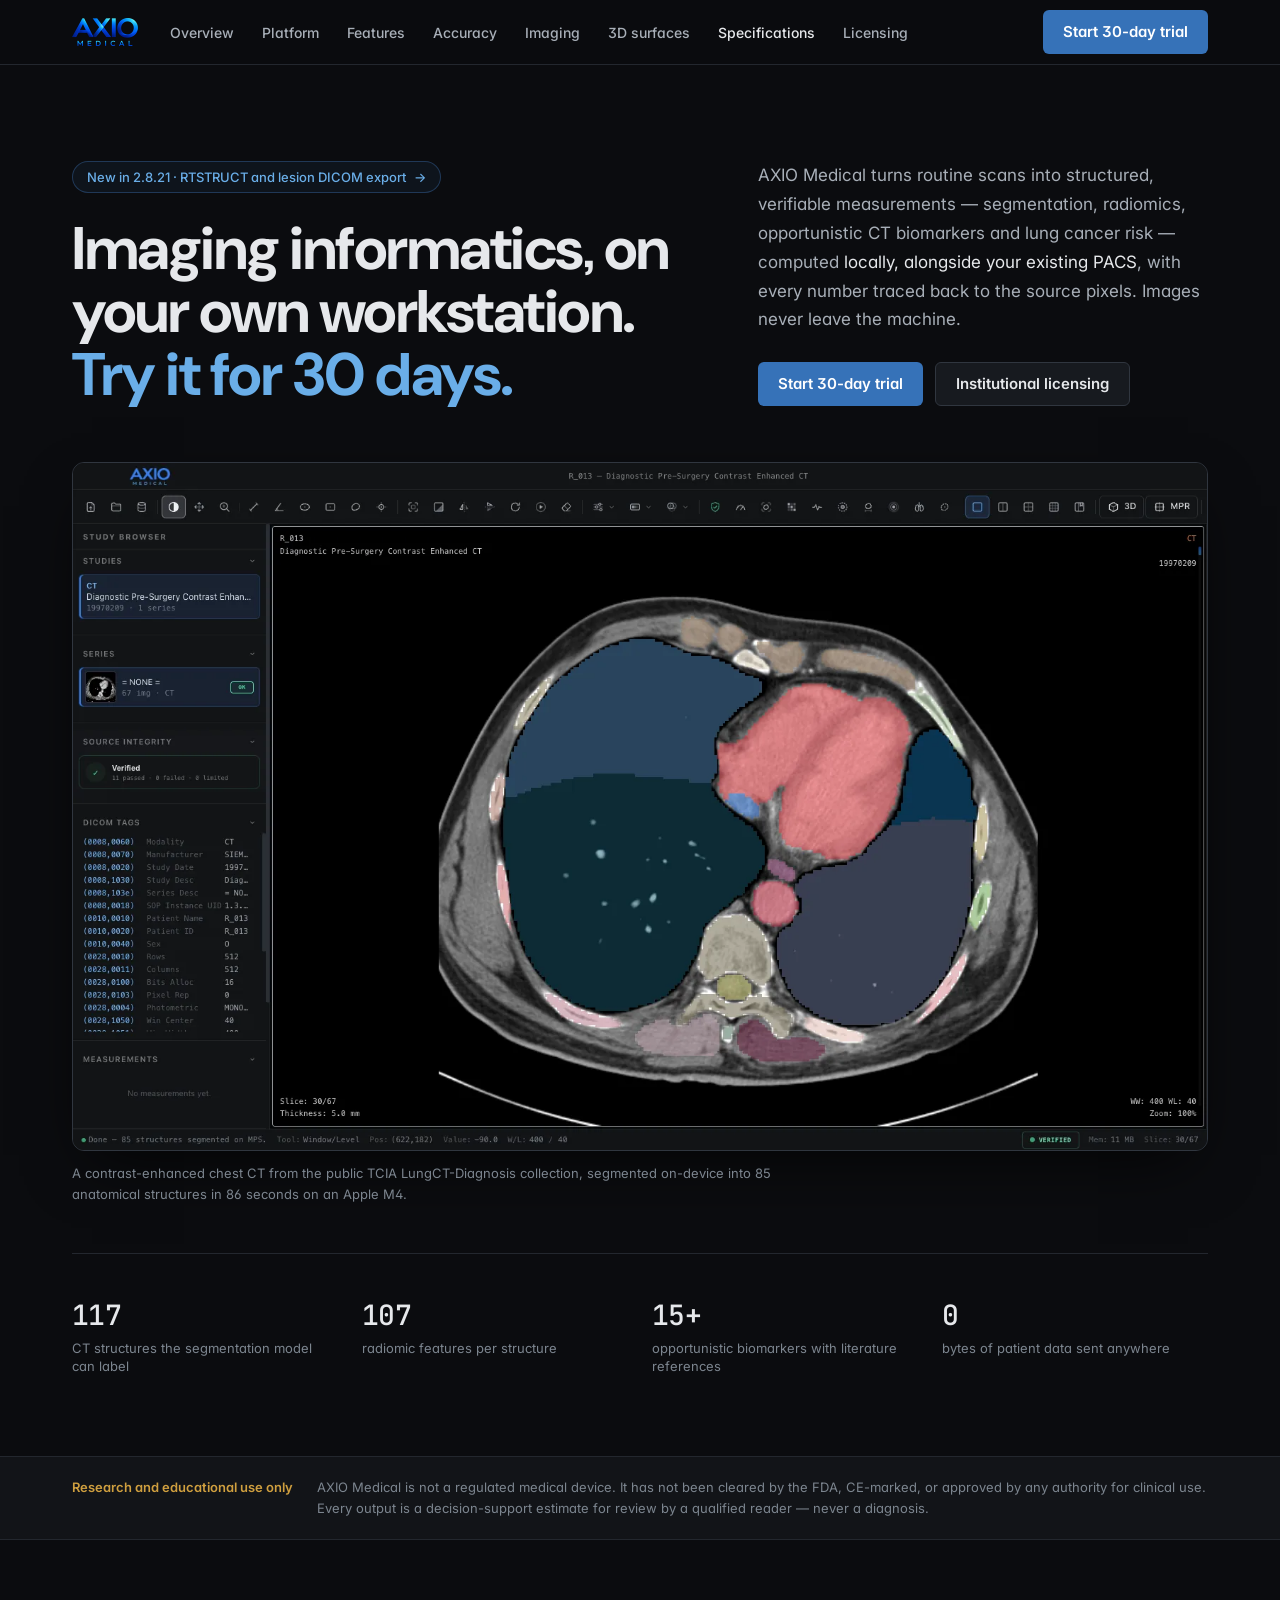
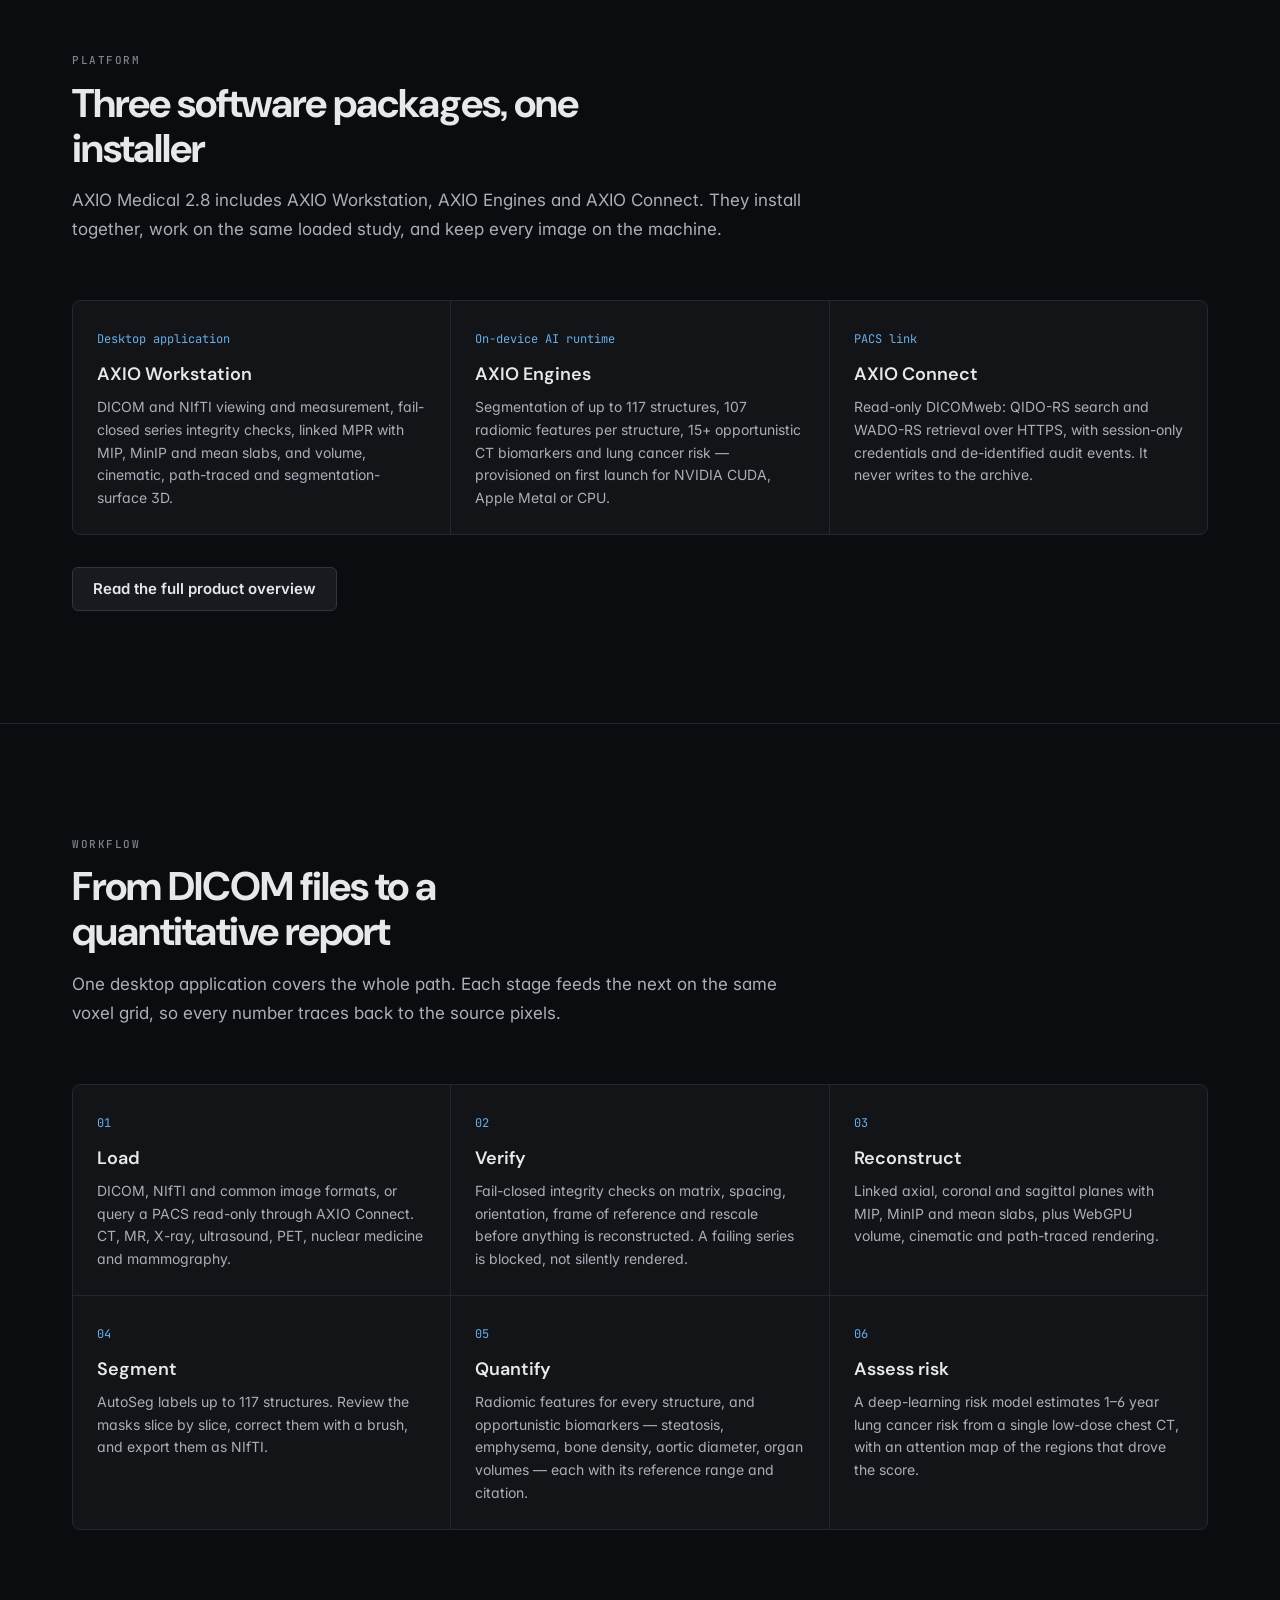
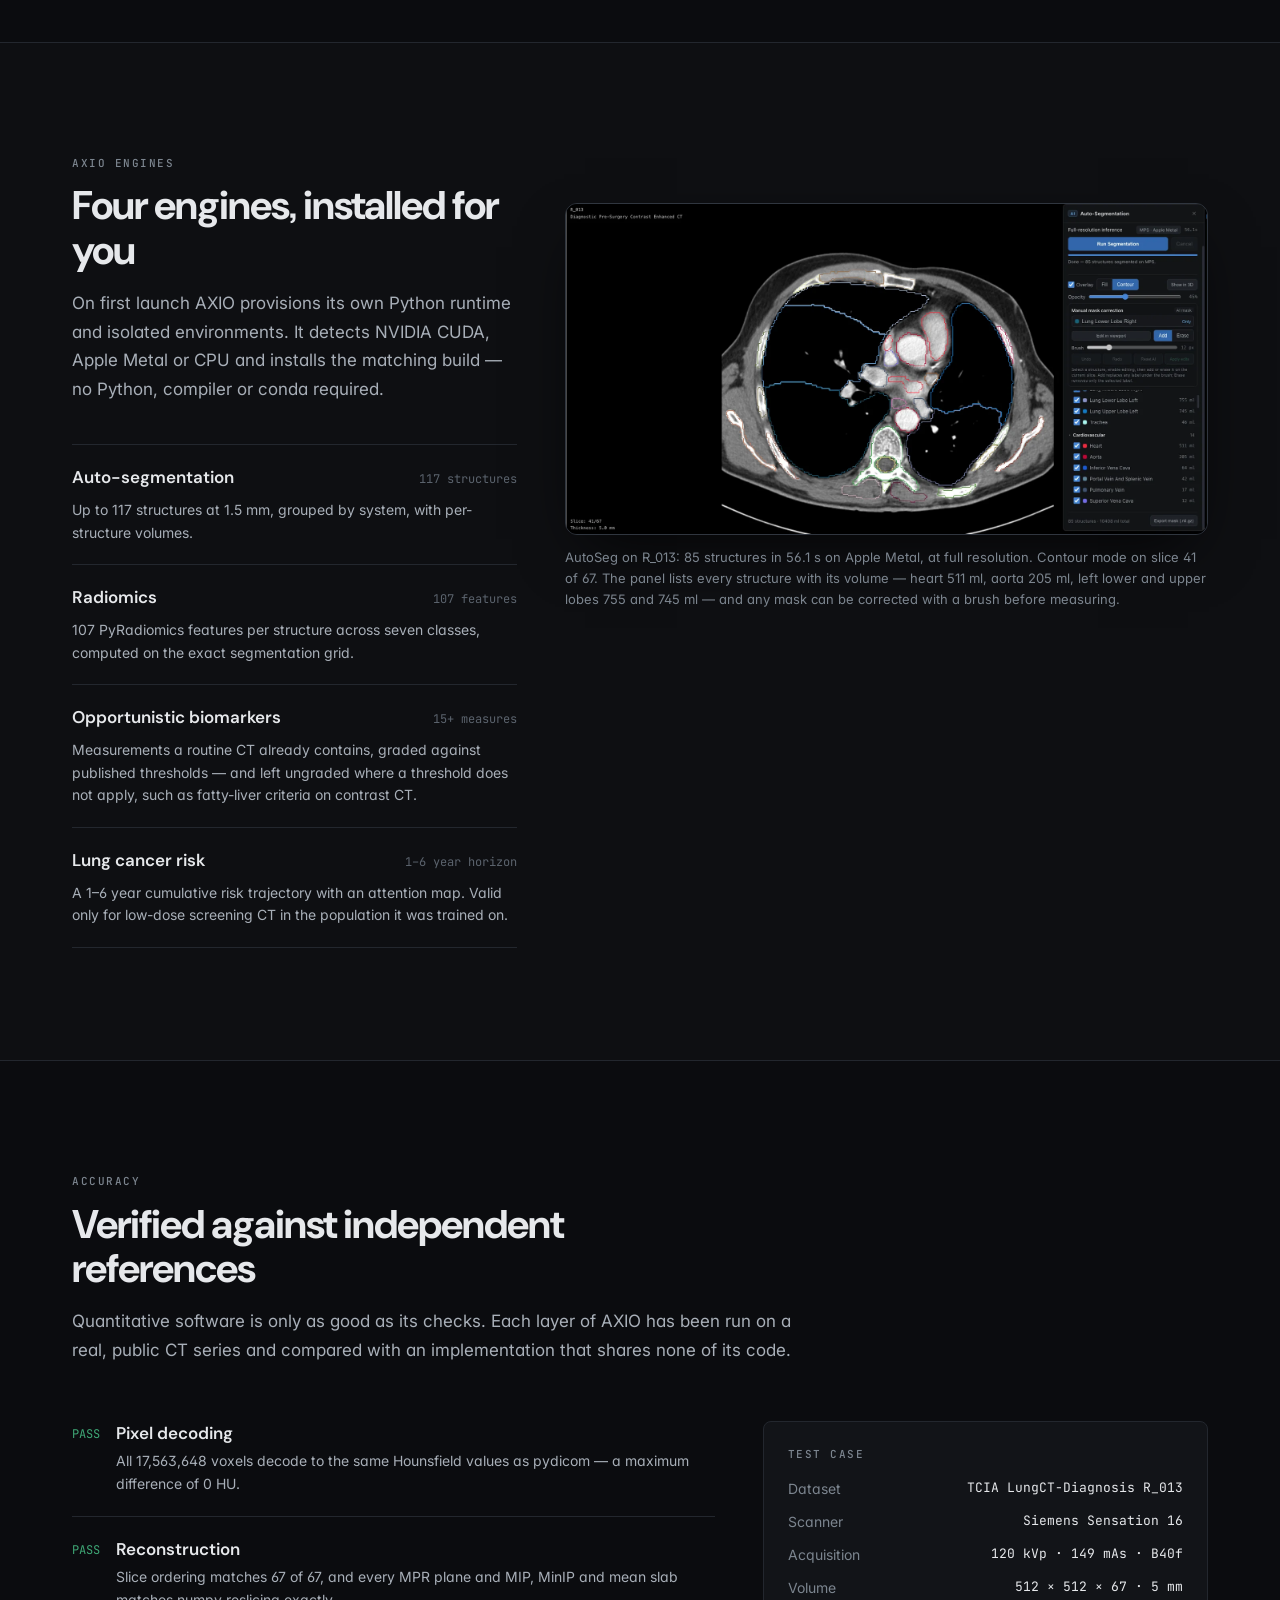
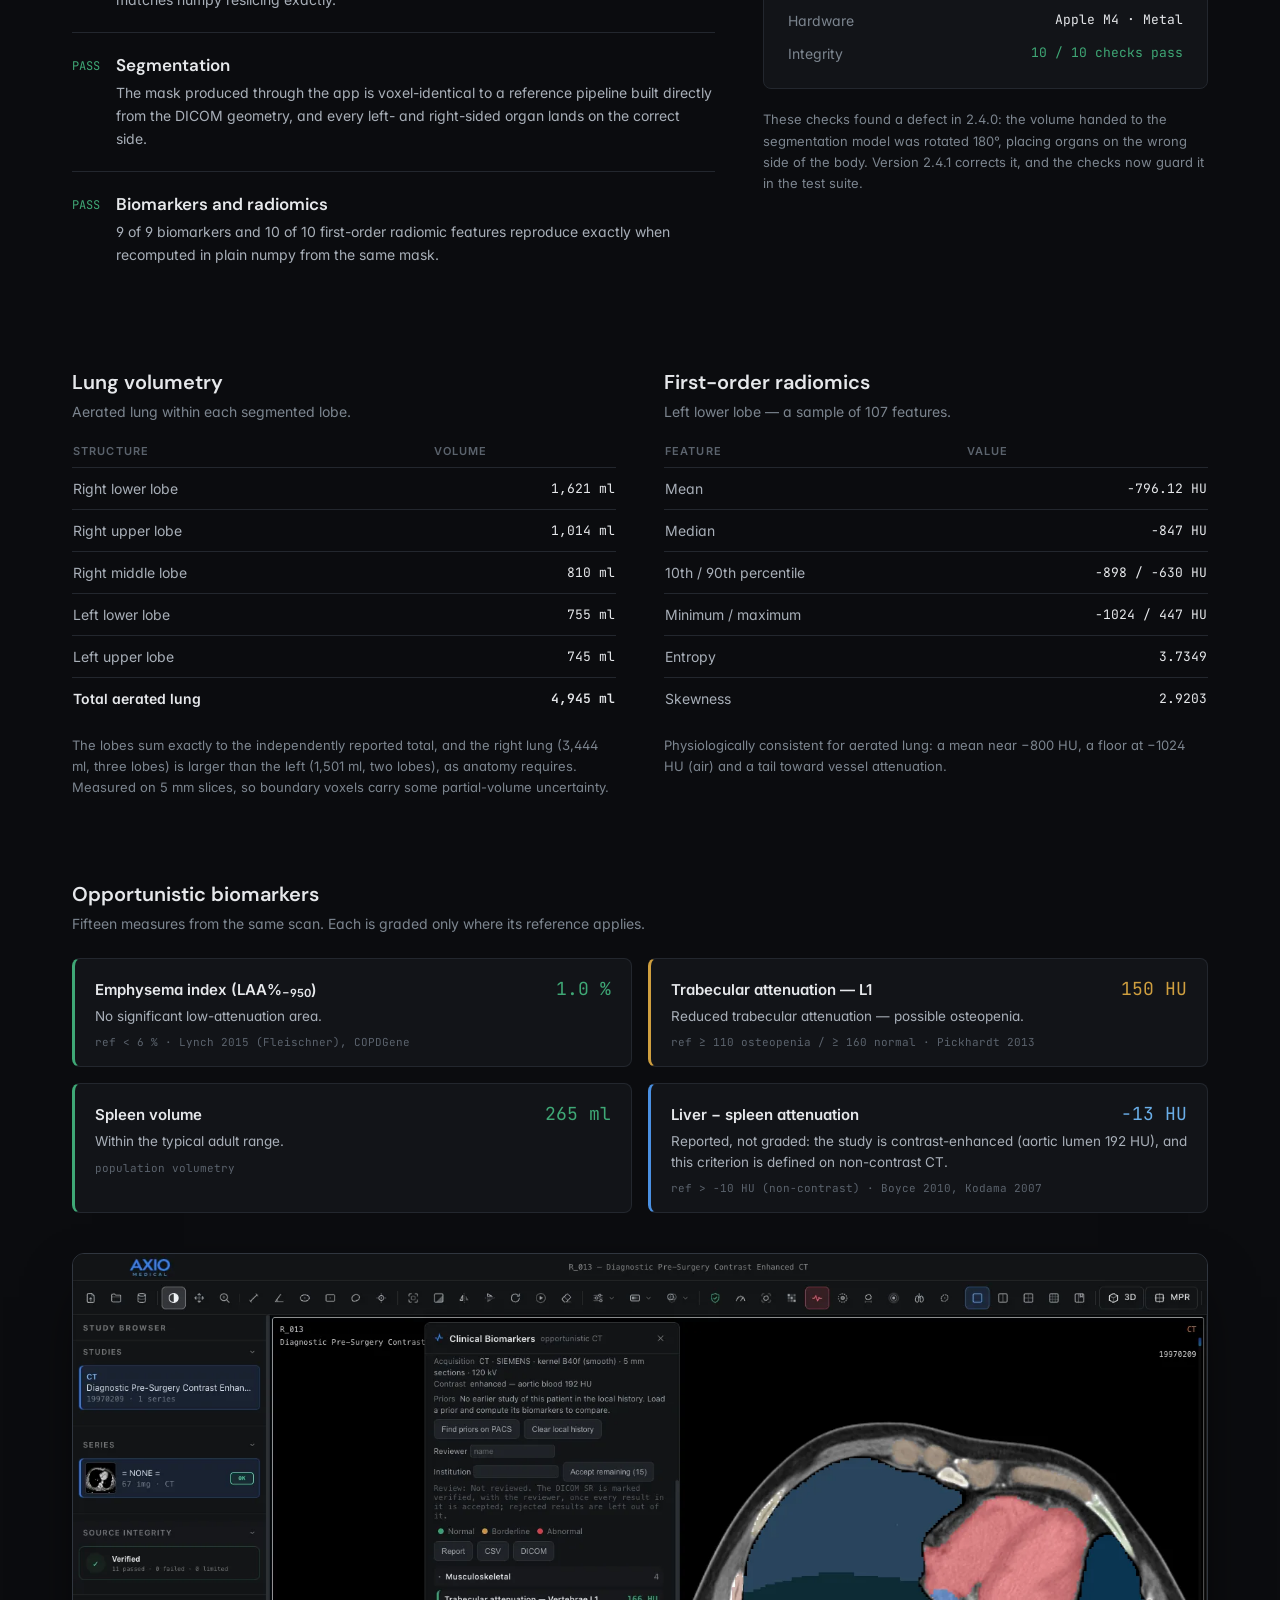
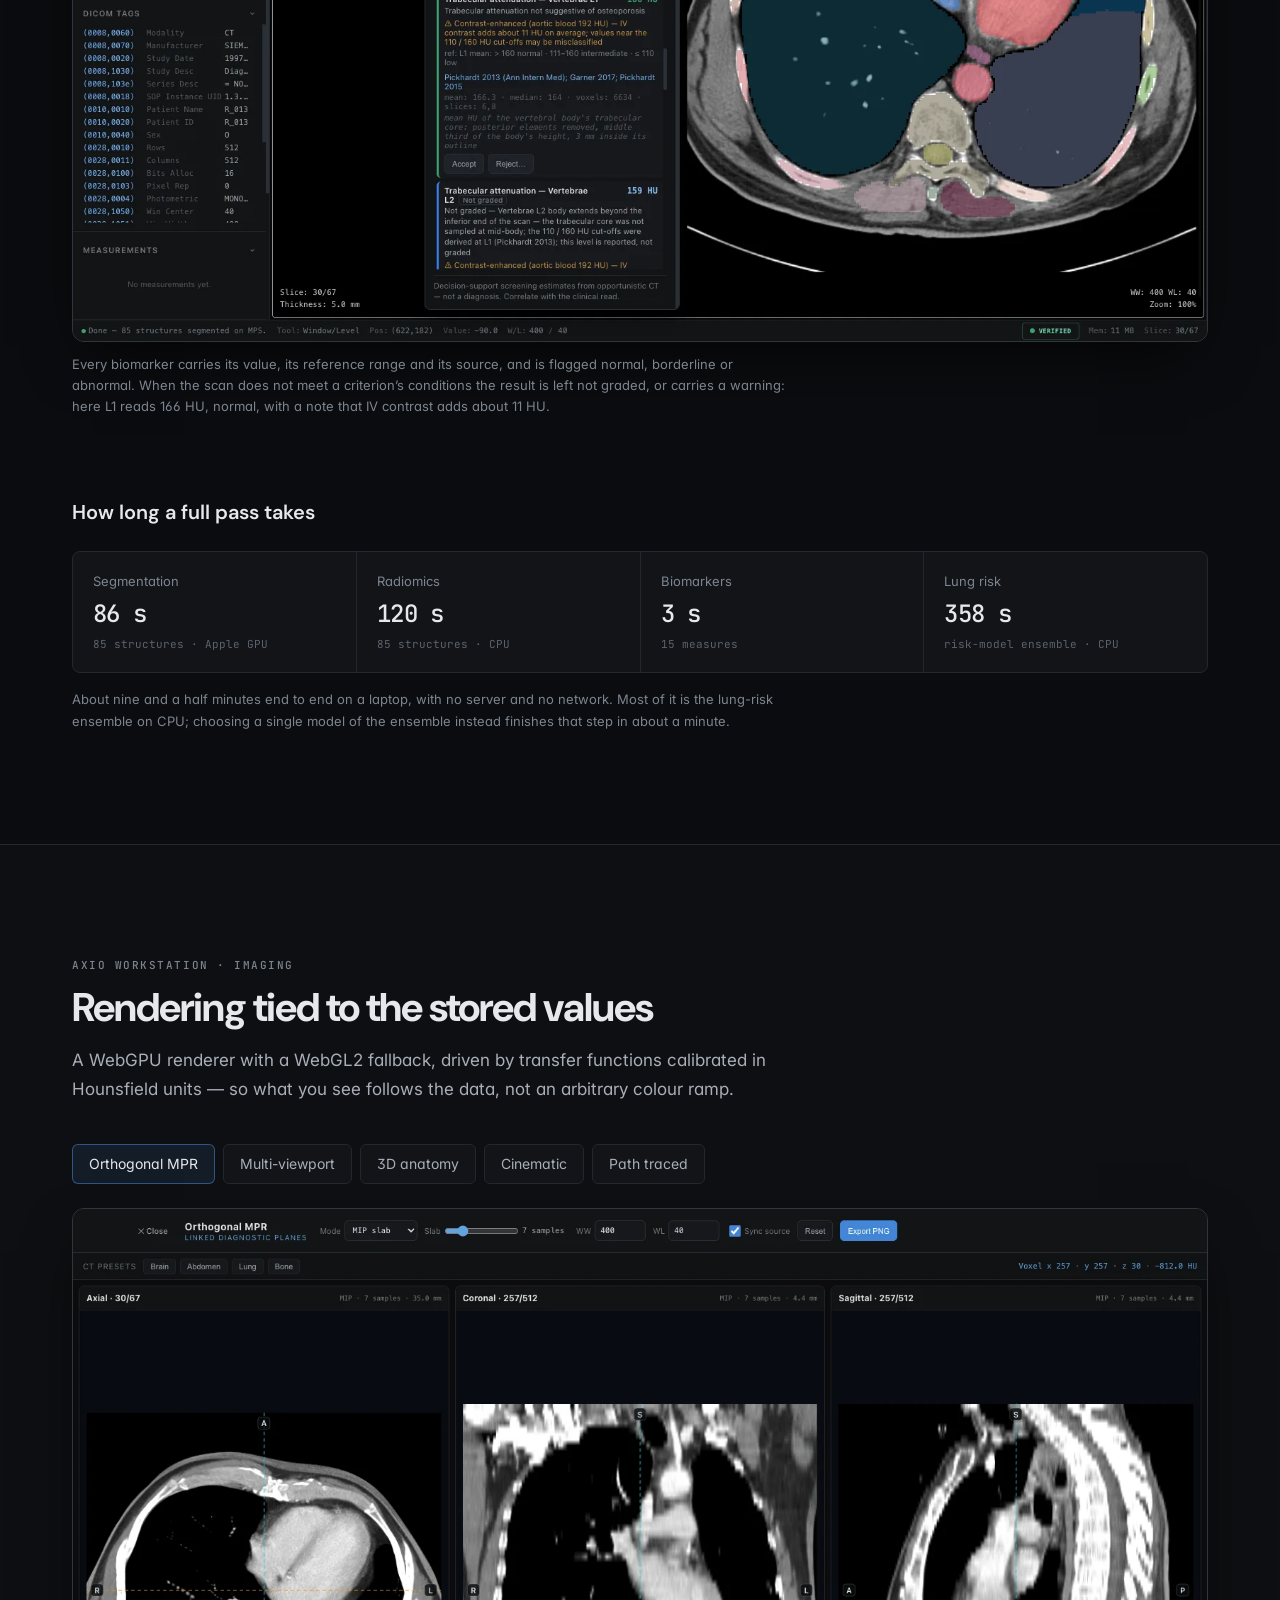
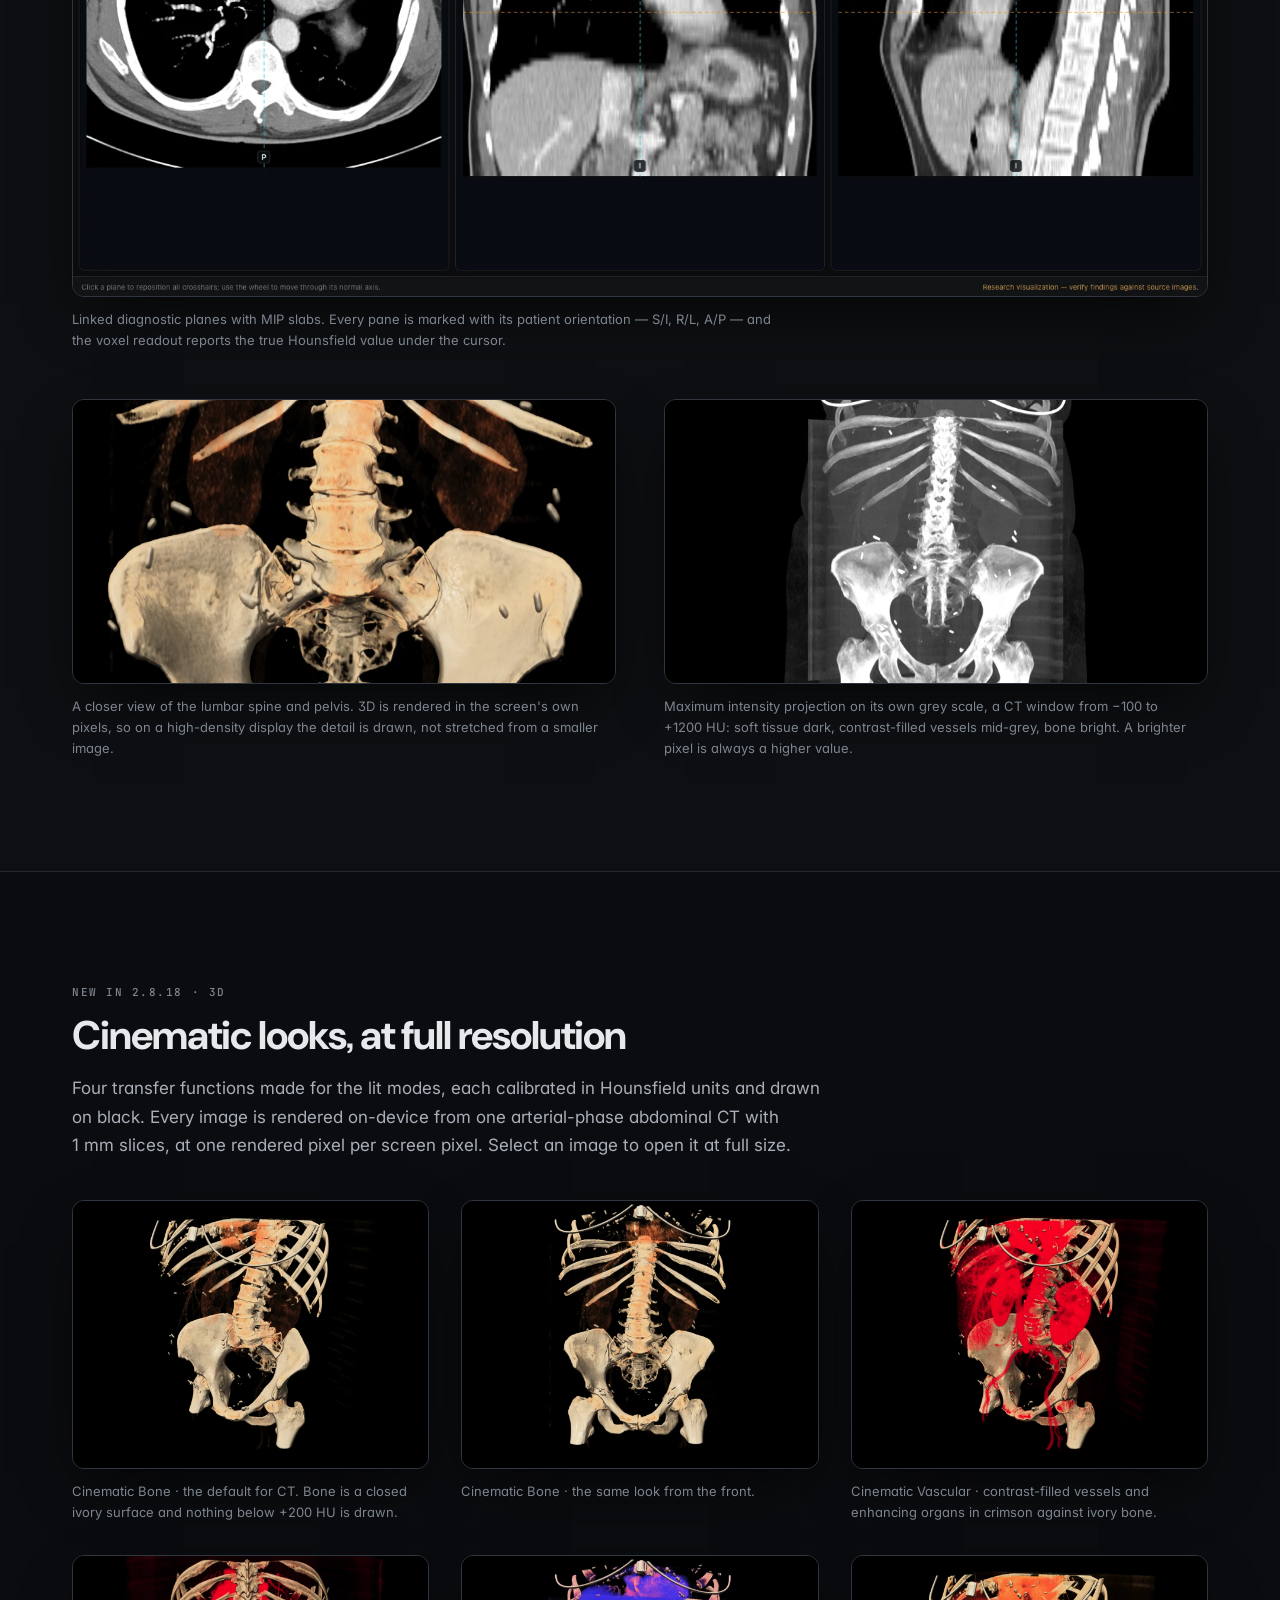
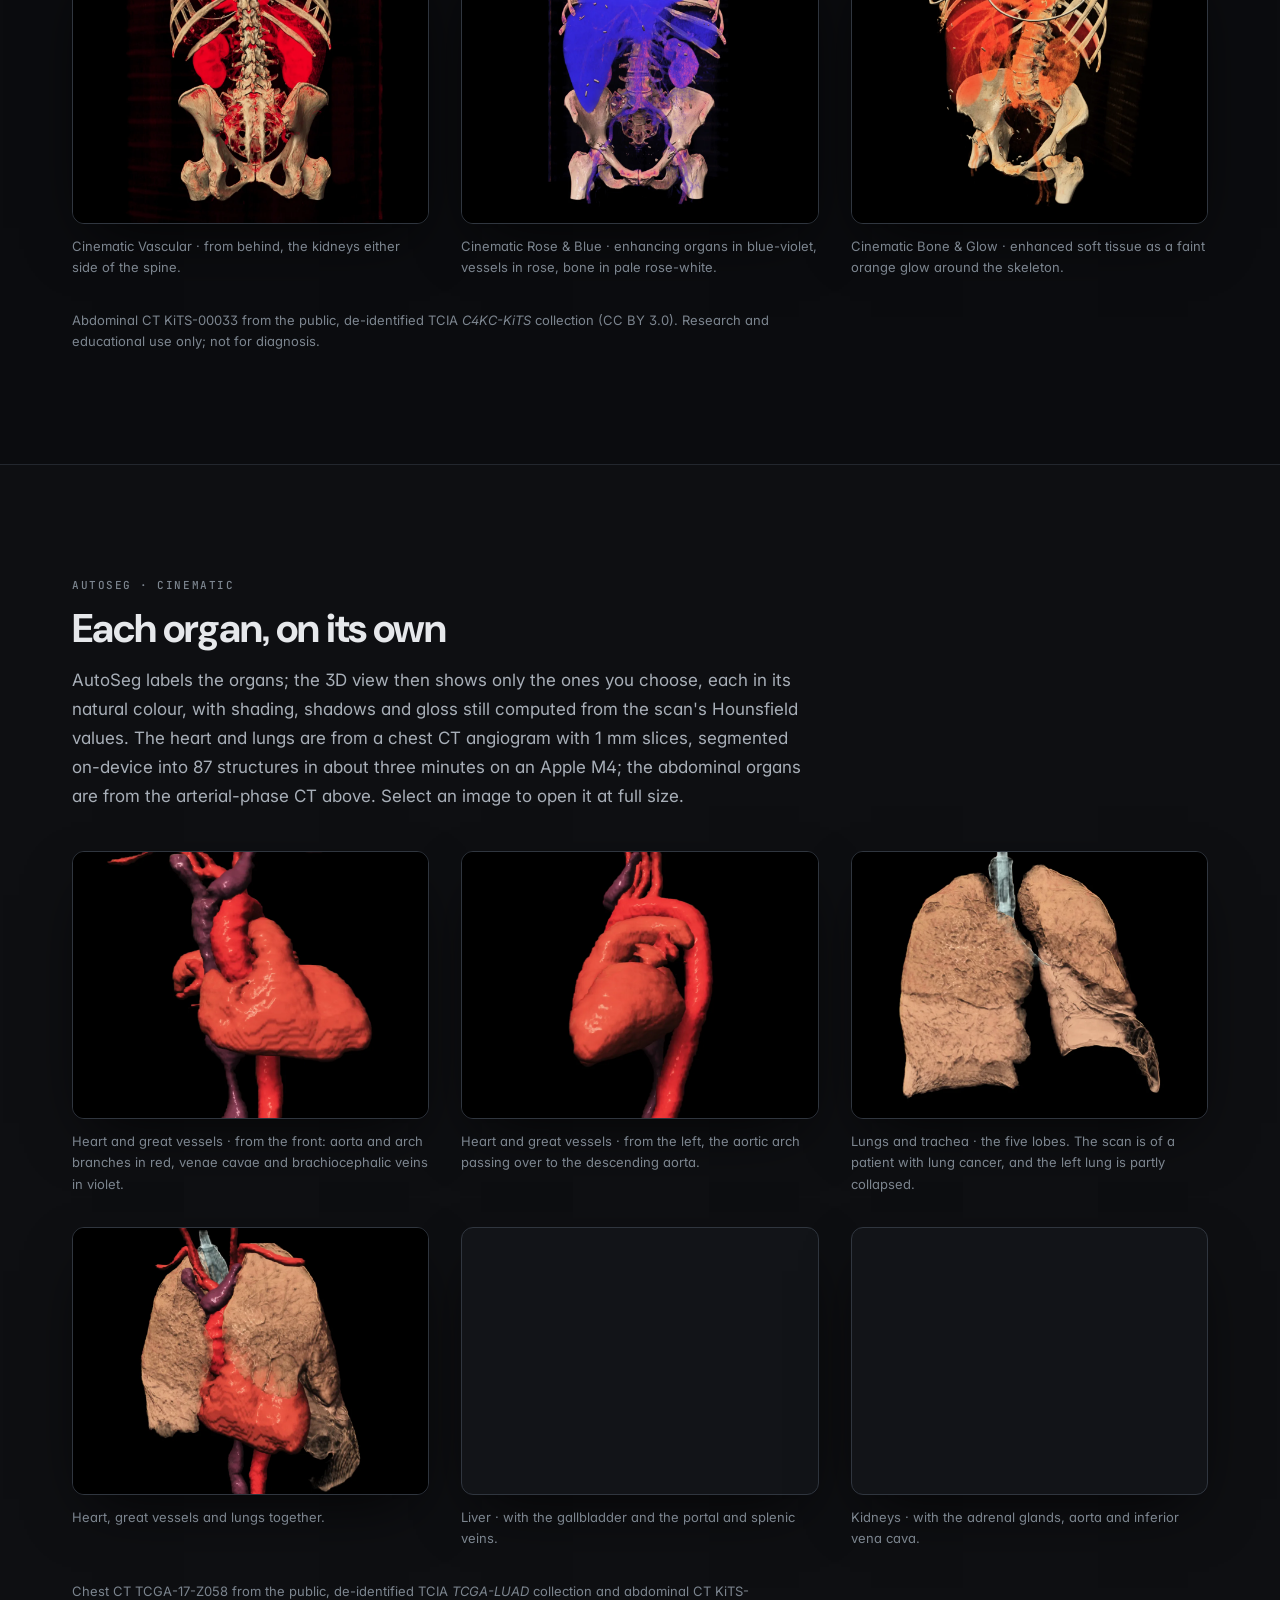
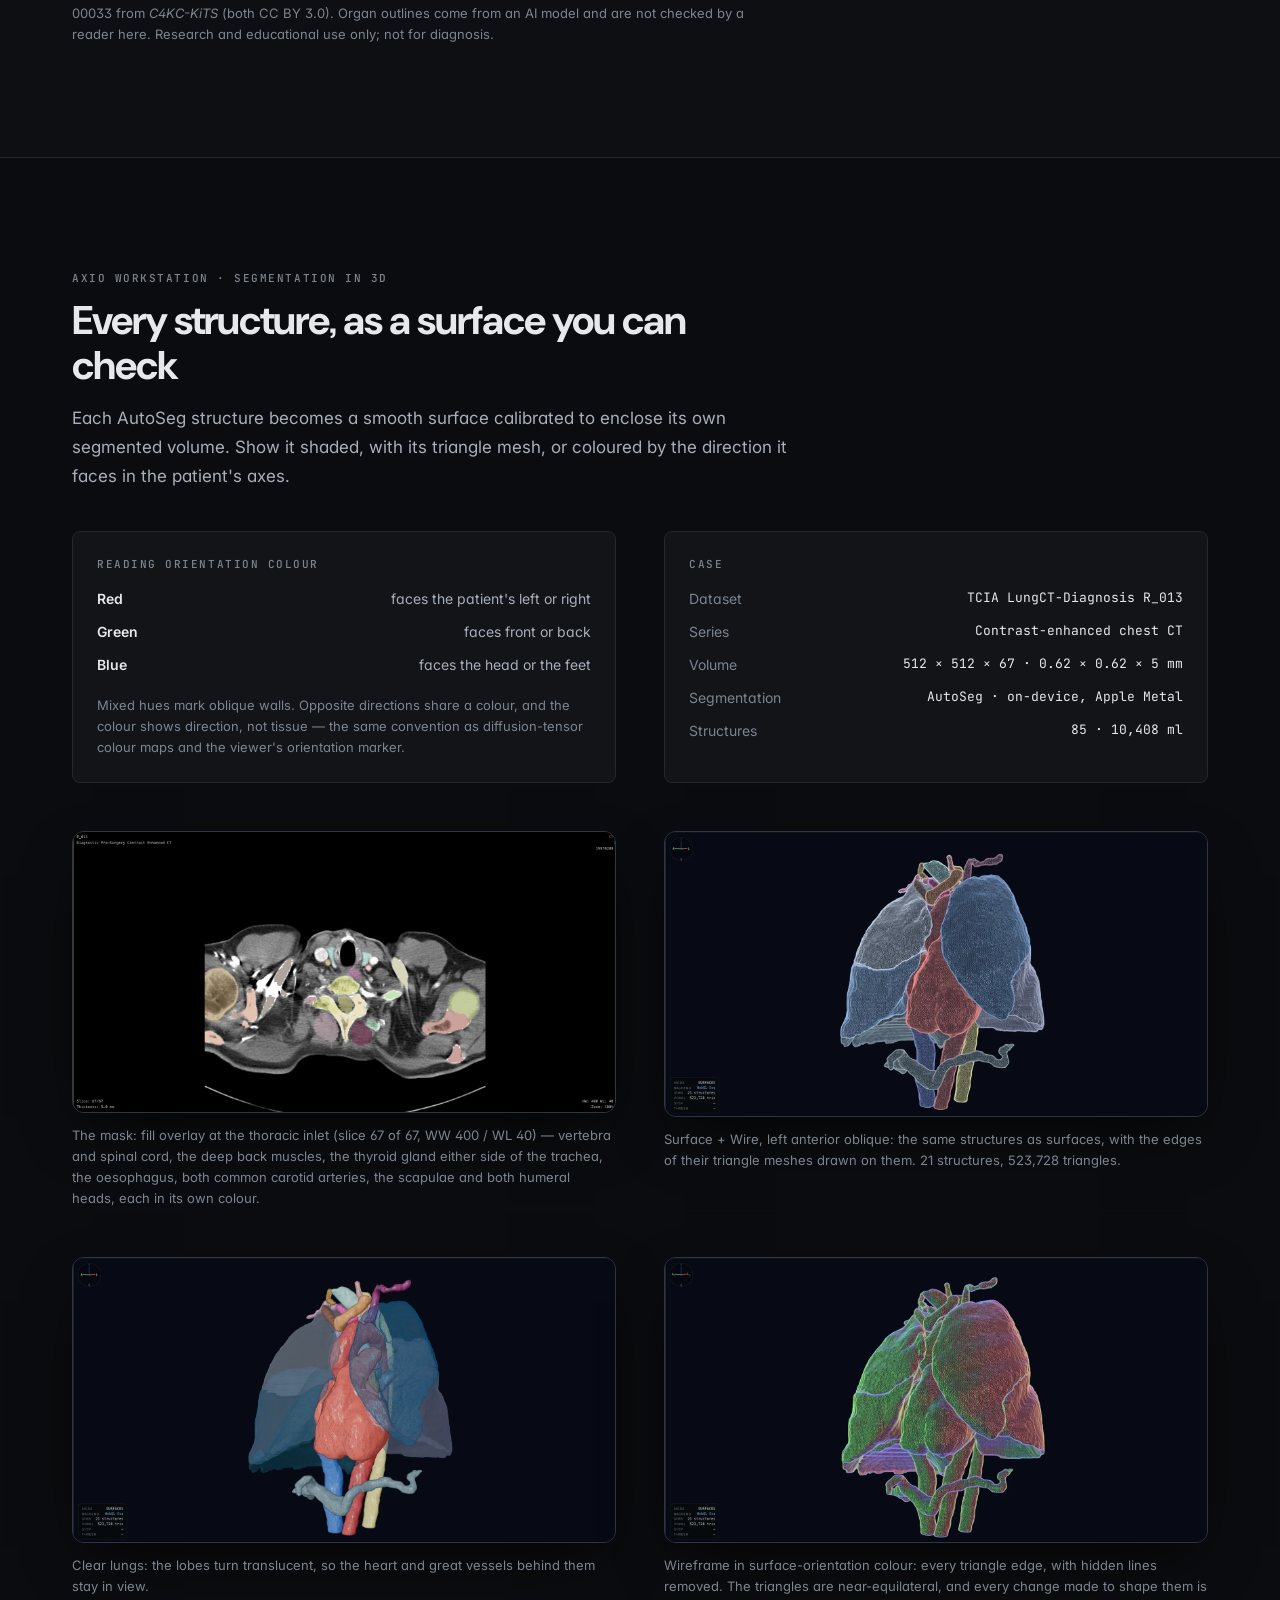
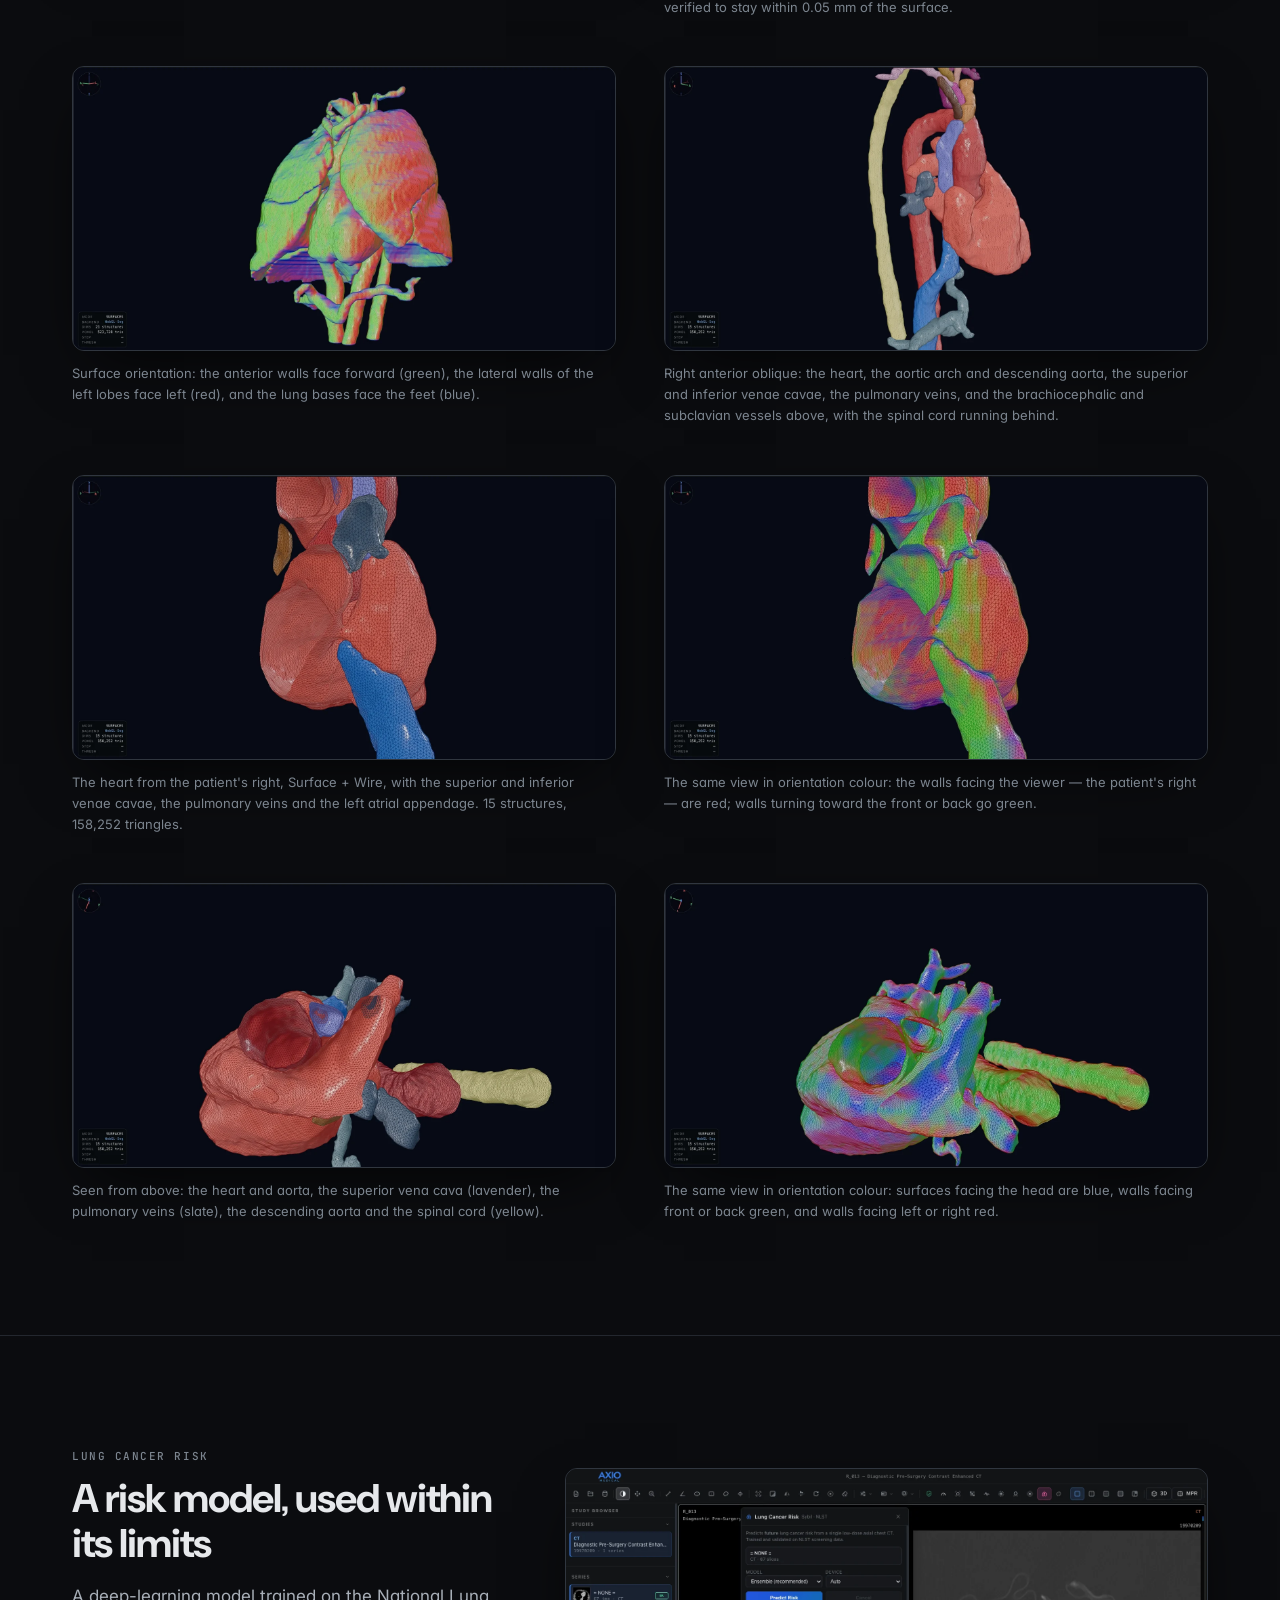
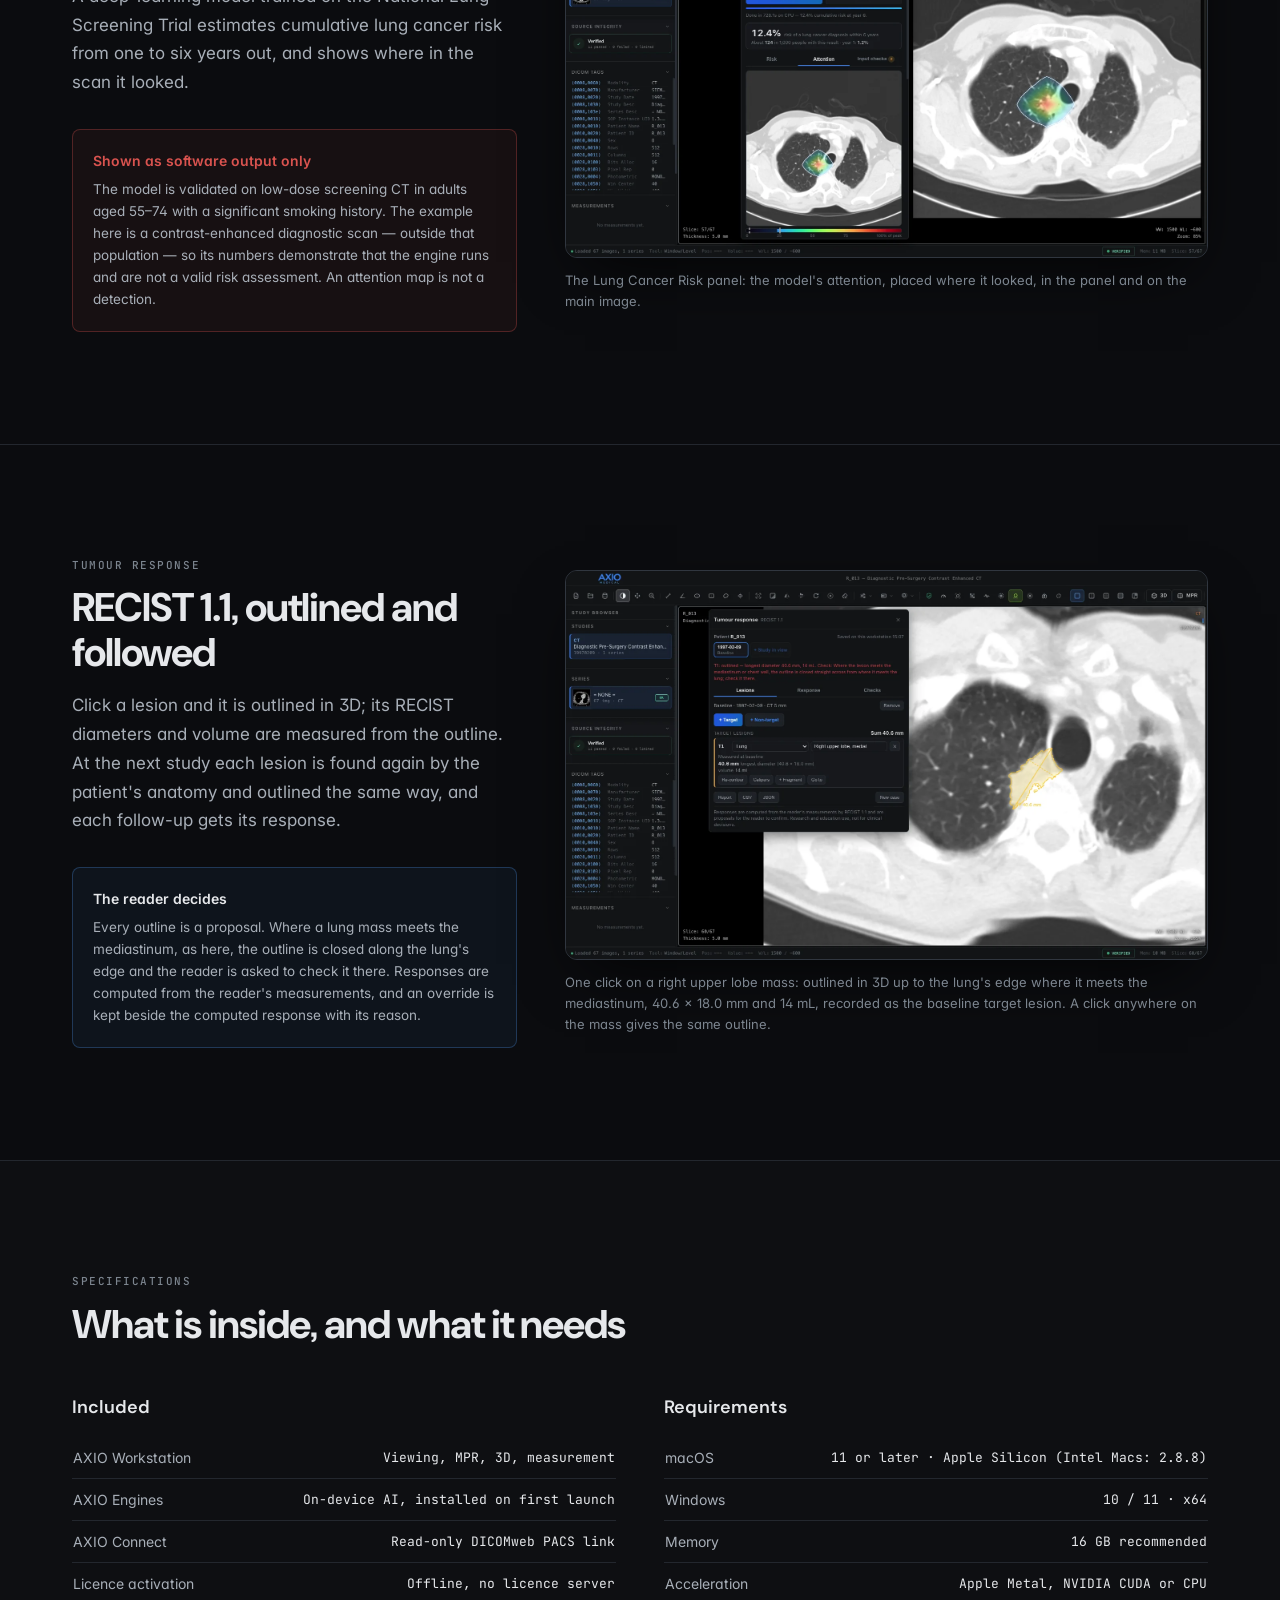
<file: index.html>
<!DOCTYPE html>
<html lang="en">
<head>
<meta charset="UTF-8">
<meta name="viewport" content="width=device-width, initial-scale=1">
<title>AXIO Medical — imaging informatics workstation</title>
<meta name="description" content="AXIO Medical is an imaging informatics workstation for research institutions: on-device segmentation of 117 structures, radiomics, opportunistic CT biomarkers and lung cancer risk, with a read-only link to your PACS. 30-day trial; institutional licensing. Runs offline on macOS and Windows.">
<meta name="theme-color" content="#0b0c0f">
<meta property="og:type" content="website">
<meta property="og:title" content="AXIO Medical — imaging informatics workstation">
<meta property="og:description" content="Routine scans turned into structured, verifiable measurements — segmentation, radiomics, opportunistic biomarkers and lung cancer risk — computed on your own workstation.">
<meta property="og:image" content="https://godsonj64.github.io/axiomedical3-releases/img/og.png">
<meta name="twitter:card" content="summary_large_image">
<link rel="icon" type="image/png" href="img/favicon.png">
<link rel="apple-touch-icon" href="img/apple-touch-icon.png">
<link rel="preconnect" href="https://fonts.googleapis.com">
<link rel="preconnect" href="https://fonts.gstatic.com" crossorigin>
<link rel="stylesheet" href="https://fonts.googleapis.com/css2?family=DM+Sans:opsz,wght@9..40,500;9..40,600;9..40,700&family=Inter:wght@400;500;600&family=JetBrains+Mono:wght@400;500&display=swap">
<link rel="stylesheet" href="assets/site.css">
</head>
<body>

<a href="#main" class="sr-only focus:not-sr-only focus:fixed focus:left-4 focus:top-4 focus:z-[100] focus:rounded-md focus:bg-accent-strong focus:px-4 focus:py-2 focus:text-white">Skip to content</a>

<!-- ───────────────────────── header ───────────────────────── -->
<header class="sticky top-0 z-50 border-b border-line bg-ground/85 backdrop-blur-md">
  <div class="wrap flex h-16 items-center gap-8">
    <a href="#top" class="shrink-0" aria-label="AXIO Medical home"><img src="img/logo.png" alt="AXIO Medical" class="h-7 w-auto" width="66" height="28"></a>
    <nav id="navLinks" aria-label="Primary"
         class="absolute left-0 right-0 top-16 hidden flex-col border-b border-line bg-panel px-6 py-2
                lg:static lg:flex lg:flex-row lg:items-center lg:gap-7 lg:border-0 lg:bg-transparent lg:p-0">
      <a class="nav-link" href="overview.html">Overview</a>
      <a class="nav-link" href="#platform">Platform</a>
      <a class="nav-link" href="#features">Features</a>
      <a class="nav-link" href="#accuracy">Accuracy</a>
      <a class="nav-link" href="#imaging">Imaging</a>
      <a class="nav-link" href="#surfaces">3D surfaces</a>
      <a class="nav-link" href="#specs">Specifications</a>
      <a class="nav-link" href="#licensing">Licensing</a>
    </nav>
    <div class="ml-auto flex items-center gap-3">
      <a href="#download" class="btn-primary hidden sm:inline-flex">Start 30-day trial</a>
      <button id="navToggle" type="button" aria-expanded="false" aria-controls="navLinks" aria-label="Open menu"
              class="inline-flex h-11 w-11 items-center justify-center rounded-md text-ink-2 hover:bg-panel-2 lg:hidden">
        <svg width="20" height="20" viewBox="0 0 20 20" fill="none" stroke="currentColor" stroke-width="1.6" aria-hidden="true"><path d="M3 6h14M3 10h14M3 14h14"/></svg>
      </button>
    </div>
  </div>
</header>

<main id="main">

<!-- ───────────────────────── hero ───────────────────────── -->
<section id="top" class="border-b border-line">
  <div class="wrap pb-16 pt-16 md:pb-20 md:pt-24">
    <div class="grid gap-10 lg:grid-cols-12 lg:items-end">
      <div class="lg:col-span-7">
        <a href="#download" class="mb-6 inline-flex min-h-[32px] items-center gap-2 rounded-full border border-accent/30 bg-accent/[0.06] px-3.5 text-[13px] font-medium text-accent-tint transition-colors hover:border-accent/60">New in 2.8.21 · RTSTRUCT and lesion DICOM export <span aria-hidden="true">→</span></a>
        <h1 class="font-display text-[clamp(2.25rem,5.2vw,3.75rem)] font-bold leading-[1.05] tracking-tightest">
          Imaging informatics, on your own workstation.
          <span class="text-accent-tint">Try it for 30 days.</span>
        </h1>
      </div>
      <div class="lg:col-span-5">
        <p class="text-[17px] leading-[1.7] text-ink-2">
          AXIO Medical turns routine scans into structured, verifiable measurements — segmentation,
          radiomics, opportunistic CT biomarkers and lung cancer risk — computed
          <span class="text-ink-1">locally, alongside your existing PACS</span>, with every number traced
          back to the source pixels. Images never leave the machine.
        </p>
        <div class="mt-7 flex flex-wrap gap-3">
          <a href="#download" class="btn-primary">Start 30-day trial</a>
          <a href="#licensing" class="btn-secondary">Institutional licensing</a>
        </div>
      </div>
    </div>

    <figure class="mt-14">
      <div class="figure-frame">
        <img src="img/hero.webp" width="1600" height="969" fetchpriority="high"
             alt="AXIO Medical showing an axial chest CT with AI segmentation overlaid: lung lobes, heart, aorta, vertebra and ribs each in their own colour.">
      </div>
      <figcaption class="caption">A contrast-enhanced chest CT from the public TCIA LungCT-Diagnosis collection, segmented on-device into 85 anatomical structures in 86 seconds on an Apple M4.</figcaption>
    </figure>

    <dl class="mt-12 grid grid-cols-2 gap-x-6 gap-y-8 border-t border-line pt-10 md:grid-cols-4">
      <div><dt class="sr-only">Structures</dt><dd class="stat-num">117</dd><dd class="stat-label">CT structures the segmentation model can label</dd></div>
      <div><dt class="sr-only">Features</dt><dd class="stat-num">107</dd><dd class="stat-label">radiomic features per structure</dd></div>
      <div><dt class="sr-only">Biomarkers</dt><dd class="stat-num">15+</dd><dd class="stat-label">opportunistic biomarkers with literature references</dd></div>
      <div><dt class="sr-only">Offline</dt><dd class="stat-num">0</dd><dd class="stat-label">bytes of patient data sent anywhere</dd></div>
    </dl>
  </div>
</section>

<!-- ───────────────────────── safety ───────────────────────── -->
<aside class="border-b border-line bg-panel" aria-label="Intended use">
  <div class="wrap flex flex-col gap-2 py-5 md:flex-row md:items-baseline md:gap-6">
    <p class="shrink-0 text-[13px] font-semibold text-warn">Research and educational use only</p>
    <p class="text-[13px] leading-relaxed text-ink-3">AXIO Medical is not a regulated medical device. It has not been cleared by the FDA, CE-marked, or approved by any authority for clinical use. Every output is a decision-support estimate for review by a qualified reader — never a diagnosis.</p>
  </div>
</aside>

<!-- ───────────────────────── platform ───────────────────────── -->
<section id="platform" class="border-b border-line">
  <div class="wrap py-20 md:py-28">
    <p class="eyebrow">Platform</p>
    <h2 class="h-section mt-3 max-w-[22ch]">Three software packages, one installer</h2>
    <p class="lede mt-4">AXIO Medical 2.8 includes AXIO Workstation, AXIO Engines and AXIO Connect. They install together, work on the same loaded study, and keep every image on the machine.</p>

    <ol class="mt-14 grid gap-px overflow-hidden rounded-lg border border-line bg-line sm:grid-cols-2 lg:grid-cols-3">
      <li class="bg-panel p-6">
        <span class="font-mono text-[12px] text-accent-tint">Desktop application</span>
        <h3 class="mt-3 font-display text-[18px] font-semibold">AXIO Workstation</h3>
        <p class="mt-2 text-[14px] leading-relaxed text-ink-2">DICOM and NIfTI viewing and measurement, fail-closed series integrity checks, linked MPR with MIP, MinIP and mean slabs, and volume, cinematic, path-traced and segmentation-surface 3D.</p>
      </li>
      <li class="bg-panel p-6">
        <span class="font-mono text-[12px] text-accent-tint">On-device AI runtime</span>
        <h3 class="mt-3 font-display text-[18px] font-semibold">AXIO Engines</h3>
        <p class="mt-2 text-[14px] leading-relaxed text-ink-2">Segmentation of up to 117 structures, 107 radiomic features per structure, 15+ opportunistic CT biomarkers and lung cancer risk — provisioned on first launch for NVIDIA CUDA, Apple Metal or CPU.</p>
      </li>
      <li class="bg-panel p-6">
        <span class="font-mono text-[12px] text-accent-tint">PACS link</span>
        <h3 class="mt-3 font-display text-[18px] font-semibold">AXIO Connect</h3>
        <p class="mt-2 text-[14px] leading-relaxed text-ink-2">Read-only DICOMweb: QIDO-RS search and WADO-RS retrieval over HTTPS, with session-only credentials and de-identified audit events. It never writes to the archive.</p>
      </li>
    </ol>
    <p class="mt-8"><a href="overview.html" class="btn-secondary">Read the full product overview</a></p>
  </div>
</section>

<!-- ───────────────────────── workflow ───────────────────────── -->
<section id="features" class="border-b border-line">
  <div class="wrap py-20 md:py-28">
    <p class="eyebrow">Workflow</p>
    <h2 class="h-section mt-3 max-w-[20ch]">From DICOM files to a quantitative report</h2>
    <p class="lede mt-4">One desktop application covers the whole path. Each stage feeds the next on the same voxel grid, so every number traces back to the source pixels.</p>

    <ol class="mt-14 grid gap-px overflow-hidden rounded-lg border border-line bg-line sm:grid-cols-2 lg:grid-cols-3">
      <li class="bg-panel p-6">
        <span class="font-mono text-[12px] text-accent-tint">01</span>
        <h3 class="mt-3 font-display text-[18px] font-semibold">Load</h3>
        <p class="mt-2 text-[14px] leading-relaxed text-ink-2">DICOM, NIfTI and common image formats, or query a PACS read-only through AXIO Connect. CT, MR, X-ray, ultrasound, PET, nuclear medicine and mammography.</p>
      </li>
      <li class="bg-panel p-6">
        <span class="font-mono text-[12px] text-accent-tint">02</span>
        <h3 class="mt-3 font-display text-[18px] font-semibold">Verify</h3>
        <p class="mt-2 text-[14px] leading-relaxed text-ink-2">Fail-closed integrity checks on matrix, spacing, orientation, frame of reference and rescale before anything is reconstructed. A failing series is blocked, not silently rendered.</p>
      </li>
      <li class="bg-panel p-6">
        <span class="font-mono text-[12px] text-accent-tint">03</span>
        <h3 class="mt-3 font-display text-[18px] font-semibold">Reconstruct</h3>
        <p class="mt-2 text-[14px] leading-relaxed text-ink-2">Linked axial, coronal and sagittal planes with MIP, MinIP and mean slabs, plus WebGPU volume, cinematic and path-traced rendering.</p>
      </li>
      <li class="bg-panel p-6">
        <span class="font-mono text-[12px] text-accent-tint">04</span>
        <h3 class="mt-3 font-display text-[18px] font-semibold">Segment</h3>
        <p class="mt-2 text-[14px] leading-relaxed text-ink-2">AutoSeg labels up to 117 structures. Review the masks slice by slice, correct them with a brush, and export them as NIfTI.</p>
      </li>
      <li class="bg-panel p-6">
        <span class="font-mono text-[12px] text-accent-tint">05</span>
        <h3 class="mt-3 font-display text-[18px] font-semibold">Quantify</h3>
        <p class="mt-2 text-[14px] leading-relaxed text-ink-2">Radiomic features for every structure, and opportunistic biomarkers — steatosis, emphysema, bone density, aortic diameter, organ volumes — each with its reference range and citation.</p>
      </li>
      <li class="bg-panel p-6">
        <span class="font-mono text-[12px] text-accent-tint">06</span>
        <h3 class="mt-3 font-display text-[18px] font-semibold">Assess risk</h3>
        <p class="mt-2 text-[14px] leading-relaxed text-ink-2">A deep-learning risk model estimates 1–6 year lung cancer risk from a single low-dose chest CT, with an attention map of the regions that drove the score.</p>
      </li>
    </ol>
  </div>
</section>

<!-- ───────────────────────── AI engines ───────────────────────── -->
<section class="border-b border-line bg-panel/40">
  <div class="wrap py-20 md:py-28">
    <div class="grid gap-12 lg:grid-cols-12">
      <div class="lg:col-span-5">
        <p class="eyebrow">AXIO Engines</p>
        <h2 class="h-section mt-3">Four engines, installed for you</h2>
        <p class="lede mt-4">On first launch AXIO provisions its own Python runtime and isolated environments. It detects NVIDIA CUDA, Apple Metal or CPU and installs the matching build — no Python, compiler or conda required.</p>

        <dl class="mt-10 divide-y divide-line border-y border-line">
          <div class="py-5">
            <dt class="flex flex-wrap items-baseline justify-between gap-x-4 gap-y-1"><span class="font-display text-[17px] font-semibold">Auto-segmentation</span><span class="font-mono text-[12px] text-ink-4">117 structures</span></dt>
            <dd class="mt-2 text-[14px] leading-relaxed text-ink-2">Up to 117 structures at 1.5 mm, grouped by system, with per-structure volumes.</dd>
          </div>
          <div class="py-5">
            <dt class="flex flex-wrap items-baseline justify-between gap-x-4 gap-y-1"><span class="font-display text-[17px] font-semibold">Radiomics</span><span class="font-mono text-[12px] text-ink-4">107 features</span></dt>
            <dd class="mt-2 text-[14px] leading-relaxed text-ink-2">107 PyRadiomics features per structure across seven classes, computed on the exact segmentation grid.</dd>
          </div>
          <div class="py-5">
            <dt class="flex flex-wrap items-baseline justify-between gap-x-4 gap-y-1"><span class="font-display text-[17px] font-semibold">Opportunistic biomarkers</span><span class="font-mono text-[12px] text-ink-4">15+ measures</span></dt>
            <dd class="mt-2 text-[14px] leading-relaxed text-ink-2">Measurements a routine CT already contains, graded against published thresholds — and left ungraded where a threshold does not apply, such as fatty-liver criteria on contrast CT.</dd>
          </div>
          <div class="py-5">
            <dt class="flex flex-wrap items-baseline justify-between gap-x-4 gap-y-1"><span class="font-display text-[17px] font-semibold">Lung cancer risk</span><span class="font-mono text-[12px] text-ink-4">1–6 year horizon</span></dt>
            <dd class="mt-2 text-[14px] leading-relaxed text-ink-2">A 1–6 year cumulative risk trajectory with an attention map. Valid only for low-dose screening CT in the population it was trained on.</dd>
          </div>
        </dl>
      </div>

      <figure class="lg:col-span-7 lg:pt-12">
        <div class="figure-frame">
          <img src="img/seg-contours.webp" width="1600" height="825" loading="lazy"
               alt="Axial chest CT at slice 41 of 67 with AI contours around the lung lobes, heart, aorta, vertebra and ribs, beside the Auto-Segmentation panel listing structure volumes.">
        </div>
        <figcaption class="caption">AutoSeg on R_013: 85 structures in 56.1 s on Apple Metal, at full resolution. Contour mode on slice 41 of 67. The panel lists every structure with its volume — heart 511 ml, aorta 205 ml, left lower and upper lobes 755 and 745 ml — and any mask can be corrected with a brush before measuring.</figcaption>
      </figure>
    </div>
  </div>
</section>

<!-- ───────────────────────── accuracy ───────────────────────── -->
<section id="accuracy" class="border-b border-line">
  <div class="wrap py-20 md:py-28">
    <p class="eyebrow">Accuracy</p>
    <h2 class="h-section mt-3 max-w-[22ch]">Verified against independent references</h2>
    <p class="lede mt-4">Quantitative software is only as good as its checks. Each layer of AXIO has been run on a real, public CT series and compared with an implementation that shares none of its code.</p>

    <div class="mt-14 grid gap-12 lg:grid-cols-12">
      <ol class="lg:col-span-7">
        <li class="check">
          <span class="mt-1 font-mono text-[12px] text-ok">PASS</span>
          <div><h3 class="font-display text-[17px] font-semibold">Pixel decoding</h3>
          <p class="mt-1 text-[14px] leading-relaxed text-ink-2">All 17,563,648 voxels decode to the same Hounsfield values as pydicom — a maximum difference of 0 HU.</p></div>
        </li>
        <li class="check">
          <span class="mt-1 font-mono text-[12px] text-ok">PASS</span>
          <div><h3 class="font-display text-[17px] font-semibold">Reconstruction</h3>
          <p class="mt-1 text-[14px] leading-relaxed text-ink-2">Slice ordering matches 67 of 67, and every MPR plane and MIP, MinIP and mean slab matches numpy reslicing exactly.</p></div>
        </li>
        <li class="check">
          <span class="mt-1 font-mono text-[12px] text-ok">PASS</span>
          <div><h3 class="font-display text-[17px] font-semibold">Segmentation</h3>
          <p class="mt-1 text-[14px] leading-relaxed text-ink-2">The mask produced through the app is voxel-identical to a reference pipeline built directly from the DICOM geometry, and every left- and right-sided organ lands on the correct side.</p></div>
        </li>
        <li class="check">
          <span class="mt-1 font-mono text-[12px] text-ok">PASS</span>
          <div><h3 class="font-display text-[17px] font-semibold">Biomarkers and radiomics</h3>
          <p class="mt-1 text-[14px] leading-relaxed text-ink-2">9 of 9 biomarkers and 10 of 10 first-order radiomic features reproduce exactly when recomputed in plain numpy from the same mask.</p></div>
        </li>
      </ol>

      <div class="lg:col-span-5">
        <div class="card">
          <p class="eyebrow">Test case</p>
          <dl class="mt-4 space-y-3 text-[14px]">
            <div class="flex justify-between gap-4"><dt class="text-ink-3">Dataset</dt><dd class="text-right font-mono text-[13px]">TCIA LungCT-Diagnosis R_013</dd></div>
            <div class="flex justify-between gap-4"><dt class="text-ink-3">Scanner</dt><dd class="text-right font-mono text-[13px]">Siemens Sensation 16</dd></div>
            <div class="flex justify-between gap-4"><dt class="text-ink-3">Acquisition</dt><dd class="text-right font-mono text-[13px]">120 kVp · 149 mAs · B40f</dd></div>
            <div class="flex justify-between gap-4"><dt class="text-ink-3">Volume</dt><dd class="text-right font-mono text-[13px]">512 × 512 × 67 · 5 mm</dd></div>
            <div class="flex justify-between gap-4"><dt class="text-ink-3">Hardware</dt><dd class="text-right font-mono text-[13px]">Apple M4 · Metal</dd></div>
            <div class="flex justify-between gap-4"><dt class="text-ink-3">Integrity</dt><dd class="text-right font-mono text-[13px] text-ok">10 / 10 checks pass</dd></div>
          </dl>
        </div>
        <p class="fine mt-5">These checks found a defect in 2.4.0: the volume handed to the segmentation model was rotated 180°, placing organs on the wrong side of the body. Version 2.4.1 corrects it, and the checks now guard it in the test suite.</p>
      </div>
    </div>

    <div class="mt-20 grid gap-12 lg:grid-cols-2">
      <div>
        <h3 class="font-display text-[20px] font-semibold">Lung volumetry</h3>
        <p class="mt-1 text-[14px] text-ink-3">Aerated lung within each segmented lobe.</p>
        <table class="tbl mt-5">
          <thead><tr><th scope="col">Structure</th><th scope="col" class="text-right">Volume</th></tr></thead>
          <tbody>
            <tr><td>Right lower lobe</td><td>1,621 ml</td></tr>
            <tr><td>Right upper lobe</td><td>1,014 ml</td></tr>
            <tr><td>Right middle lobe</td><td>810 ml</td></tr>
            <tr><td>Left lower lobe</td><td>755 ml</td></tr>
            <tr><td>Left upper lobe</td><td>745 ml</td></tr>
            <tr class="total"><td>Total aerated lung</td><td>4,945 ml</td></tr>
          </tbody>
        </table>
        <p class="fine mt-4">The lobes sum exactly to the independently reported total, and the right lung (3,444 ml, three lobes) is larger than the left (1,501 ml, two lobes), as anatomy requires. Measured on 5 mm slices, so boundary voxels carry some partial-volume uncertainty.</p>
      </div>
      <div>
        <h3 class="font-display text-[20px] font-semibold">First-order radiomics</h3>
        <p class="mt-1 text-[14px] text-ink-3">Left lower lobe — a sample of 107 features.</p>
        <table class="tbl mt-5">
          <thead><tr><th scope="col">Feature</th><th scope="col" class="text-right">Value</th></tr></thead>
          <tbody>
            <tr><td>Mean</td><td>−796.12 HU</td></tr>
            <tr><td>Median</td><td>−847 HU</td></tr>
            <tr><td>10th / 90th percentile</td><td>−898 / −630 HU</td></tr>
            <tr><td>Minimum / maximum</td><td>−1024 / 447 HU</td></tr>
            <tr><td>Entropy</td><td>3.7349</td></tr>
            <tr><td>Skewness</td><td>2.9203</td></tr>
          </tbody>
        </table>
        <p class="fine mt-4">Physiologically consistent for aerated lung: a mean near −800 HU, a floor at −1024 HU (air) and a tail toward vessel attenuation.</p>
      </div>
    </div>

    <div class="mt-20">
      <h3 class="font-display text-[20px] font-semibold">Opportunistic biomarkers</h3>
      <p class="mt-1 text-[14px] text-ink-3">Fifteen measures from the same scan. Each is graded only where its reference applies.</p>
      <div class="mt-6 grid gap-4 md:grid-cols-2">
        <div class="metric border-l-ok">
          <div class="flex items-baseline justify-between gap-4"><h4 class="text-[15px] font-semibold">Emphysema index (LAA%<sub>−950</sub>)</h4><span class="font-mono text-[18px] text-ok">1.0 %</span></div>
          <p class="mt-1 text-[13.5px] text-ink-2">No significant low-attenuation area.</p>
          <p class="mt-2 font-mono text-[11px] text-ink-4">ref &lt; 6 % · Lynch 2015 (Fleischner), COPDGene</p>
        </div>
        <div class="metric border-l-warn">
          <div class="flex items-baseline justify-between gap-4"><h4 class="text-[15px] font-semibold">Trabecular attenuation — L1</h4><span class="font-mono text-[18px] text-warn">150 HU</span></div>
          <p class="mt-1 text-[13.5px] text-ink-2">Reduced trabecular attenuation — possible osteopenia.</p>
          <p class="mt-2 font-mono text-[11px] text-ink-4">ref ≥ 110 osteopenia / ≥ 160 normal · Pickhardt 2013</p>
        </div>
        <div class="metric border-l-ok">
          <div class="flex items-baseline justify-between gap-4"><h4 class="text-[15px] font-semibold">Spleen volume</h4><span class="font-mono text-[18px] text-ok">265 ml</span></div>
          <p class="mt-1 text-[13.5px] text-ink-2">Within the typical adult range.</p>
          <p class="mt-2 font-mono text-[11px] text-ink-4">population volumetry</p>
        </div>
        <div class="metric border-l-accent">
          <div class="flex items-baseline justify-between gap-4"><h4 class="text-[15px] font-semibold">Liver − spleen attenuation</h4><span class="font-mono text-[18px] text-accent-tint">−13 HU</span></div>
          <p class="mt-1 text-[13.5px] text-ink-2">Reported, not graded: the study is contrast-enhanced (aortic lumen 192 HU), and this criterion is defined on non-contrast CT.</p>
          <p class="mt-2 font-mono text-[11px] text-ink-4">ref &gt; −10 HU (non-contrast) · Boyce 2010, Kodama 2007</p>
        </div>
      </div>

      <figure class="mt-10">
        <div class="figure-frame">
          <img src="img/biomarkers.webp" width="1600" height="969" loading="lazy"
               alt="The Clinical Biomarkers panel: the acquisition and contrast checks, the review controls, and L1 trabecular attenuation of 166 HU flagged normal, with its reference range, its sources and a contrast warning.">
        </div>
        <figcaption class="caption">Every biomarker carries its value, its reference range and its source, and is flagged normal, borderline or abnormal. When the scan does not meet a criterion’s conditions the result is left not graded, or carries a warning: here L1 reads 166 HU, normal, with a note that IV contrast adds about 11 HU.</figcaption>
      </figure>
    </div>

    <div class="mt-20">
      <h3 class="font-display text-[20px] font-semibold">How long a full pass takes</h3>
      <dl class="mt-6 grid gap-px overflow-hidden rounded-lg border border-line bg-line sm:grid-cols-2 lg:grid-cols-4">
        <div class="bg-panel p-5"><dt class="text-[13px] text-ink-3">Segmentation</dt><dd class="stat-num mt-1 text-[24px]">86 s</dd><dd class="mt-1 font-mono text-[11px] text-ink-4">85 structures · Apple GPU</dd></div>
        <div class="bg-panel p-5"><dt class="text-[13px] text-ink-3">Radiomics</dt><dd class="stat-num mt-1 text-[24px]">120 s</dd><dd class="mt-1 font-mono text-[11px] text-ink-4">85 structures · CPU</dd></div>
        <div class="bg-panel p-5"><dt class="text-[13px] text-ink-3">Biomarkers</dt><dd class="stat-num mt-1 text-[24px]">3 s</dd><dd class="mt-1 font-mono text-[11px] text-ink-4">15 measures</dd></div>
        <div class="bg-panel p-5"><dt class="text-[13px] text-ink-3">Lung risk</dt><dd class="stat-num mt-1 text-[24px]">358 s</dd><dd class="mt-1 font-mono text-[11px] text-ink-4">risk-model ensemble · CPU</dd></div>
      </dl>
      <p class="fine mt-4">About nine and a half minutes end to end on a laptop, with no server and no network. Most of it is the lung-risk ensemble on CPU; choosing a single model of the ensemble instead finishes that step in about a minute.</p>
    </div>
  </div>
</section>

<!-- ───────────────────────── imaging ───────────────────────── -->
<section id="imaging" class="border-b border-line bg-panel/40">
  <div class="wrap py-20 md:py-28">
    <p class="eyebrow">AXIO Workstation · Imaging</p>
    <h2 class="h-section mt-3 max-w-[22ch]">Rendering tied to the stored values</h2>
    <p class="lede mt-4">A WebGPU renderer with a WebGL2 fallback, driven by transfer functions calibrated in Hounsfield units — so what you see follows the data, not an arbitrary colour ramp.</p>

    <div class="mt-10 flex flex-wrap gap-2" role="tablist" aria-label="Rendering modes">
      <button type="button" role="tab" id="t-mpr"   aria-controls="p-mpr"   aria-selected="true"  class="tab">Orthogonal MPR</button>
      <button type="button" role="tab" id="t-views" aria-controls="p-views" aria-selected="false" class="tab" tabindex="-1">Multi-viewport</button>
      <button type="button" role="tab" id="t-seg3d" aria-controls="p-seg3d" aria-selected="false" class="tab" tabindex="-1">3D anatomy</button>
      <button type="button" role="tab" id="t-cine"  aria-controls="p-cine"  aria-selected="false" class="tab" tabindex="-1">Cinematic</button>
      <button type="button" role="tab" id="t-pt"    aria-controls="p-pt"    aria-selected="false" class="tab" tabindex="-1">Path traced</button>
    </div>

    <div class="mt-6">
      <figure role="tabpanel" id="p-mpr" aria-labelledby="t-mpr">
        <div class="figure-frame"><img src="img/mpr.webp" width="1600" height="969" loading="lazy" alt="Linked axial, coronal and sagittal views of the chest CT with MIP slabs, each pane marked with patient orientation letters."></div>
        <figcaption class="caption">Linked diagnostic planes with MIP slabs. Every pane is marked with its patient orientation — S/I, R/L, A/P — and the voxel readout reports the true Hounsfield value under the cursor.</figcaption>
      </figure>
      <figure role="tabpanel" id="p-views" aria-labelledby="t-views" hidden>
        <div class="figure-frame"><img src="img/viewports.webp" width="1600" height="823" loading="lazy" alt="Four viewports of the same chest CT: AI contours on a soft-tissue window, a colour map of the shoulder girdle, a lung window, and the upper abdomen."></div>
        <figcaption class="caption">Four viewports on one series: AI contours on a soft-tissue window (slice 41, WW 400 / WL 40), a colour map of the shoulder girdle (slice 61), the lung window (slice 31, WW 1786 / WL −228) and the upper abdomen with liver, kidneys and stomach (slice 1, WW 400 / WL 40).</figcaption>
      </figure>
      <figure role="tabpanel" id="p-seg3d" aria-labelledby="t-seg3d" hidden>
        <div class="figure-frame"><img src="img/surf-lao-labels.webp" width="1600" height="836" loading="lazy" alt="Surfaces of the five lung lobes, trachea, heart, great vessels, portal and splenic vein and spinal cord, seen from the left anterior oblique."></div>
        <figcaption class="caption">21 AutoSeg structures as surfaces, left anterior oblique, in the colours of the 2D overlay: five lung lobes, the trachea, the heart and great vessels, the portal and splenic vein, and the spinal cord. Each surface is calibrated to enclose its structure's voxel volume.</figcaption>
      </figure>
      <figure role="tabpanel" id="p-cine" aria-labelledby="t-cine" hidden>
        <div class="figure-frame"><img src="img/cinematic.webp" srcset="img/cinematic.webp 1600w, img/cinematic-2x.webp 3200w" sizes="(min-width: 1264px) 1200px, 95vw" data-full="img/cinematic-2x.webp" width="1600" height="969" loading="lazy" decoding="async" alt="AXIO Medical in Cinematic mode: the lower ribs, lumbar spine, pelvis and hips of an abdominal CT as solid ivory surfaces on black, with the transfer-function editor beside the view."></div>
        <figcaption class="caption">Cinematic rendering on WebGPU with the Cinematic Bone look, the default for CT in 2.8.18: bone as solid ivory surfaces, strongly enhanced tissue as a thin orange, soft tissue clear. Shadows, ambient occlusion and gloss follow the Hounsfield values, and the view is rendered at one pixel per screen pixel. Abdominal CT, 423 slices of 1&nbsp;mm.</figcaption>
      </figure>
      <figure role="tabpanel" id="p-pt" aria-labelledby="t-pt" hidden>
        <div class="figure-frame"><img src="img/pathtraced.webp" srcset="img/pathtraced.webp 1600w, img/pathtraced-2x.webp 3200w" sizes="(min-width: 1264px) 1200px, 95vw" data-full="img/pathtraced-2x.webp" width="1600" height="969" loading="lazy" decoding="async" alt="AXIO Medical in Path Traced mode: the same abdominal CT, the skeleton as closed ivory surfaces with soft shadows on black."></div>
        <figcaption class="caption">Unbiased volumetric path tracing of the same series with the same look, refined to 256 samples. Bone is a closed surface, lit by a studio environment, and the finished image is the accumulation itself: nothing in it is denoised.</figcaption>
      </figure>
    </div>

    <div class="mt-12 grid gap-12 lg:grid-cols-2">
        <figure>
          <div class="figure-frame"><img src="img/detail.webp" data-full="img/detail-2x.webp" width="1600" height="836" loading="lazy" decoding="async" alt="Close view of the lumbar spine, sacrum and iliac wings in Cinematic mode, with fine surface detail on the vertebrae."></div>
          <figcaption class="caption">A closer view of the lumbar spine and pelvis. 3D is rendered in the screen's own pixels, so on a high-density display the detail is drawn, not stretched from a smaller image.</figcaption>
        </figure>
        <figure>
          <div class="figure-frame"><img src="img/mip.webp" data-full="img/mip-2x.webp" width="1600" height="836" loading="lazy" decoding="async" alt="Maximum intensity projection of the abdominal CT from the front in grey scale: spine, ribs and pelvis bright, soft tissue dark."></div>
          <figcaption class="caption">Maximum intensity projection on its own grey scale, a CT window from −100 to +1200&nbsp;HU: soft tissue dark, contrast-filled vessels mid-grey, bone bright. A brighter pixel is always a higher value.</figcaption>
        </figure>
    </div>
  </div>
</section>

<!-- ───────────────────────── 2.8.18 gallery ───────────────────────── -->
<section id="gallery" class="border-b border-line">
  <div class="wrap py-20 md:py-28">
    <p class="eyebrow">New in 2.8.18 · 3D</p>
    <h2 class="h-section mt-3">Cinematic looks, at full resolution</h2>
    <p class="lede mt-4">Four transfer functions made for the lit modes, each calibrated in Hounsfield units and drawn on black. Every image is rendered on-device from one arterial-phase abdominal CT with 1&nbsp;mm slices, at one rendered pixel per screen pixel. Select an image to open it at full size.</p>
    <div class="mt-10 grid gap-8 sm:grid-cols-2 lg:grid-cols-3">
      <figure>
        <div class="figure-frame"><img src="img/cine-bone.webp" data-full="img/cine-bone-2x.webp" width="1200" height="900" loading="lazy" decoding="async" alt="Cinematic rendering of the lower ribs, lumbar spine, pelvis and hips as ivory surfaces, seen obliquely from the front."></div>
        <figcaption class="caption">Cinematic Bone · the default for CT. Bone is a closed ivory surface and nothing below +200&nbsp;HU is drawn.</figcaption>
      </figure>
      <figure>
        <div class="figure-frame"><img src="img/cine-skeleton.webp" data-full="img/cine-skeleton-2x.webp" width="1200" height="900" loading="lazy" decoding="async" alt="Cinematic rendering of the lower ribs, lumbar spine and pelvis from the front, in ivory on black."></div>
        <figcaption class="caption">Cinematic Bone · the same look from the front.</figcaption>
      </figure>
      <figure>
        <div class="figure-frame"><img src="img/cine-vascular.webp" data-full="img/cine-vascular-2x.webp" width="1200" height="900" loading="lazy" decoding="async" alt="Cinematic rendering with the liver, kidneys, aorta and iliac arteries in crimson against ivory bone."></div>
        <figcaption class="caption">Cinematic Vascular · contrast-filled vessels and enhancing organs in crimson against ivory bone.</figcaption>
      </figure>
      <figure>
        <div class="figure-frame"><img src="img/cine-vascular-back.webp" data-full="img/cine-vascular-back-2x.webp" width="1200" height="900" loading="lazy" decoding="async" alt="Cinematic rendering from behind: the kidneys in crimson either side of the ivory spine, under the lower ribs."></div>
        <figcaption class="caption">Cinematic Vascular · from behind, the kidneys either side of the spine.</figcaption>
      </figure>
      <figure>
        <div class="figure-frame"><img src="img/cine-rose.webp" data-full="img/cine-rose-2x.webp" width="1200" height="900" loading="lazy" decoding="async" alt="Cinematic rendering with the liver and kidneys in blue-violet, vessels in rose and bone in pale rose-white."></div>
        <figcaption class="caption">Cinematic Rose &amp; Blue · enhancing organs in blue-violet, vessels in rose, bone in pale rose-white.</figcaption>
      </figure>
      <figure>
        <div class="figure-frame"><img src="img/cine-glow.webp" data-full="img/cine-glow-2x.webp" width="1200" height="900" loading="lazy" decoding="async" alt="Cinematic rendering of the skeleton in ivory with the abdominal organs as a translucent orange glow."></div>
        <figcaption class="caption">Cinematic Bone &amp; Glow · enhanced soft tissue as a faint orange glow around the skeleton.</figcaption>
      </figure>
    </div>
    <p class="fine mt-8">Abdominal CT KiTS-00033 from the public, de-identified TCIA <em>C4KC-KiTS</em> collection (CC BY 3.0). Research and educational use only; not for diagnosis.</p>
  </div>
</section>

<!-- ───────────────────────── organs ───────────────────────── -->
<section id="organs" class="border-b border-line bg-panel/40">
  <div class="wrap py-20 md:py-28">
    <p class="eyebrow">AutoSeg · Cinematic</p>
    <h2 class="h-section mt-3">Each organ, on its own</h2>
    <p class="lede mt-4">AutoSeg labels the organs; the 3D view then shows only the ones you choose, each in its natural colour, with shading, shadows and gloss still computed from the scan's Hounsfield values. The heart and lungs are from a chest CT angiogram with 1&nbsp;mm slices, segmented on-device into 87 structures in about three minutes on an Apple M4; the abdominal organs are from the arterial-phase CT above. Select an image to open it at full size.</p>
    <div class="mt-10 grid gap-8 sm:grid-cols-2 lg:grid-cols-3">
      <figure>
        <div class="figure-frame"><img src="img/organ-heart.webp" data-full="img/organ-heart-2x.webp" width="1200" height="900" loading="lazy" decoding="async" alt="Cinematic rendering of the heart with the aorta, its arch branches and the venae cavae, isolated from a chest CT, with a glossy tissue surface."></div>
        <figcaption class="caption">Heart and great vessels · from the front: aorta and arch branches in red, venae cavae and brachiocephalic veins in violet.</figcaption>
      </figure>
      <figure>
        <div class="figure-frame"><img src="img/organ-heart-left.webp" data-full="img/organ-heart-left-2x.webp" width="1200" height="900" loading="lazy" decoding="async" alt="Cinematic rendering of the heart from the left with the aortic arch and descending aorta behind it."></div>
        <figcaption class="caption">Heart and great vessels · from the left, the aortic arch passing over to the descending aorta.</figcaption>
      </figure>
      <figure>
        <div class="figure-frame"><img src="img/organ-lungs.webp" data-full="img/organ-lungs-2x.webp" width="1200" height="900" loading="lazy" decoding="async" alt="Cinematic rendering of the five lung lobes and the trachea, isolated; the left lung is partly collapsed."></div>
        <figcaption class="caption">Lungs and trachea · the five lobes. The scan is of a patient with lung cancer, and the left lung is partly collapsed.</figcaption>
      </figure>
      <figure>
        <div class="figure-frame"><img src="img/organ-heart-lungs.webp" data-full="img/organ-heart-lungs-2x.webp" width="1200" height="900" loading="lazy" decoding="async" alt="Cinematic rendering of the heart and great vessels between the two lungs, seen obliquely."></div>
        <figcaption class="caption">Heart, great vessels and lungs together.</figcaption>
      </figure>
      <figure>
        <div class="figure-frame"><img src="img/organ-liver.webp" data-full="img/organ-liver-2x.webp" width="1200" height="900" loading="lazy" decoding="async" alt="Cinematic rendering of the liver with the gallbladder and portal vein, isolated from an abdominal CT."></div>
        <figcaption class="caption">Liver · with the gallbladder and the portal and splenic veins.</figcaption>
      </figure>
      <figure>
        <div class="figure-frame"><img src="img/organ-kidneys.webp" data-full="img/organ-kidneys-2x.webp" width="1200" height="900" loading="lazy" decoding="async" alt="Cinematic rendering of both kidneys with the aorta and inferior vena cava between them."></div>
        <figcaption class="caption">Kidneys · with the adrenal glands, aorta and inferior vena cava.</figcaption>
      </figure>
    </div>
    <p class="fine mt-8">Chest CT TCGA-17-Z058 from the public, de-identified TCIA <em>TCGA-LUAD</em> collection and abdominal CT KiTS-00033 from <em>C4KC-KiTS</em> (both CC BY 3.0). Organ outlines come from an AI model and are not checked by a reader here. Research and educational use only; not for diagnosis.</p>
  </div>
</section>

<!-- ───────────────────────── segmentation in 3D ───────────────────────── -->
<section id="surfaces" class="border-b border-line">
  <div class="wrap py-20 md:py-28">
    <p class="eyebrow">AXIO Workstation · Segmentation in 3D</p>
    <h2 class="h-section mt-3 max-w-[22ch]">Every structure, as a surface you can check</h2>
    <p class="lede mt-4">Each AutoSeg structure becomes a smooth surface calibrated to enclose its own segmented volume. Show it shaded, with its triangle mesh, or coloured by the direction it faces in the patient's axes.</p>

    <div class="mt-10 grid gap-12 lg:grid-cols-2">
      <div class="card">
        <p class="eyebrow">Reading orientation colour</p>
        <dl class="mt-4 space-y-3 text-[14px]">
          <div class="flex justify-between gap-4"><dt class="font-semibold text-ink-1">Red</dt><dd class="text-right text-ink-2">faces the patient's left or right</dd></div>
          <div class="flex justify-between gap-4"><dt class="font-semibold text-ink-1">Green</dt><dd class="text-right text-ink-2">faces front or back</dd></div>
          <div class="flex justify-between gap-4"><dt class="font-semibold text-ink-1">Blue</dt><dd class="text-right text-ink-2">faces the head or the feet</dd></div>
        </dl>
        <p class="fine mt-5">Mixed hues mark oblique walls. Opposite directions share a colour, and the colour shows direction, not tissue — the same convention as diffusion-tensor colour maps and the viewer's orientation marker.</p>
      </div>
      <div class="card">
        <p class="eyebrow">Case</p>
        <dl class="mt-4 space-y-3 text-[14px]">
          <div class="flex justify-between gap-4"><dt class="text-ink-3">Dataset</dt><dd class="text-right font-mono text-[13px]">TCIA LungCT-Diagnosis R_013</dd></div>
          <div class="flex justify-between gap-4"><dt class="text-ink-3">Series</dt><dd class="text-right font-mono text-[13px]">Contrast-enhanced chest CT</dd></div>
          <div class="flex justify-between gap-4"><dt class="text-ink-3">Volume</dt><dd class="text-right font-mono text-[13px]">512 × 512 × 67 · 0.62 × 0.62 × 5 mm</dd></div>
          <div class="flex justify-between gap-4"><dt class="text-ink-3">Segmentation</dt><dd class="text-right font-mono text-[13px]">AutoSeg · on-device, Apple Metal</dd></div>
          <div class="flex justify-between gap-4"><dt class="text-ink-3">Structures</dt><dd class="text-right font-mono text-[13px]">85 · 10,408 ml</dd></div>
        </dl>
      </div>
    </div>

    <div class="mt-12 grid gap-12 lg:grid-cols-2">
        <figure>
          <div class="figure-frame"><img src="img/seg-fill.webp" width="1600" height="825" loading="lazy" alt="Axial CT at the thoracic inlet with AI segmentation filled in colour: vertebra, spinal cord, back muscles, thyroid gland, oesophagus, carotid arteries, scapulae and humeral heads."></div>
          <figcaption class="caption">The mask: fill overlay at the thoracic inlet (slice 67 of 67, WW 400 / WL 40) — vertebra and spinal cord, the deep back muscles, the thyroid gland either side of the trachea, the oesophagus, both common carotid arteries, the scapulae and both humeral heads, each in its own colour.</figcaption>
        </figure>
        <figure>
          <div class="figure-frame"><img src="img/surf-lao-overlay.webp" width="1600" height="836" loading="lazy" alt="Surfaces of the lung lobes, heart, great vessels and spinal cord with their triangle mesh edges drawn on them, left anterior oblique."></div>
          <figcaption class="caption">Surface + Wire, left anterior oblique: the same structures as surfaces, with the edges of their triangle meshes drawn on them. 21 structures, 523,728 triangles.</figcaption>
        </figure>
        <figure>
          <div class="figure-frame"><img src="img/surf-lao-clear.webp" width="1600" height="836" loading="lazy" alt="The same view with translucent lung lobes, showing the heart and great vessels behind them."></div>
          <figcaption class="caption">Clear lungs: the lobes turn translucent, so the heart and great vessels behind them stay in view.</figcaption>
        </figure>
        <figure>
          <div class="figure-frame"><img src="img/surf-lao-wire-orient.webp" width="1600" height="836" loading="lazy" alt="Wireframe of the lung lobes and mediastinal structures, coloured by surface orientation."></div>
          <figcaption class="caption">Wireframe in surface-orientation colour: every triangle edge, with hidden lines removed. The triangles are near-equilateral, and every change made to shape them is verified to stay within 0.05 mm of the surface.</figcaption>
        </figure>
        <figure>
          <div class="figure-frame"><img src="img/surf-lao-orient.webp" width="1600" height="836" loading="lazy" alt="Shaded surfaces of the lung lobes and mediastinum coloured by orientation: anterior walls green, lateral walls red, the lung bases blue."></div>
          <figcaption class="caption">Surface orientation: the anterior walls face forward (green), the lateral walls of the left lobes face left (red), and the lung bases face the feet (blue).</figcaption>
        </figure>
        <figure>
          <div class="figure-frame"><img src="img/surf-rao-labels.webp" width="1600" height="836" loading="lazy" alt="Heart, aortic arch, descending aorta, venae cavae, pulmonary veins, brachiocephalic and subclavian vessels and the spinal cord, right anterior oblique."></div>
          <figcaption class="caption">Right anterior oblique: the heart, the aortic arch and descending aorta, the superior and inferior venae cavae, the pulmonary veins, and the brachiocephalic and subclavian vessels above, with the spinal cord running behind.</figcaption>
        </figure>
        <figure>
          <div class="figure-frame"><img src="img/surf-heart-right-labels.webp" width="1600" height="836" loading="lazy" alt="The heart from the patient's right with the superior and inferior venae cavae, pulmonary veins and left atrial appendage, triangle mesh overlaid."></div>
          <figcaption class="caption">The heart from the patient's right, Surface + Wire, with the superior and inferior venae cavae, the pulmonary veins and the left atrial appendage. 15 structures, 158,252 triangles.</figcaption>
        </figure>
        <figure>
          <div class="figure-frame"><img src="img/surf-heart-right-orient.webp" width="1600" height="836" loading="lazy" alt="The same view of the heart in orientation colour: walls facing right are red, anterior and posterior walls green."></div>
          <figcaption class="caption">The same view in orientation colour: the walls facing the viewer — the patient's right — are red; walls turning toward the front or back go green.</figcaption>
        </figure>
        <figure>
          <div class="figure-frame"><img src="img/surf-heart-top-labels.webp" width="1600" height="836" loading="lazy" alt="The heart and great vessels seen from above, with the superior vena cava, pulmonary veins, descending aorta and spinal cord."></div>
          <figcaption class="caption">Seen from above: the heart and aorta, the superior vena cava (lavender), the pulmonary veins (slate), the descending aorta and the spinal cord (yellow).</figcaption>
        </figure>
        <figure>
          <div class="figure-frame"><img src="img/surf-heart-top-orient.webp" width="1600" height="836" loading="lazy" alt="The same view from above in orientation colour."></div>
          <figcaption class="caption">The same view in orientation colour: surfaces facing the head are blue, walls facing front or back green, and walls facing left or right red.</figcaption>
        </figure>
    </div>
  </div>
</section>

<!-- ───────────────────────── lung risk ───────────────────────── -->
<section class="border-b border-line">
  <div class="wrap py-20 md:py-28">
    <div class="grid gap-12 lg:grid-cols-12 lg:items-center">
      <div class="lg:col-span-5">
        <p class="eyebrow">Lung cancer risk</p>
        <h2 class="h-section mt-3">A risk model, used within its limits</h2>
        <p class="lede mt-4">A deep-learning model trained on the National Lung Screening Trial estimates cumulative lung cancer risk from one to six years out, and shows where in the scan it looked.</p>
        <div class="mt-8 rounded-lg border border-bad/30 bg-bad/[0.06] p-5">
          <p class="text-[14px] font-semibold text-bad">Shown as software output only</p>
          <p class="mt-2 text-[13.5px] leading-relaxed text-ink-2">The model is validated on low-dose screening CT in adults aged 55–74 with a significant smoking history. The example here is a contrast-enhanced diagnostic scan — outside that population — so its numbers demonstrate that the engine runs and are not a valid risk assessment. An attention map is not a detection.</p>
        </div>
      </div>
      <figure class="lg:col-span-7">
        <div class="figure-frame"><img src="img/lungrisk.webp" width="1600" height="969" loading="lazy" alt="The Lung Cancer Risk panel: the model's attention in a colour scale over a chest CT slice, with the same map on the main image and the six-year risk."></div>
        <figcaption class="caption">The Lung Cancer Risk panel: the model's attention, placed where it looked, in the panel and on the main image.</figcaption>
      </figure>
    </div>
  </div>
</section>

<!-- ───────────────────────── tumour response ───────────────────────── -->
<section class="border-b border-line">
  <div class="wrap py-20 md:py-28">
    <div class="grid gap-12 lg:grid-cols-12 lg:items-center">
      <div class="lg:col-span-5">
        <p class="eyebrow">Tumour response</p>
        <h2 class="h-section mt-3">RECIST 1.1, outlined and followed</h2>
        <p class="lede mt-4">Click a lesion and it is outlined in 3D; its RECIST diameters and volume are measured from the outline. At the next study each lesion is found again by the patient's anatomy and outlined the same way, and each follow-up gets its response.</p>
        <div class="mt-8 rounded-lg border border-accent/30 bg-accent/[0.06] p-5">
          <p class="text-[14px] font-semibold text-ink-1">The reader decides</p>
          <p class="mt-2 text-[13.5px] leading-relaxed text-ink-2">Every outline is a proposal. Where a lung mass meets the mediastinum, as here, the outline is closed along the lung's edge and the reader is asked to check it there. Responses are computed from the reader's measurements, and an override is kept beside the computed response with its reason.</p>
        </div>
      </div>
      <figure class="lg:col-span-7">
        <div class="figure-frame"><img src="img/recist.webp" width="1600" height="969" loading="lazy" alt="The Tumour response panel at baseline with one target lesion in the right upper lobe, and the lesion's 3D outline and long axis on the chest CT, beside the trachea and the mediastinum."></div>
        <figcaption class="caption">One click on a right upper lobe mass: outlined in 3D up to the lung's edge where it meets the mediastinum, 40.6 × 18.0 mm and 14 mL, recorded as the baseline target lesion. A click anywhere on the mass gives the same outline.</figcaption>
      </figure>
    </div>
  </div>
</section>

<!-- ───────────────────────── specs ───────────────────────── -->
<section id="specs" class="border-b border-line bg-panel/40">
  <div class="wrap py-20 md:py-28">
    <p class="eyebrow">Specifications</p>
    <h2 class="h-section mt-3">What is inside, and what it needs</h2>
    <div class="mt-12 grid gap-12 lg:grid-cols-2">
      <div>
        <h3 class="font-display text-[18px] font-semibold">Included</h3>
        <table class="tbl mt-4"><tbody>
          <tr><td>AXIO Workstation</td><td>Viewing, MPR, 3D, measurement</td></tr>
          <tr><td>AXIO Engines</td><td>On-device AI, installed on first launch</td></tr>
          <tr><td>AXIO Connect</td><td>Read-only DICOMweb PACS link</td></tr>
          <tr><td>Licence activation</td><td>Offline, no licence server</td></tr>
          <tr><td>Data</td><td>Images never leave the workstation</td></tr>
          <tr><td>Intended use</td><td>Research and education</td></tr>
        </tbody></table>
      </div>
      <div>
        <h3 class="font-display text-[18px] font-semibold">Requirements</h3>
        <table class="tbl mt-4"><tbody>
          <tr><td>macOS</td><td>11 or later · Apple Silicon (Intel Macs: 2.8.8)</td></tr>
          <tr><td>Windows</td><td>10 / 11 · x64</td></tr>
          <tr><td>Memory</td><td>16 GB recommended</td></tr>
          <tr><td>Acceleration</td><td>Apple Metal, NVIDIA CUDA or CPU</td></tr>
          <tr><td>Disk</td><td>~6 GB for the AI runtime, once</td></tr>
          <tr><td>Network</td><td>First-run setup only</td></tr>
        </tbody></table>
      </div>
    </div>
  </div>
</section>

<!-- ───────────────────────── licensing ───────────────────────── -->
<section id="licensing" class="border-b border-line">
  <div class="wrap py-20 md:py-28">
    <p class="eyebrow">Licensing</p>
    <h2 class="h-section mt-3 max-w-[22ch]">Evaluate for 30 days, then license for your institution</h2>
    <p class="lede mt-4">AXIO Medical is licensed to research institutions. Every installation starts as a 30-day trial of the complete workstation; an institutional licence key keeps it running after that.</p>

    <div class="mt-12 grid gap-5 sm:grid-cols-2">
      <div class="card flex flex-col">
        <p class="eyebrow">Trial</p>
        <h3 class="mt-3 font-display text-[20px] font-semibold">30 days, every feature</h3>
        <p class="mt-2 text-[14px] leading-relaxed text-ink-2">AXIO Workstation, AXIO Engines and AXIO Connect in full, for 30 days from the first launch. No account and no sign-up — download, install and run it on your own cases.</p>
        <div class="mt-6"><a href="#download" class="btn-primary">Start 30-day trial</a></div>
      </div>
      <div class="card flex flex-col">
        <p class="eyebrow">Institutional licence</p>
        <h3 class="mt-3 font-display text-[20px] font-semibold">For departments and research groups</h3>
        <p class="mt-2 text-[14px] leading-relaxed text-ink-2">A licence key for your institution, with terms, workstations and support agreed with you. Keys are checked on the workstation itself, so they work on air-gapped research machines.</p>
        <div class="mt-6"><a href="mailto:godson@axiomaticresearch.com?subject=AXIO%20Medical%20institutional%20licence" class="btn-secondary">Contact licensing</a></div>
      </div>
    </div>
    <p class="fine mt-6">Licensing enquiries: <a class="text-accent-tint underline decoration-accent/40 underline-offset-2 hover:decoration-accent" href="mailto:godson@axiomaticresearch.com?subject=AXIO%20Medical%20institutional%20licence">godson@axiomaticresearch.com</a>. AXIO Medical is licensed for research and educational use; it is not a medical device.</p>
  </div>
</section>

<!-- ───────────────────────── download ───────────────────────── -->
<section id="download">
  <div class="wrap py-20 md:py-28">
    <div class="grid gap-12 lg:grid-cols-12">
      <div class="lg:col-span-5">
        <p class="eyebrow">Download</p>
        <h2 class="h-section mt-3">AXIO Medical 2.8.21</h2>
        <p class="lede mt-4">The 30-day trial. No account needed and no telemetry; enter your institution's licence key to keep using it afterwards.</p>
        <div class="mt-8 rounded-lg border border-accent/30 bg-accent/[0.06] p-5">
          <p class="text-[14px] font-semibold text-ink-1">New in 2.8.21</p>
          <p class="mt-2 text-[13.5px] leading-relaxed text-ink-2">Results leave the workstation as more standard DICOM objects. The segmentation exports as an RT Structure Set, with contours that follow the voxel edges, so a structure's volume from its contours equals its voxel volume. The outlined lesions of the nodule, tumour response and PET tools export as a DICOM segmentation, a TID 1500 measurement report and a structure set, each lesion with its axes, volume or SUV values and its category. Everything references the source images and is written to a folder you choose; nothing is sent anywhere. Multi-frame series, which results cannot reference image by image, are now refused by the export instead of being attempted.</p>
          <p class="mt-3 text-[14px] font-semibold text-ink-1">New in 2.8.20</p>
          <p class="mt-2 text-[13.5px] leading-relaxed text-ink-2">A solid interface: every panel, dialog and read-out is one opaque, neutral tone, with nothing blurred or see-through over the image. Cards are plain blocks, buttons and text fields look different from each other, and a status takes as much colour as it needs attention: a pass is quiet, a caution is amber, a failure is red. The analysis tools have new icons that show what each one measures, in a deep blue. MPR planes, the histogram and the transfer-function editor are drawn on neutral black instead of navy, so grey levels are read against a neutral surround. The histogram shows which values the display window covers.</p>
          <details class="mt-4 border-t border-accent/20 pt-3">
            <summary class="cursor-pointer text-[13.5px] font-medium text-accent-tint">Earlier versions, 2.8 to 2.8.19</summary>
            <p class="mt-3 text-[14px] font-semibold text-ink-1">New in 2.8.19</p>
            <p class="mt-2 text-[13.5px] leading-relaxed text-ink-2">Cinematic looks for soft tissue: skin, muscle under the skin, the lungs inside the rib cage, and the enhancing organs on a contrast-enhanced CT. Skin and muscle have the same Hounsfield values, so a new Skin peel removes the outer millimetres of the body, found from the CT itself with no segmentation. After AutoSeg, organ presets show one organ system on its own in lifelike colour: solid organs, digestive tract, heart and vessels, lungs, skeleton or muscles. Organ surfaces on thin-slice scans are smoother. In the toolbar, a selected tool is a solid colour for its category, and the integrity shield shows its result as a mark as well as a colour.</p>
            <p class="mt-3 text-[14px] font-semibold text-ink-1">New in 2.8.18</p>
            <p class="mt-2 text-[13.5px] leading-relaxed text-ink-2">Compressed DICOM (JPEG, JPEG-LS, JPEG 2000, RLE) and multi-frame objects open, and files are recognised by content, not by name. An embedded icon or a nested sequence can no longer replace an image's size, pixels or patient details. In 2D, each viewport shows its own orientation letters and corner text, measurements read millimetres only when the image states a pixel size, the window follows the DICOM functions, and non-square pixels are drawn at their true shape. 3D is rendered at the screen's full resolution on black, with cinematic looks: bone as a solid ivory surface, vessels and organs in colour.</p>
            <p class="mt-3 text-[14px] font-semibold text-ink-1">New in 2.8.17</p>
            <p class="mt-2 text-[13.5px] leading-relaxed text-ink-2">Physics Analysis masks and measurements stay on the image through scrolling, zoom, side panels, window resizes and layout changes, and the masks follow the slice through the analysed series. Physics Analysis runs about seven times faster. On macOS, copy and paste work in every text field, the licence key included.</p>
            <p class="mt-3 text-[14px] font-semibold text-ink-1">New in 2.8.16</p>
            <p class="mt-2 text-[13.5px] leading-relaxed text-ink-2">Clinical tests: coronary calcium (Agatston, CAC-DRS) on non-contrast chest CT, each lesion confirmed by the reader; Brock and Mayo malignancy probability for each nodule; tumour radiomics after IBSI image processing, benchmarked against the IBSI reference values. Run all tests writes a PDF report with labelled anatomy images. The outline of a lung lesion against the mediastinum no longer depends on where it is clicked.</p>
            <p class="mt-3 text-[14px] font-semibold text-ink-1">New in 2.8.15</p>
            <p class="mt-2 text-[13.5px] leading-relaxed text-ink-2">Lung lesions that touch the mediastinum or chest wall are outlined to the lung's edge instead of running on into it, and the reader is asked to check the outline there. A lesion beside the trachea takes its edge from the lung, not from the airway's air. Applies to tumour response and nodule measurement.</p>
            <p class="mt-3 text-[14px] font-semibold text-ink-1">New in 2.8.14</p>
            <p class="mt-2 text-[13.5px] leading-relaxed text-ink-2">Tumour response by RECIST 1.1: record target and non-target lesions, outline each in 3D with one click (its diameters and volume measured from the outline), and at the next study find every lesion again by the patient's anatomy and outline it the same way. Each follow-up gets its response and the case its best overall response, with every rule of the guideline and its 2016 update applied, and the reader's decision kept beside the computed one. A redrawn toolbar, each button in its own colour.</p>
            <p class="mt-3 text-[14px] font-semibold text-ink-1">New in 2.8.13</p>
            <p class="mt-2 text-[13.5px] leading-relaxed text-ink-2">The lung cancer risk attention map is drawn where the model actually looked, by replaying its own preprocessing — earlier versions stretched it over the series, up to 40 mm off. The panel adds risk within each year, the five ensemble members, and checks of the scan against what the model was developed on.</p>
            <p class="mt-3 text-[14px] font-semibold text-ink-1">New in 2.8.12</p>
            <p class="mt-2 text-[13.5px] leading-relaxed text-ink-2">Every finding of an independent accuracy audit is corrected: the aortic diameter is measured perpendicular to the vessel, bone density follows the published L1 method, Lung-RADS applies v2022's size thresholds, PET SUV reconciles time zones, and tilted series are blocked from 3D. The AI engines now load on macOS 27.</p>
            <p class="mt-3 text-[14px] font-semibold text-ink-1">New in 2.8.10</p>
            <p class="mt-2 text-[13.5px] leading-relaxed text-ink-2">The de-identified export can remove faces from head CT and MR — eyes, nose, mouth and jaw — without touching the brain. Nodule measurements warn when the structure runs on as a vessel, and you can set a nodule's Lung-RADS category yourself.</p>
            <p class="mt-3 text-[14px] font-semibold text-ink-1">New in 2.8.9</p>
            <p class="mt-2 text-[13.5px] leading-relaxed text-ink-2">Every biomarker is checked against how the scan was acquired before it is graded, and compared with the patient's earlier studies. Export results to PACS as DICOM SEG and SR, read lung screening CTs with Lung-RADS v2022 and optional nodule detection, measure PET lesions (SUVpeak, tumour volume, TLG) and whole-slice body composition at L3, save viewing layouts per study type, and export de-identified DICOM.</p>
            <p class="mt-3 text-[14px] font-semibold text-ink-1">New in 2.8</p>
            <p class="mt-2 text-[13.5px] leading-relaxed text-ink-2">Cinematic 3D with soft studio lighting, gloss only where the scan has a real boundary, and clip planes that show the CT on the cut face. Smooth 3D navigation, MR and PET volumes in 3D, and measurements validated against an independent reference on public clinical series.</p>
          </details>
        </div>
      </div>
      <div class="grid gap-5 sm:grid-cols-2 lg:col-span-7">
        <div class="card flex flex-col">
          <h3 class="font-display text-[18px] font-semibold">macOS</h3>
          <p class="mt-1 text-[13px] text-ink-3">macOS 11+ · Apple Silicon (M1 and later)</p>
          <div class="mt-6 flex flex-col gap-3">
            <a class="btn-primary" href="https://github.com/godsonj64/axiomedical3-releases/releases/download/v2.8.21/AXIO.Medical-2.8.21-arm64.dmg">Disk image <span class="font-normal opacity-80">· 112 MB</span></a>
            <a class="btn-secondary" href="https://github.com/godsonj64/axiomedical3-releases/releases/download/v2.8.21/AXIO.Medical-2.8.21-arm64-mac.zip">Zipped app <span class="font-normal text-ink-3">· 123 MB</span></a>
          </div>
          <p class="fine mt-3">Intel Mac? <a class="text-accent-tint underline decoration-accent/40 underline-offset-2 hover:decoration-accent" href="https://github.com/godsonj64/axiomedical3-releases/releases/tag/v2.8.8">2.8.8</a> is the last version for Intel Macs.</p>
        </div>
        <div class="card flex flex-col">
          <h3 class="font-display text-[18px] font-semibold">Windows</h3>
          <p class="mt-1 text-[13px] text-ink-3">Windows 10 / 11 · x64</p>
          <div class="mt-6 flex flex-col gap-3">
            <a class="btn-primary" href="https://github.com/godsonj64/axiomedical3-releases/releases/download/v2.8.21/AXIO.Medical.Setup.2.8.21.exe">Installer <span class="font-normal opacity-80">· 103 MB</span></a>
            <a class="btn-secondary" href="https://github.com/godsonj64/axiomedical3-releases/releases/download/v2.8.21/AXIO.Medical.2.8.21.exe">Portable <span class="font-normal text-ink-3">· 103 MB</span></a>
          </div>
        </div>
        <div class="sm:col-span-2">
          <p class="fine">These builds are not signed with a paid code-signing certificate. On macOS, open the app once, then choose <span class="text-ink-2">Open Anyway</span> under System Settings → Privacy &amp; Security; on Windows, choose <span class="text-ink-2">More info → Run anyway</span> if SmartScreen appears. Verify downloads against the SHA-256 checksums in the <a class="text-accent-tint underline decoration-accent/40 underline-offset-2 hover:decoration-accent" href="https://github.com/godsonj64/axiomedical3-releases/releases/tag/v2.8.21">release notes</a>.</p>
        </div>
      </div>
    </div>
  </div>
</section>

</main>

<footer class="border-t border-line bg-panel">
  <div class="wrap grid gap-10 py-12 md:grid-cols-12">
    <div class="md:col-span-5">
      <img src="img/logo.png" alt="AXIO Medical" class="h-7 w-auto" width="66" height="28">
      <p class="fine mt-4">Developed by <span class="text-ink-2">Godson Johnson</span> · Axiomatic Research · <span data-year>2026</span>.<br>AXIO Medical is licensed software. Licensing: <a class="text-accent-tint underline decoration-accent/40 underline-offset-2 hover:decoration-accent" href="mailto:godson@axiomaticresearch.com?subject=AXIO%20Medical%20institutional%20licence">godson@axiomaticresearch.com</a></p>
    </div>
    <div class="md:col-span-7">
      <p class="fine">Imaging shown is from the public, de-identified TCIA <em>LungCT-Diagnosis</em>, <em>C4KC-KiTS</em> and <em>TCGA-LUAD</em> collections (CC BY 3.0).</p>
      <p class="mt-4 text-[12px] leading-relaxed text-ink-4">Not cleared by the FDA, CE-marked, or approved by any regulatory authority for clinical use. All quantitative outputs are exploratory and must be interpreted by qualified researchers. Not for primary diagnosis or clinical decision-making.</p>
    </div>
  </div>
</footer>

<div id="lightbox" hidden class="fixed inset-0 z-[200] flex cursor-zoom-out items-center justify-center bg-ground/95 p-6 md:p-10" role="dialog" aria-modal="true" aria-label="Enlarged screenshot">
  <button id="lbClose" type="button" aria-label="Close" class="absolute right-4 top-4 inline-flex h-11 w-11 items-center justify-center rounded-md text-ink-2 hover:bg-panel-2 hover:text-ink-1">
    <svg width="18" height="18" viewBox="0 0 18 18" fill="none" stroke="currentColor" stroke-width="1.6" aria-hidden="true"><path d="M4 4l10 10M14 4L4 14"/></svg>
  </button>
  <img id="lbImg" alt="" class="max-h-full max-w-full rounded-lg border border-line-strong">
</div>

<script src="assets/app.js" defer></script>
</body>
</html>
</file>
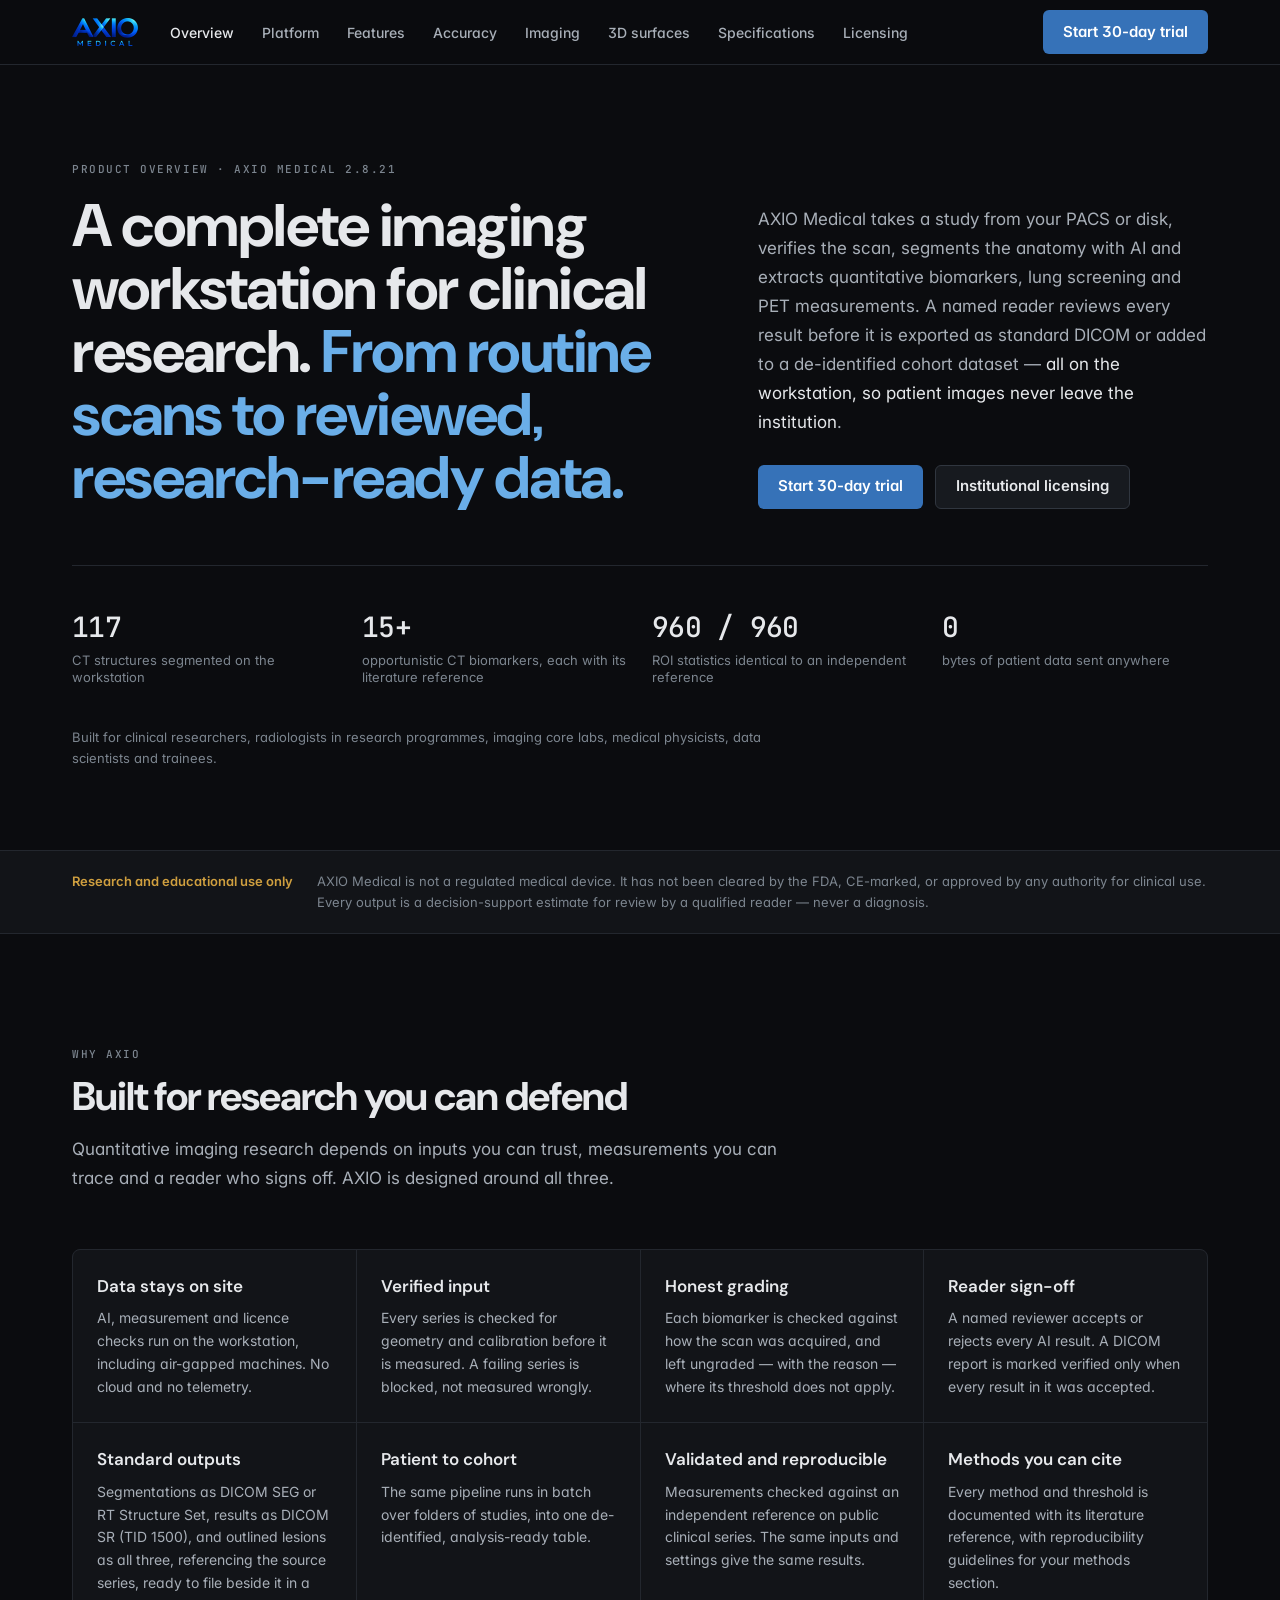
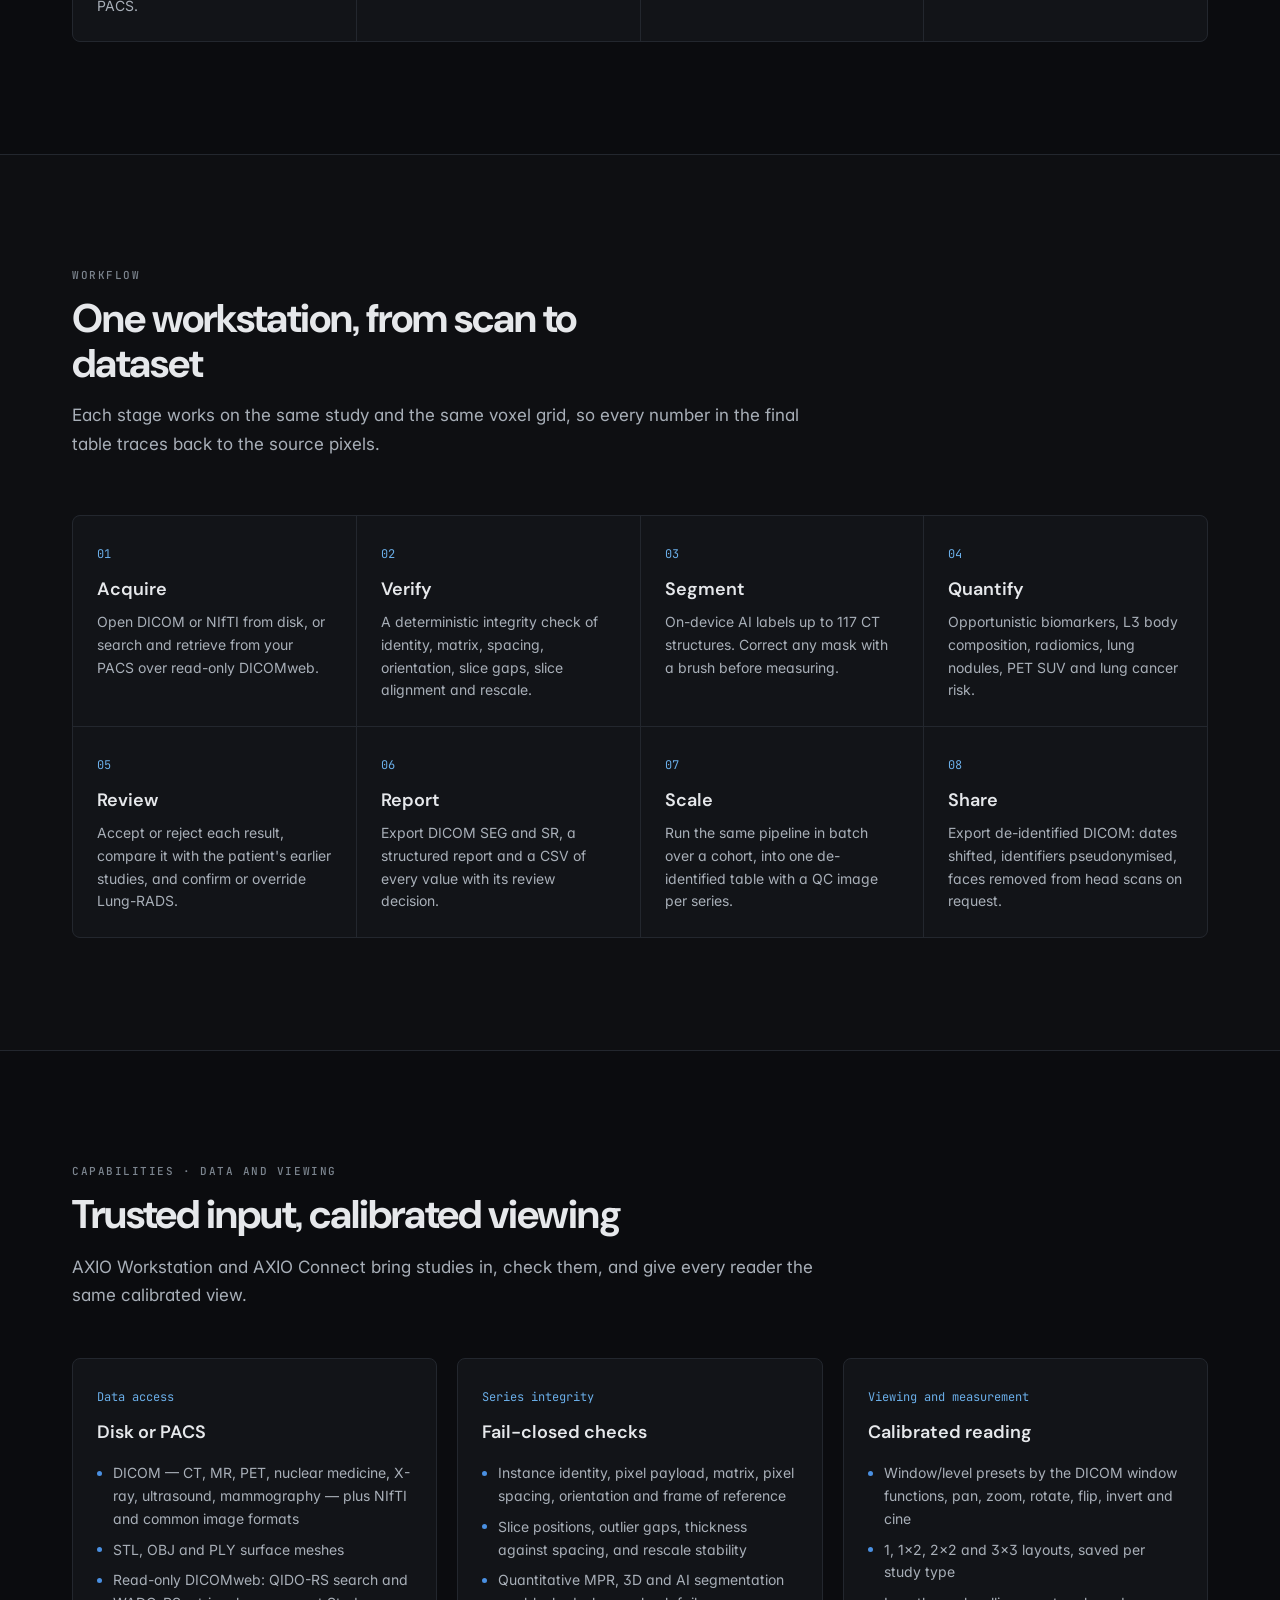
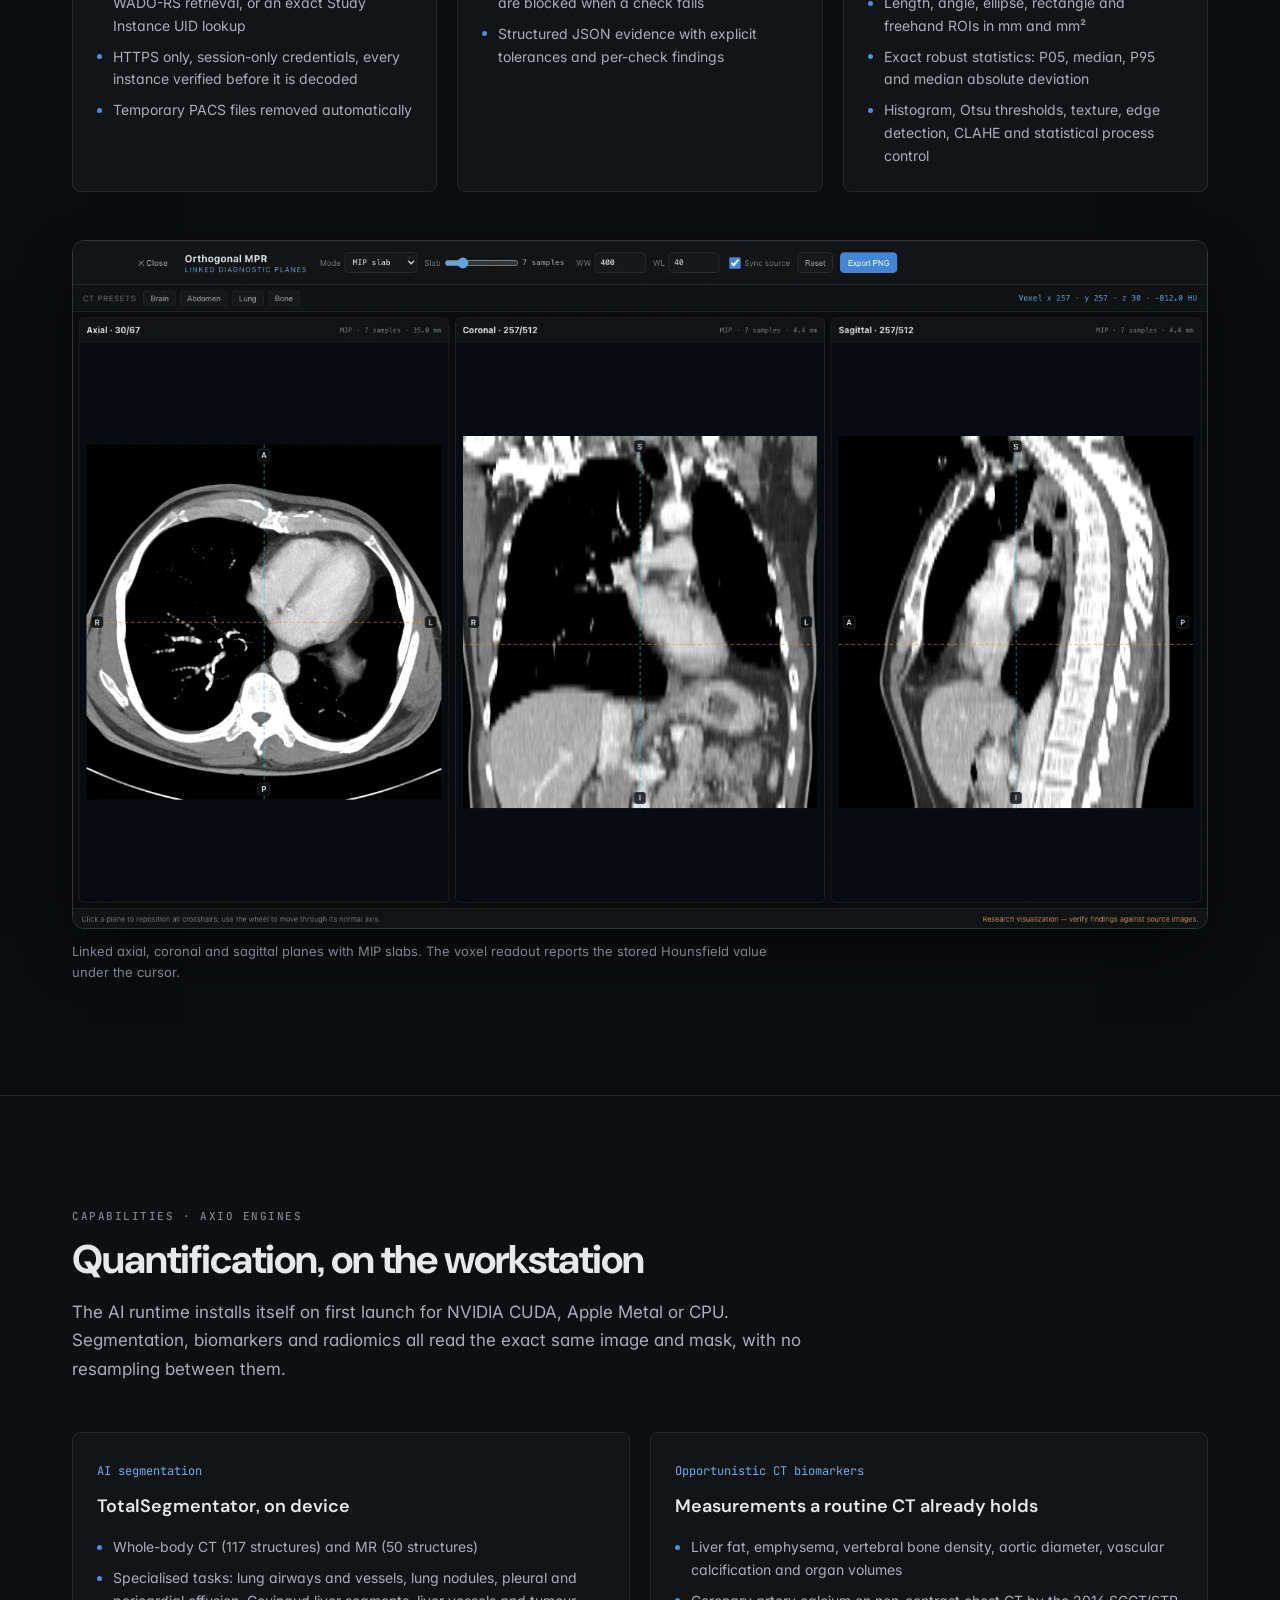
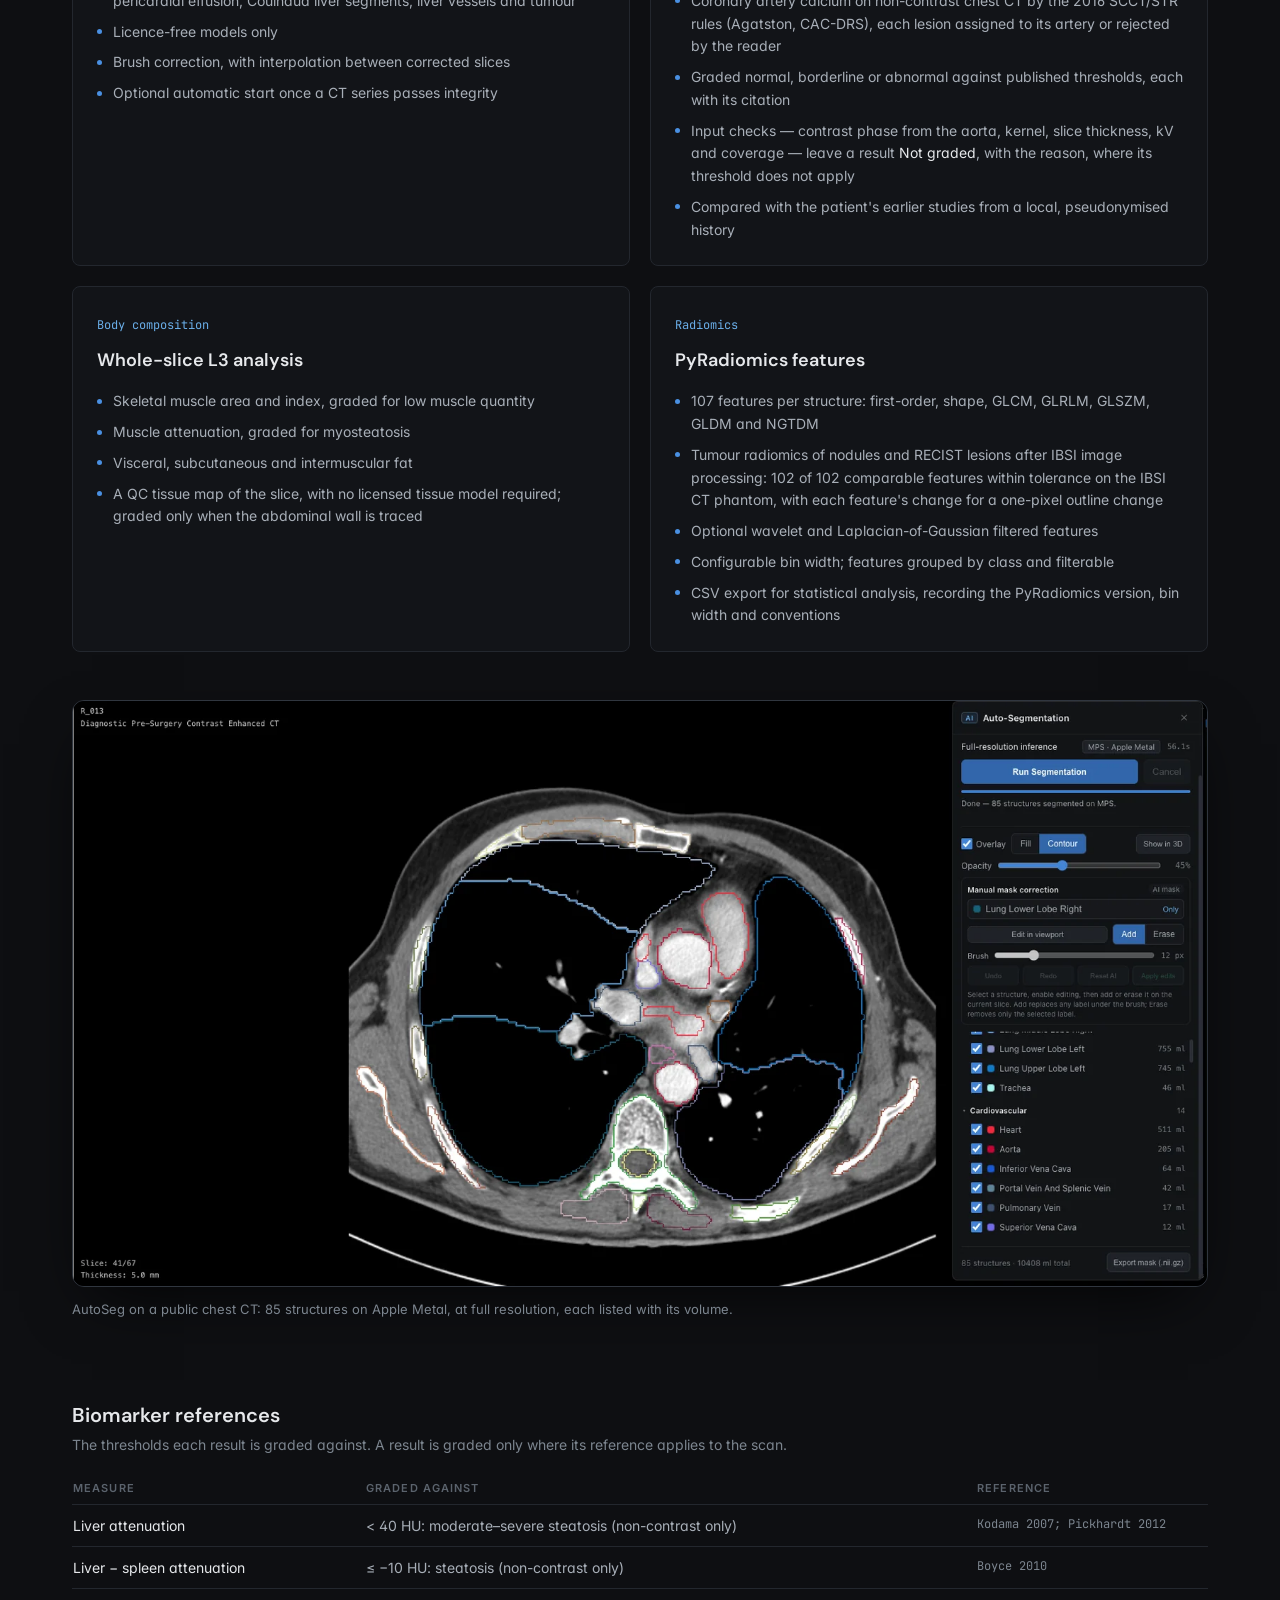
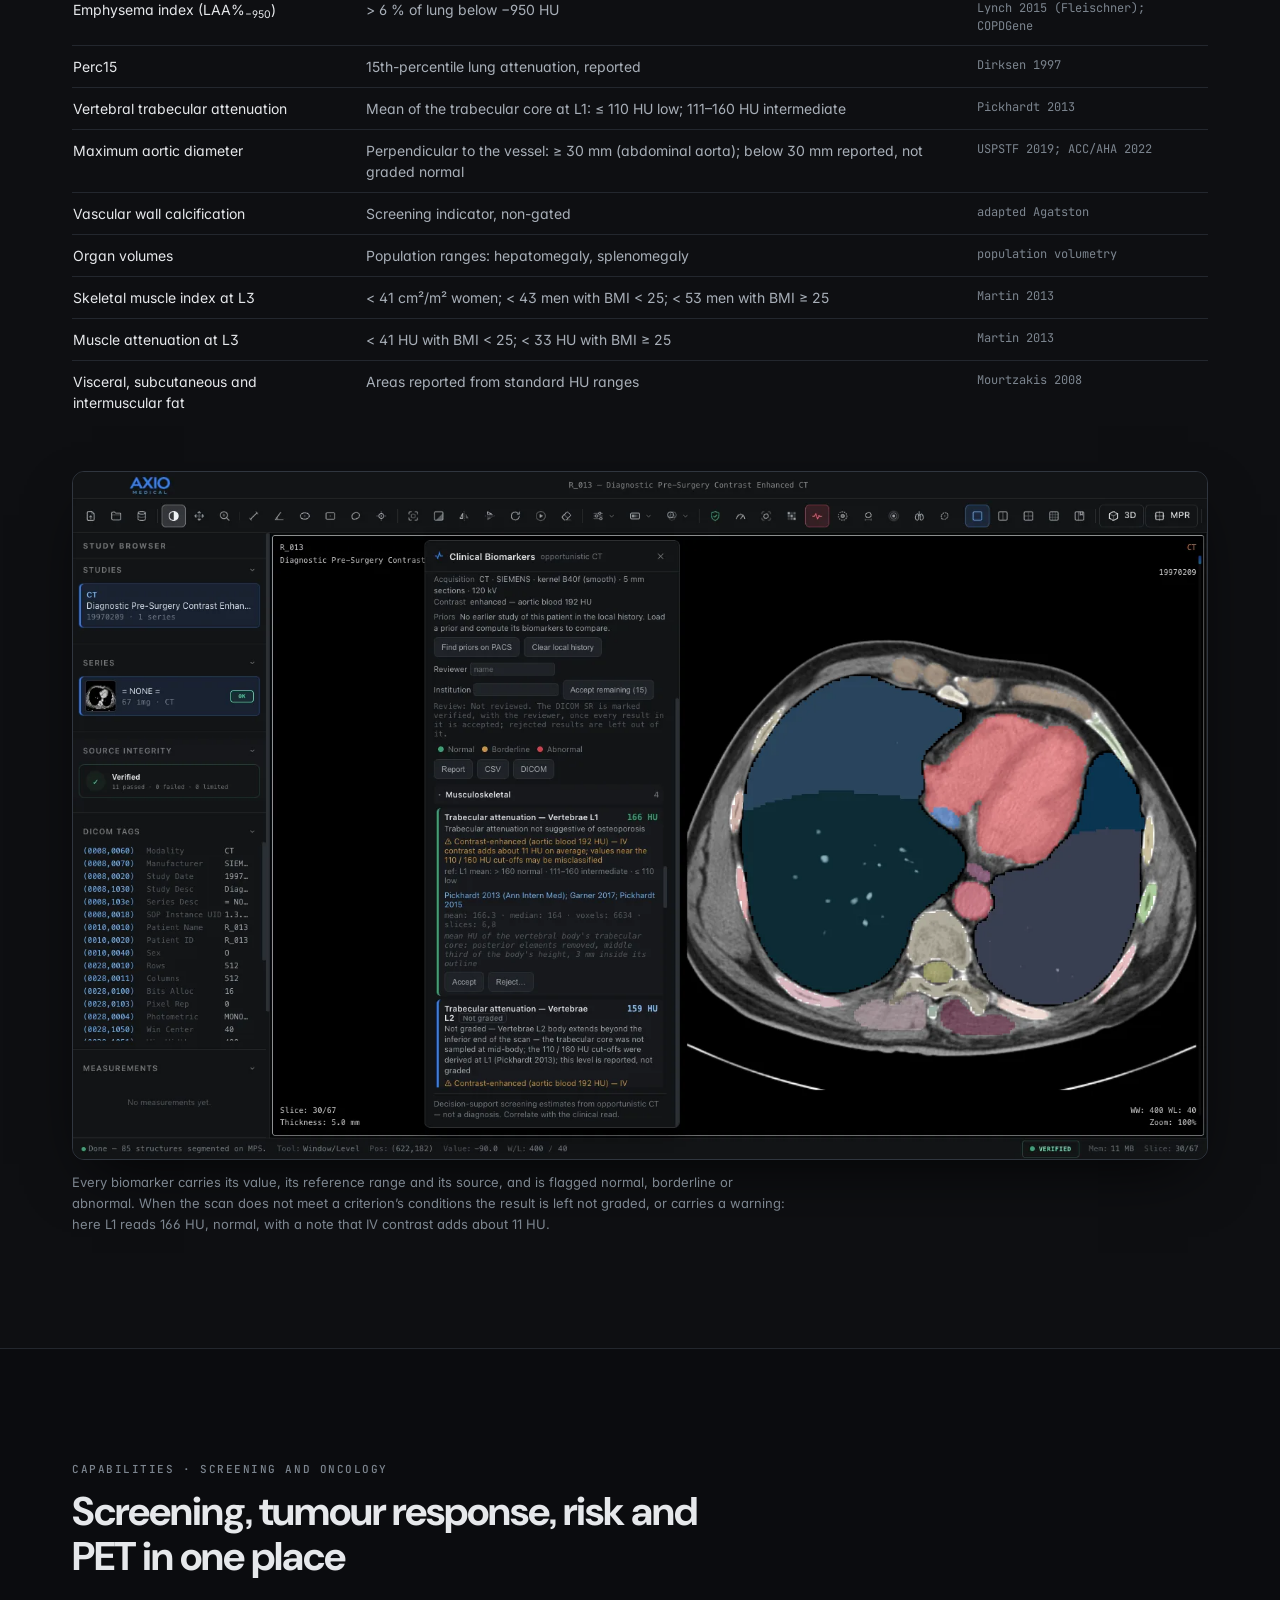
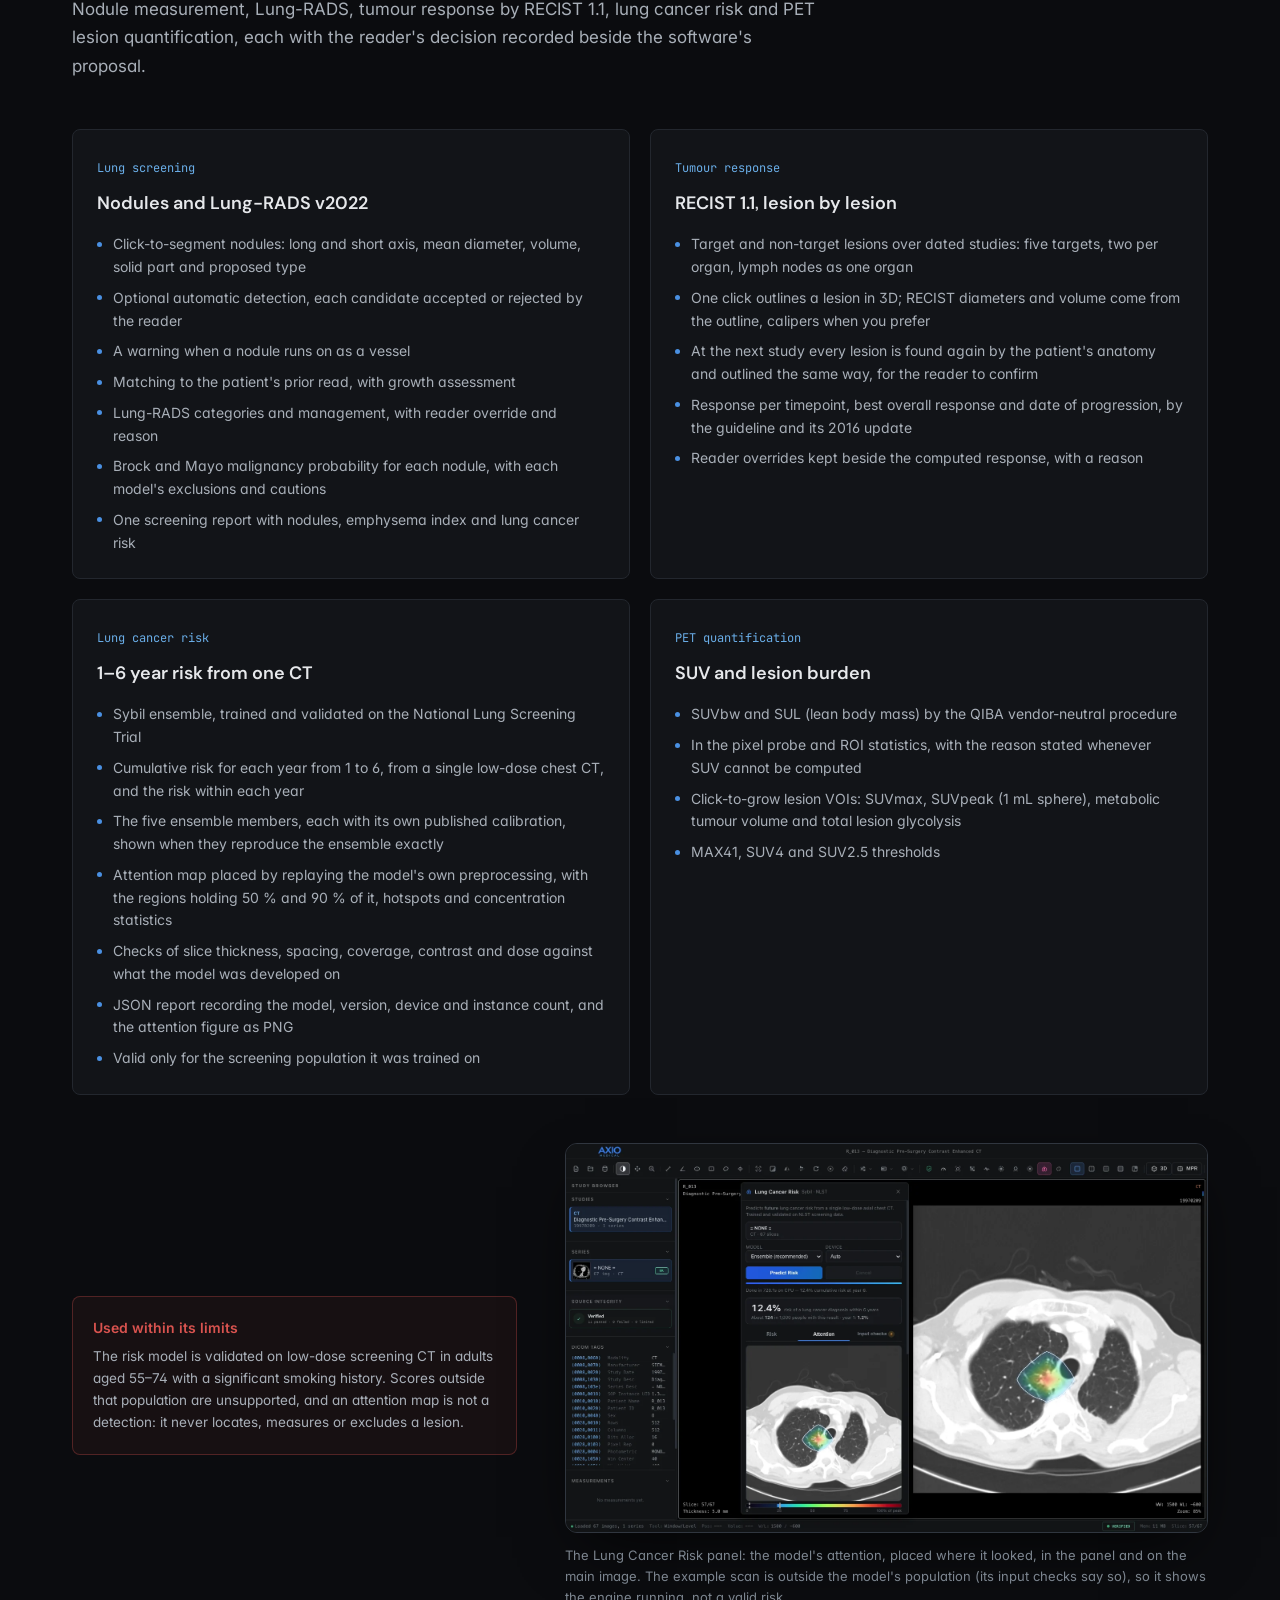
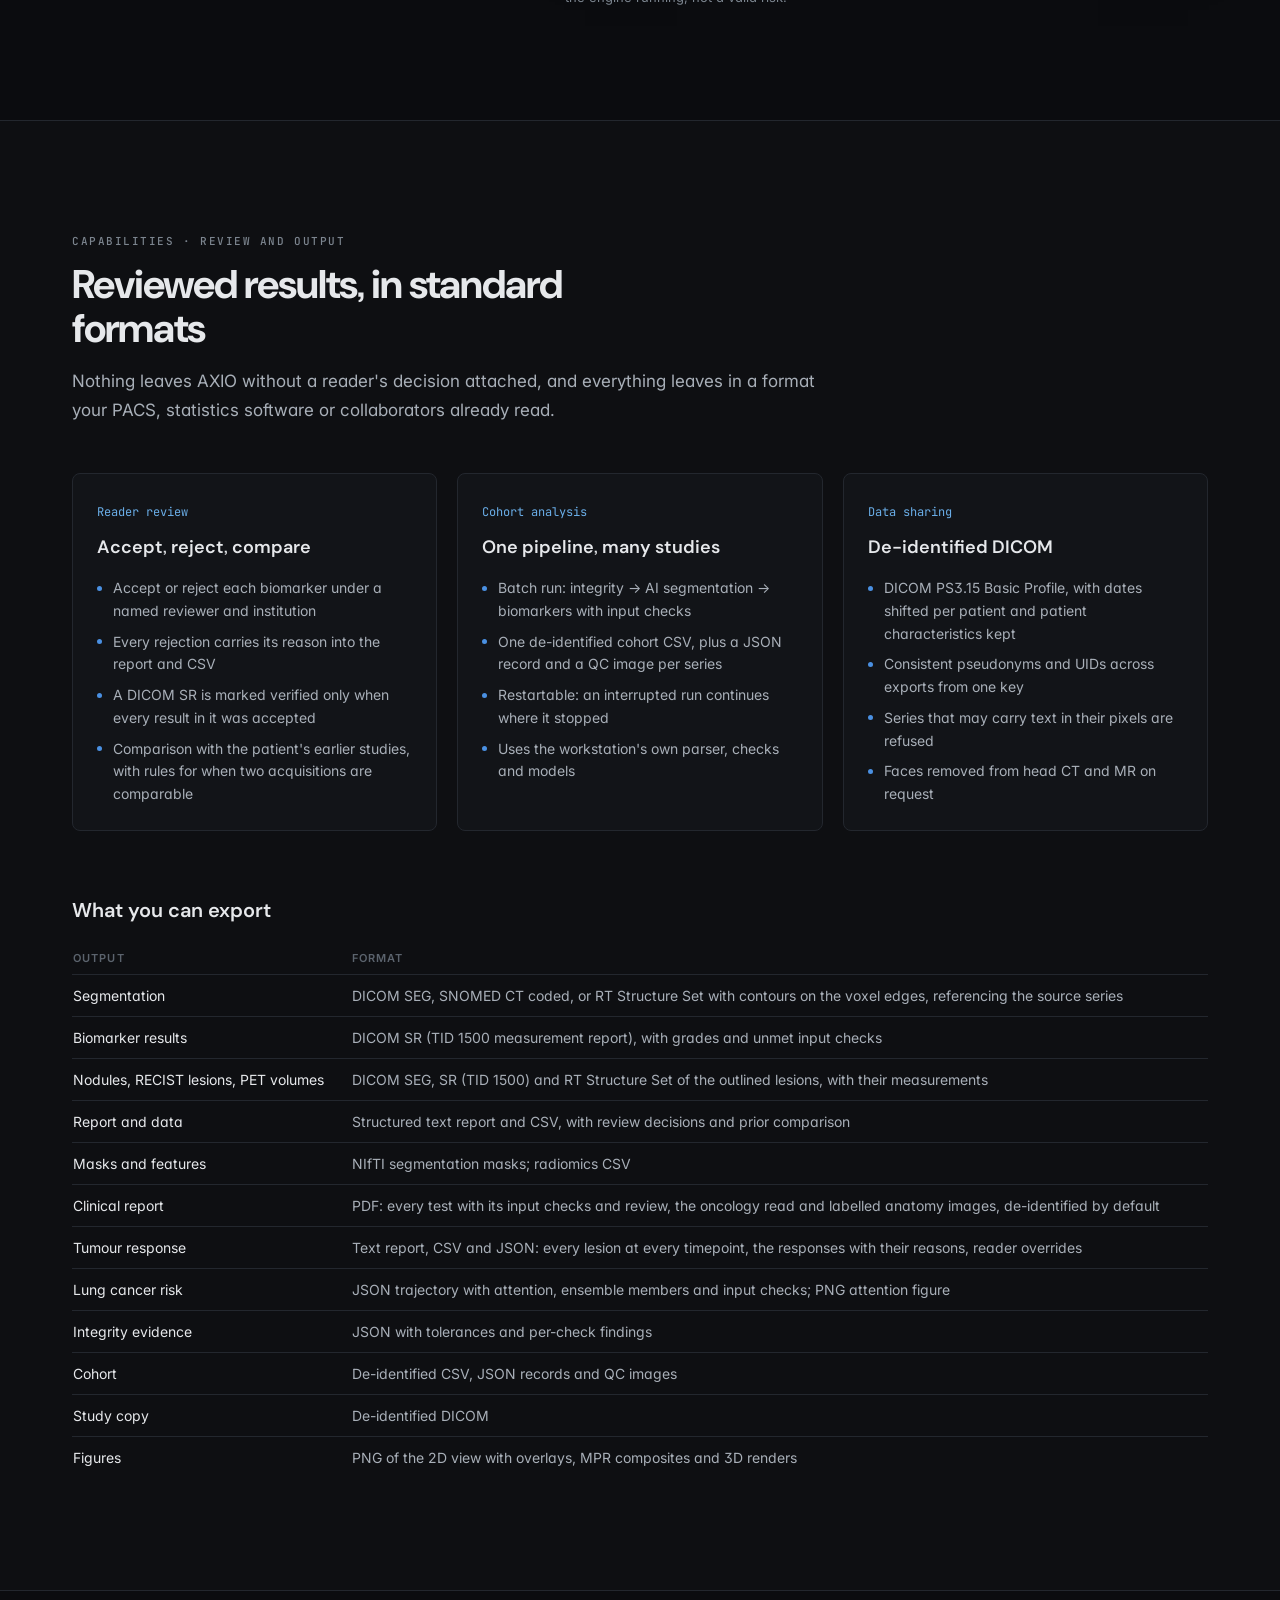
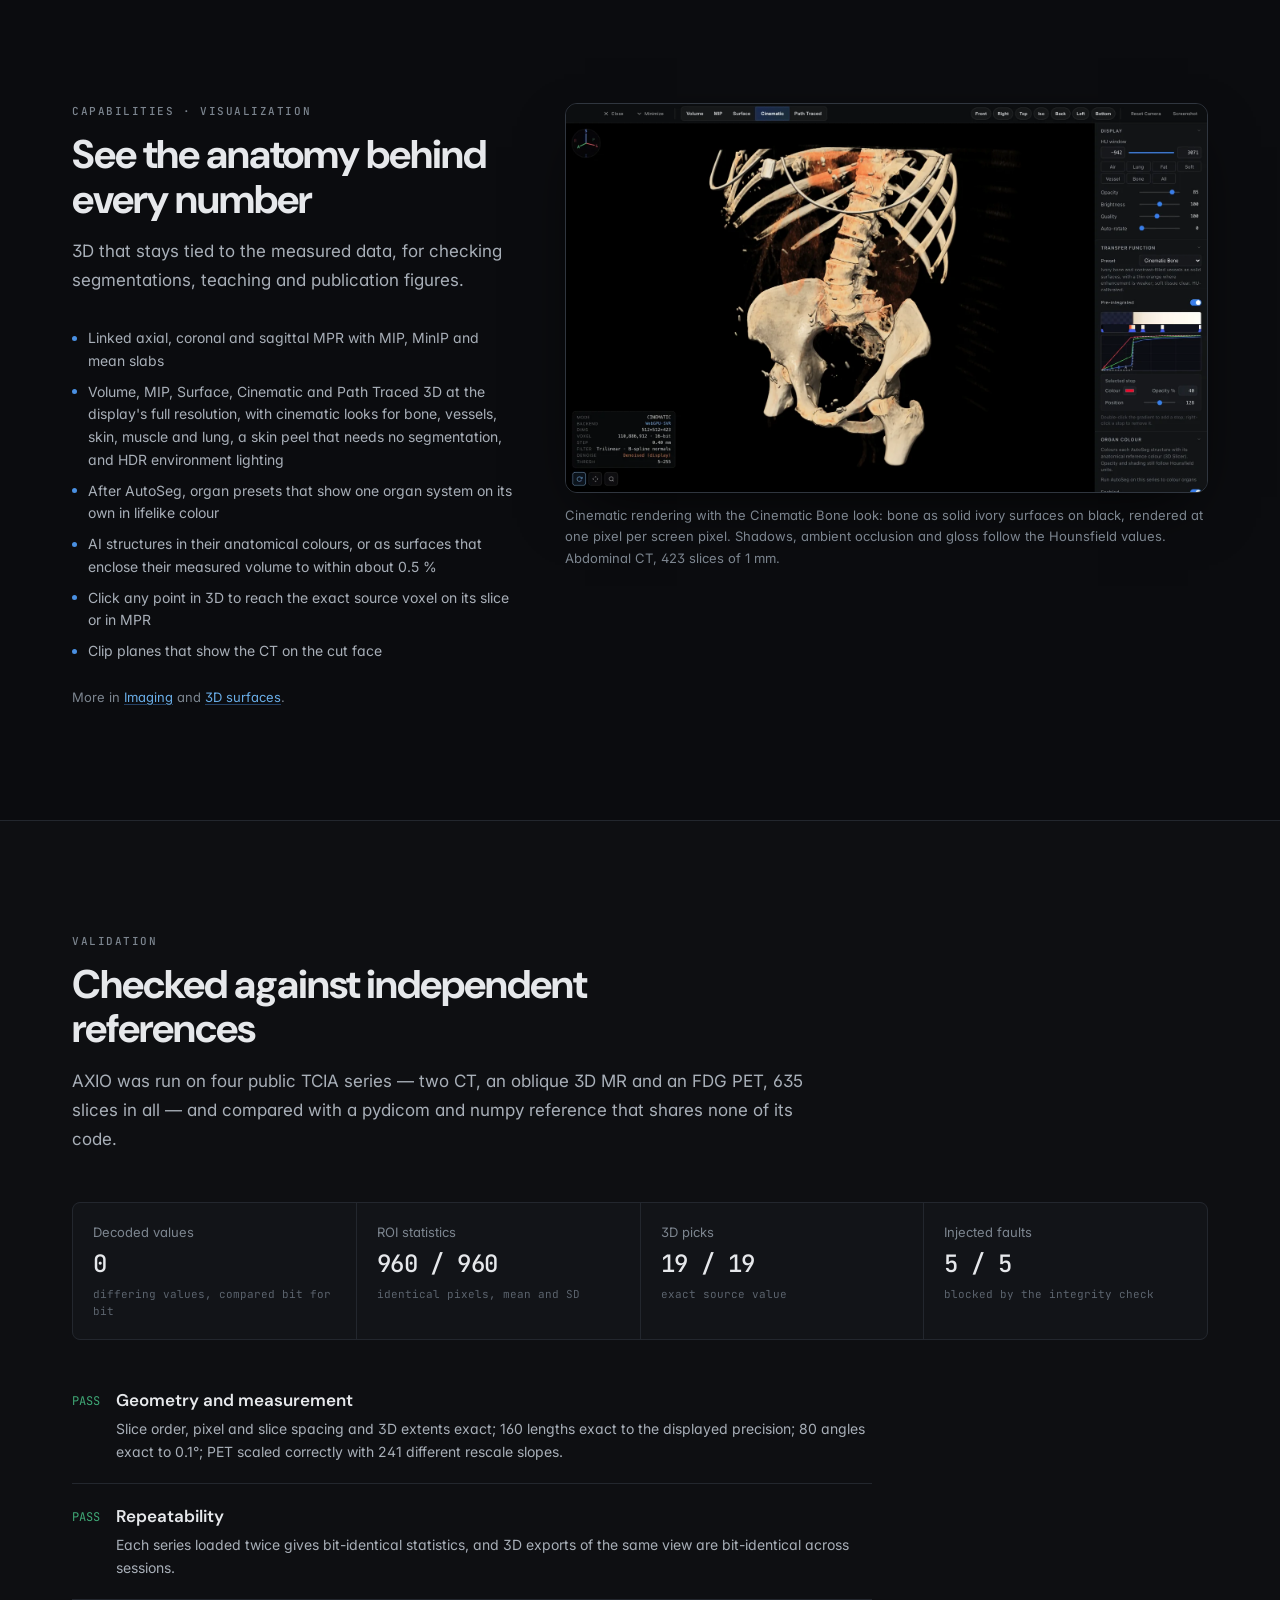
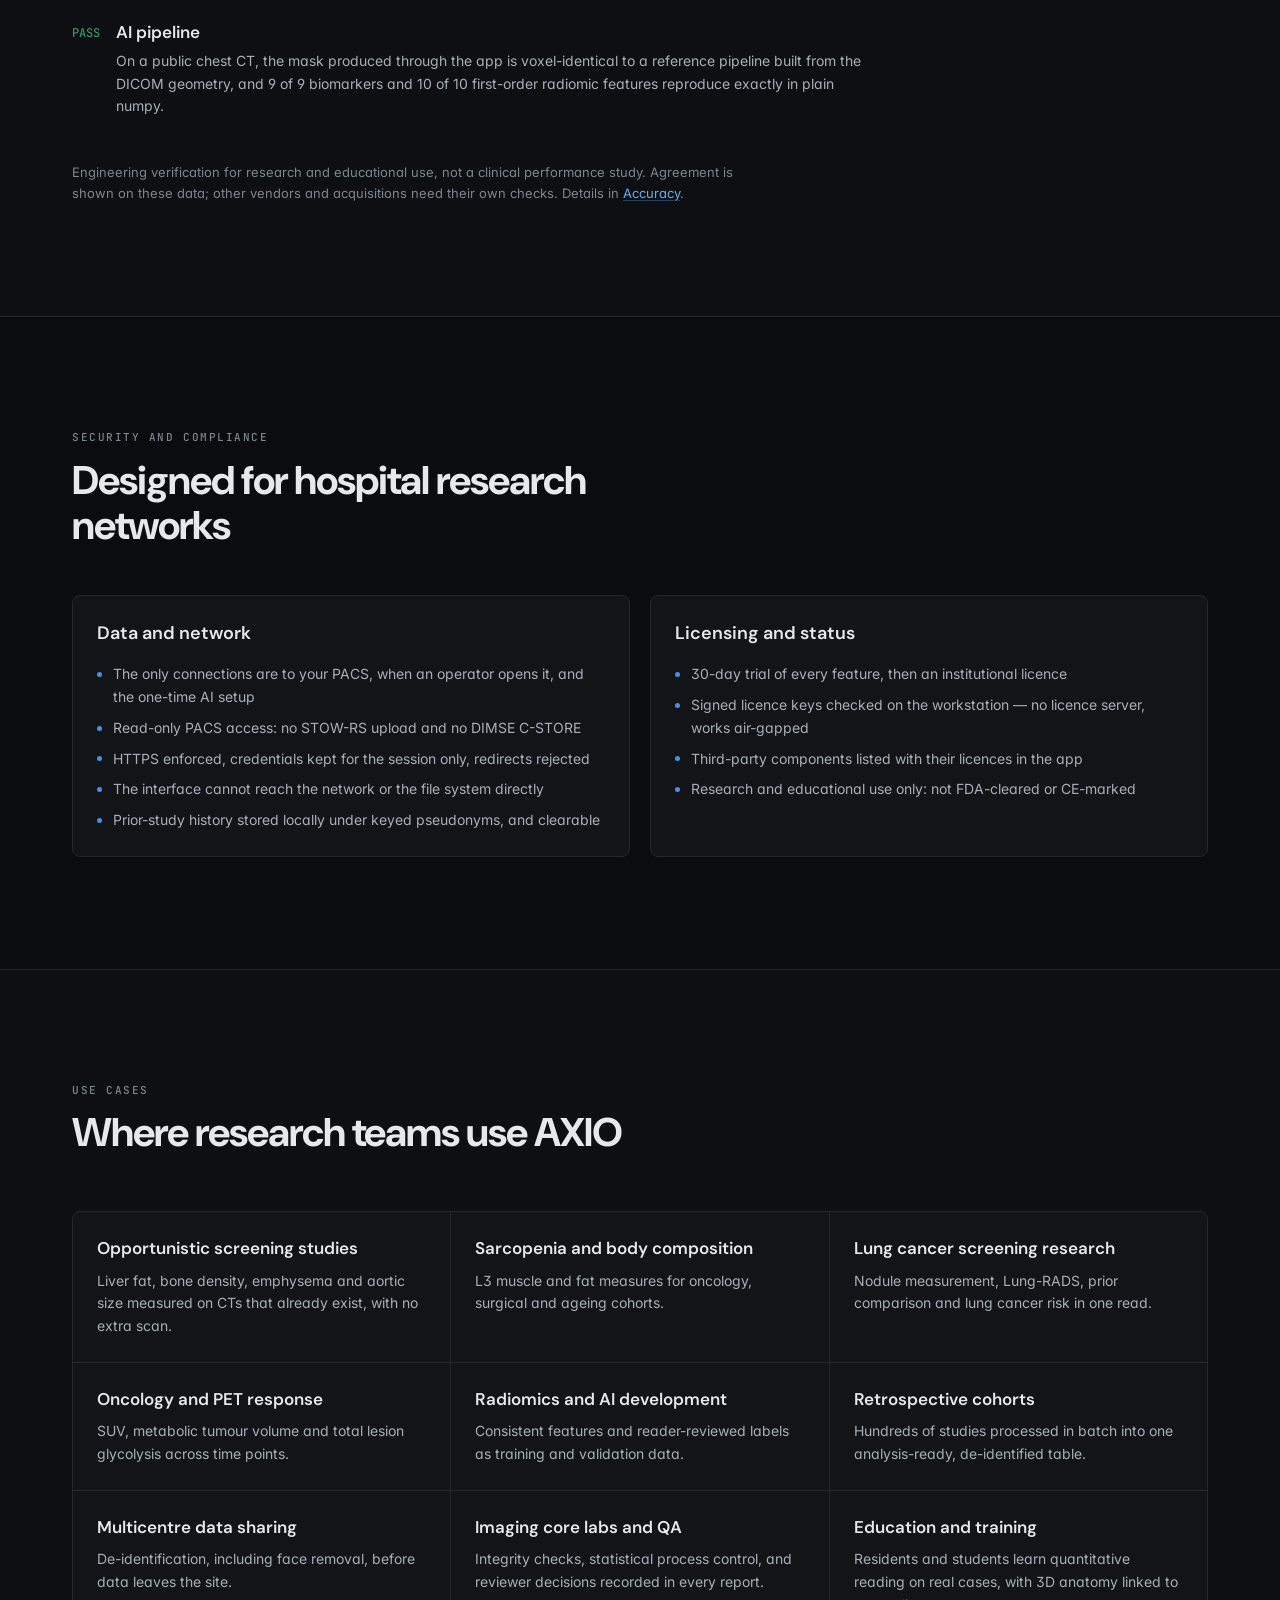
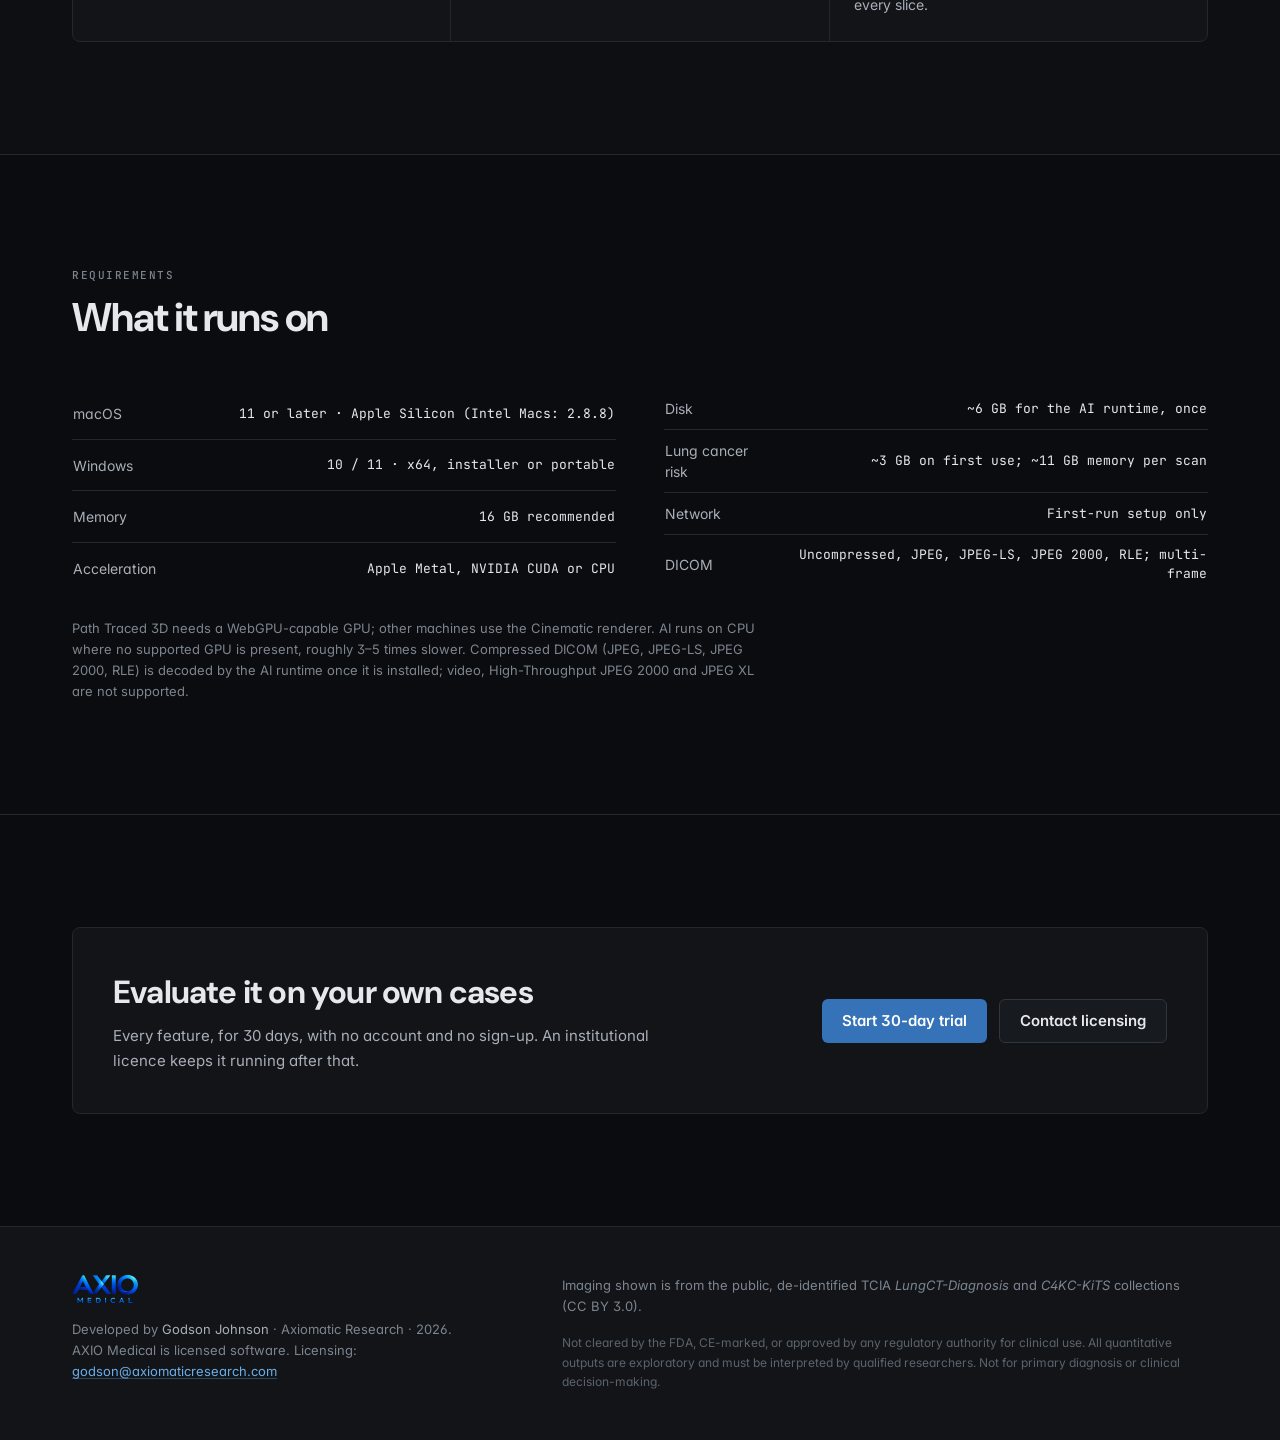
<file: overview.html>
<!DOCTYPE html>
<html lang="en">
<head>
<meta charset="UTF-8">
<meta name="viewport" content="width=device-width, initial-scale=1">
<title>AXIO Medical — Product overview</title>
<meta name="description" content="AXIO Medical is a complete imaging workstation for clinical research: verified DICOM input, on-device AI segmentation, opportunistic CT biomarkers, L3 body composition, lung screening, PET quantification, reader review, DICOM SEG and SR output, cohort analysis and de-identification. Research use only.">
<meta name="theme-color" content="#0b0c0f">
<meta property="og:type" content="website">
<meta property="og:title" content="AXIO Medical — Product overview">
<meta property="og:description" content="A complete imaging workstation for clinical research — from routine scans to reviewed, research-ready data, on one secure workstation.">
<meta property="og:image" content="https://godsonj64.github.io/axiomedical3-releases/img/og.png">
<meta name="twitter:card" content="summary_large_image">
<link rel="icon" type="image/png" href="img/favicon.png">
<link rel="apple-touch-icon" href="img/apple-touch-icon.png">
<link rel="preconnect" href="https://fonts.googleapis.com">
<link rel="preconnect" href="https://fonts.gstatic.com" crossorigin>
<link rel="stylesheet" href="https://fonts.googleapis.com/css2?family=DM+Sans:opsz,wght@9..40,500;9..40,600;9..40,700&family=Inter:wght@400;500;600&family=JetBrains+Mono:wght@400;500&display=swap">
<link rel="stylesheet" href="assets/site.css">
</head>
<body>

<a href="#main" class="sr-only focus:not-sr-only focus:fixed focus:left-4 focus:top-4 focus:z-[100] focus:rounded-md focus:bg-accent-strong focus:px-4 focus:py-2 focus:text-white">Skip to content</a>

<!-- ───────────────────────── header ───────────────────────── -->
<header class="sticky top-0 z-50 border-b border-line bg-ground/85 backdrop-blur-md">
  <div class="wrap flex h-16 items-center gap-8">
    <a href="index.html" class="shrink-0" aria-label="AXIO Medical home"><img src="img/logo.png" alt="AXIO Medical" class="h-7 w-auto" width="66" height="28"></a>
    <nav id="navLinks" aria-label="Primary"
         class="absolute left-0 right-0 top-16 hidden flex-col border-b border-line bg-panel px-6 py-2
                lg:static lg:flex lg:flex-row lg:items-center lg:gap-7 lg:border-0 lg:bg-transparent lg:p-0">
      <a class="nav-link active" href="overview.html" aria-current="page">Overview</a>
      <a class="nav-link" href="index.html#platform">Platform</a>
      <a class="nav-link" href="index.html#features">Features</a>
      <a class="nav-link" href="index.html#accuracy">Accuracy</a>
      <a class="nav-link" href="index.html#imaging">Imaging</a>
      <a class="nav-link" href="index.html#surfaces">3D surfaces</a>
      <a class="nav-link" href="index.html#specs">Specifications</a>
      <a class="nav-link" href="index.html#licensing">Licensing</a>
    </nav>
    <div class="ml-auto flex items-center gap-3">
      <a href="index.html#download" class="btn-primary hidden sm:inline-flex">Start 30-day trial</a>
      <button id="navToggle" type="button" aria-expanded="false" aria-controls="navLinks" aria-label="Open menu"
              class="inline-flex h-11 w-11 items-center justify-center rounded-md text-ink-2 hover:bg-panel-2 lg:hidden">
        <svg width="20" height="20" viewBox="0 0 20 20" fill="none" stroke="currentColor" stroke-width="1.6" aria-hidden="true"><path d="M3 6h14M3 10h14M3 14h14"/></svg>
      </button>
    </div>
  </div>
</header>

<main id="main">

<!-- ───────────────────────── hero ───────────────────────── -->
<section id="top" class="border-b border-line">
  <div class="wrap pb-16 pt-16 md:pb-20 md:pt-24">
    <p class="eyebrow">Product overview · AXIO Medical 2.8.21</p>
    <div class="mt-4 grid gap-10 lg:grid-cols-12 lg:items-end">
      <div class="lg:col-span-7">
        <h1 class="font-display text-[clamp(2.25rem,5.2vw,3.75rem)] font-bold leading-[1.05] tracking-tightest">
          A complete imaging workstation for clinical research.
          <span class="text-accent-tint">From routine scans to reviewed, research-ready data.</span>
        </h1>
      </div>
      <div class="lg:col-span-5">
        <p class="text-[17px] leading-[1.7] text-ink-2">
          AXIO Medical takes a study from your PACS or disk, verifies the scan, segments the anatomy with AI and
          extracts quantitative biomarkers, lung screening and PET measurements. A named reader reviews every result
          before it is exported as standard DICOM or added to a de-identified cohort dataset —
          <span class="text-ink-1">all on the workstation, so patient images never leave the institution</span>.
        </p>
        <div class="mt-7 flex flex-wrap gap-3">
          <a href="index.html#download" class="btn-primary">Start 30-day trial</a>
          <a href="index.html#licensing" class="btn-secondary">Institutional licensing</a>
        </div>
      </div>
    </div>

    <dl class="mt-14 grid grid-cols-2 gap-x-6 gap-y-8 border-t border-line pt-10 md:grid-cols-4">
      <div><dt class="sr-only">Structures</dt><dd class="stat-num">117</dd><dd class="stat-label">CT structures segmented on the workstation</dd></div>
      <div><dt class="sr-only">Biomarkers</dt><dd class="stat-num">15+</dd><dd class="stat-label">opportunistic CT biomarkers, each with its literature reference</dd></div>
      <div><dt class="sr-only">ROI agreement</dt><dd class="stat-num">960 / 960</dd><dd class="stat-label">ROI statistics identical to an independent reference</dd></div>
      <div><dt class="sr-only">Offline</dt><dd class="stat-num">0</dd><dd class="stat-label">bytes of patient data sent anywhere</dd></div>
    </dl>

    <p class="fine mt-10">Built for clinical researchers, radiologists in research programmes, imaging core labs, medical physicists, data scientists and trainees.</p>
  </div>
</section>

<!-- ───────────────────────── safety ───────────────────────── -->
<aside class="border-b border-line bg-panel" aria-label="Intended use">
  <div class="wrap flex flex-col gap-2 py-5 md:flex-row md:items-baseline md:gap-6">
    <p class="shrink-0 text-[13px] font-semibold text-warn">Research and educational use only</p>
    <p class="text-[13px] leading-relaxed text-ink-3">AXIO Medical is not a regulated medical device. It has not been cleared by the FDA, CE-marked, or approved by any authority for clinical use. Every output is a decision-support estimate for review by a qualified reader — never a diagnosis.</p>
  </div>
</aside>

<!-- ───────────────────────── why ───────────────────────── -->
<section id="why" class="border-b border-line">
  <div class="wrap py-20 md:py-28">
    <p class="eyebrow">Why AXIO</p>
    <h2 class="h-section mt-3 max-w-[22ch]">Built for research you can defend</h2>
    <p class="lede mt-4">Quantitative imaging research depends on inputs you can trust, measurements you can trace and a reader who signs off. AXIO is designed around all three.</p>

    <ul class="mt-14 grid gap-px overflow-hidden rounded-lg border border-line bg-line sm:grid-cols-2 lg:grid-cols-4">
      <li class="bg-panel p-6">
        <h3 class="font-display text-[17px] font-semibold">Data stays on site</h3>
        <p class="mt-2 text-[14px] leading-relaxed text-ink-2">AI, measurement and licence checks run on the workstation, including air-gapped machines. No cloud and no telemetry.</p>
      </li>
      <li class="bg-panel p-6">
        <h3 class="font-display text-[17px] font-semibold">Verified input</h3>
        <p class="mt-2 text-[14px] leading-relaxed text-ink-2">Every series is checked for geometry and calibration before it is measured. A failing series is blocked, not measured wrongly.</p>
      </li>
      <li class="bg-panel p-6">
        <h3 class="font-display text-[17px] font-semibold">Honest grading</h3>
        <p class="mt-2 text-[14px] leading-relaxed text-ink-2">Each biomarker is checked against how the scan was acquired, and left ungraded — with the reason — where its threshold does not apply.</p>
      </li>
      <li class="bg-panel p-6">
        <h3 class="font-display text-[17px] font-semibold">Reader sign-off</h3>
        <p class="mt-2 text-[14px] leading-relaxed text-ink-2">A named reviewer accepts or rejects every AI result. A DICOM report is marked verified only when every result in it was accepted.</p>
      </li>
      <li class="bg-panel p-6">
        <h3 class="font-display text-[17px] font-semibold">Standard outputs</h3>
        <p class="mt-2 text-[14px] leading-relaxed text-ink-2">Segmentations as DICOM SEG or RT Structure Set, results as DICOM SR (TID 1500), and outlined lesions as all three, referencing the source series, ready to file beside it in a PACS.</p>
      </li>
      <li class="bg-panel p-6">
        <h3 class="font-display text-[17px] font-semibold">Patient to cohort</h3>
        <p class="mt-2 text-[14px] leading-relaxed text-ink-2">The same pipeline runs in batch over folders of studies, into one de-identified, analysis-ready table.</p>
      </li>
      <li class="bg-panel p-6">
        <h3 class="font-display text-[17px] font-semibold">Validated and reproducible</h3>
        <p class="mt-2 text-[14px] leading-relaxed text-ink-2">Measurements checked against an independent reference on public clinical series. The same inputs and settings give the same results.</p>
      </li>
      <li class="bg-panel p-6">
        <h3 class="font-display text-[17px] font-semibold">Methods you can cite</h3>
        <p class="mt-2 text-[14px] leading-relaxed text-ink-2">Every method and threshold is documented with its literature reference, with reproducibility guidelines for your methods section.</p>
      </li>
    </ul>
  </div>
</section>

<!-- ───────────────────────── workflow ───────────────────────── -->
<section id="workflow" class="border-b border-line bg-panel/40">
  <div class="wrap py-20 md:py-28">
    <p class="eyebrow">Workflow</p>
    <h2 class="h-section mt-3 max-w-[22ch]">One workstation, from scan to dataset</h2>
    <p class="lede mt-4">Each stage works on the same study and the same voxel grid, so every number in the final table traces back to the source pixels.</p>

    <ol class="mt-14 grid gap-px overflow-hidden rounded-lg border border-line bg-line sm:grid-cols-2 lg:grid-cols-4">
      <li class="bg-panel p-6">
        <span class="module">01</span>
        <h3 class="card-title">Acquire</h3>
        <p class="mt-2 text-[14px] leading-relaxed text-ink-2">Open DICOM or NIfTI from disk, or search and retrieve from your PACS over read-only DICOMweb.</p>
      </li>
      <li class="bg-panel p-6">
        <span class="module">02</span>
        <h3 class="card-title">Verify</h3>
        <p class="mt-2 text-[14px] leading-relaxed text-ink-2">A deterministic integrity check of identity, matrix, spacing, orientation, slice gaps, slice alignment and rescale.</p>
      </li>
      <li class="bg-panel p-6">
        <span class="module">03</span>
        <h3 class="card-title">Segment</h3>
        <p class="mt-2 text-[14px] leading-relaxed text-ink-2">On-device AI labels up to 117 CT structures. Correct any mask with a brush before measuring.</p>
      </li>
      <li class="bg-panel p-6">
        <span class="module">04</span>
        <h3 class="card-title">Quantify</h3>
        <p class="mt-2 text-[14px] leading-relaxed text-ink-2">Opportunistic biomarkers, L3 body composition, radiomics, lung nodules, PET SUV and lung cancer risk.</p>
      </li>
      <li class="bg-panel p-6">
        <span class="module">05</span>
        <h3 class="card-title">Review</h3>
        <p class="mt-2 text-[14px] leading-relaxed text-ink-2">Accept or reject each result, compare it with the patient's earlier studies, and confirm or override Lung-RADS.</p>
      </li>
      <li class="bg-panel p-6">
        <span class="module">06</span>
        <h3 class="card-title">Report</h3>
        <p class="mt-2 text-[14px] leading-relaxed text-ink-2">Export DICOM SEG and SR, a structured report and a CSV of every value with its review decision.</p>
      </li>
      <li class="bg-panel p-6">
        <span class="module">07</span>
        <h3 class="card-title">Scale</h3>
        <p class="mt-2 text-[14px] leading-relaxed text-ink-2">Run the same pipeline in batch over a cohort, into one de-identified table with a QC image per series.</p>
      </li>
      <li class="bg-panel p-6">
        <span class="module">08</span>
        <h3 class="card-title">Share</h3>
        <p class="mt-2 text-[14px] leading-relaxed text-ink-2">Export de-identified DICOM: dates shifted, identifiers pseudonymised, faces removed from head scans on request.</p>
      </li>
    </ol>
  </div>
</section>

<!-- ───────────────────────── data and viewing ───────────────────────── -->
<section id="data" class="border-b border-line">
  <div class="wrap py-20 md:py-28">
    <p class="eyebrow">Capabilities · Data and viewing</p>
    <h2 class="h-section mt-3 max-w-[22ch]">Trusted input, calibrated viewing</h2>
    <p class="lede mt-4">AXIO Workstation and AXIO Connect bring studies in, check them, and give every reader the same calibrated view.</p>

    <div class="mt-12 grid gap-5 md:grid-cols-2 lg:grid-cols-3">
      <div class="card">
        <span class="module">Data access</span>
        <h3 class="card-title">Disk or PACS</h3>
        <ul class="bullets mt-4">
          <li>DICOM — CT, MR, PET, nuclear medicine, X-ray, ultrasound, mammography — plus NIfTI and common image formats</li>
          <li>STL, OBJ and PLY surface meshes</li>
          <li>Read-only DICOMweb: QIDO-RS search and WADO-RS retrieval, or an exact Study Instance UID lookup</li>
          <li>HTTPS only, session-only credentials, every instance verified before it is decoded</li>
          <li>Temporary PACS files removed automatically</li>
        </ul>
      </div>
      <div class="card">
        <span class="module">Series integrity</span>
        <h3 class="card-title">Fail-closed checks</h3>
        <ul class="bullets mt-4">
          <li>Instance identity, pixel payload, matrix, pixel spacing, orientation and frame of reference</li>
          <li>Slice positions, outlier gaps, thickness against spacing, and rescale stability</li>
          <li>Quantitative MPR, 3D and AI segmentation are blocked when a check fails</li>
          <li>Structured JSON evidence with explicit tolerances and per-check findings</li>
        </ul>
      </div>
      <div class="card">
        <span class="module">Viewing and measurement</span>
        <h3 class="card-title">Calibrated reading</h3>
        <ul class="bullets mt-4">
          <li>Window/level presets by the DICOM window functions, pan, zoom, rotate, flip, invert and cine</li>
          <li>1, 1&times;2, 2&times;2 and 3&times;3 layouts, saved per study type</li>
          <li>Length, angle, ellipse, rectangle and freehand ROIs in mm and mm&sup2;</li>
          <li>Exact robust statistics: P05, median, P95 and median absolute deviation</li>
          <li>Histogram, Otsu thresholds, texture, edge detection, CLAHE and statistical process control</li>
        </ul>
      </div>
    </div>

    <figure class="mt-12">
      <div class="figure-frame"><img src="img/mpr.webp" width="1600" height="969" loading="lazy" alt="Linked axial, coronal and sagittal views of a chest CT with MIP slabs, each pane marked with patient orientation letters."></div>
      <figcaption class="caption">Linked axial, coronal and sagittal planes with MIP slabs. The voxel readout reports the stored Hounsfield value under the cursor.</figcaption>
    </figure>
  </div>
</section>

<!-- ───────────────────────── AI quantification ───────────────────────── -->
<section id="quantification" class="border-b border-line bg-panel/40">
  <div class="wrap py-20 md:py-28">
    <p class="eyebrow">Capabilities · AXIO Engines</p>
    <h2 class="h-section mt-3 max-w-[22ch]">Quantification, on the workstation</h2>
    <p class="lede mt-4">The AI runtime installs itself on first launch for NVIDIA CUDA, Apple Metal or CPU. Segmentation, biomarkers and radiomics all read the exact same image and mask, with no resampling between them.</p>

    <div class="mt-12 grid gap-5 md:grid-cols-2">
      <div class="card">
        <span class="module">AI segmentation</span>
        <h3 class="card-title">TotalSegmentator, on device</h3>
        <ul class="bullets mt-4">
          <li>Whole-body CT (117 structures) and MR (50 structures)</li>
          <li>Specialised tasks: lung airways and vessels, lung nodules, pleural and pericardial effusion, Couinaud liver segments, liver vessels and tumour</li>
          <li>Licence-free models only</li>
          <li>Brush correction, with interpolation between corrected slices</li>
          <li>Optional automatic start once a CT series passes integrity</li>
        </ul>
      </div>
      <div class="card">
        <span class="module">Opportunistic CT biomarkers</span>
        <h3 class="card-title">Measurements a routine CT already holds</h3>
        <ul class="bullets mt-4">
          <li>Liver fat, emphysema, vertebral bone density, aortic diameter, vascular calcification and organ volumes</li>
          <li>Coronary artery calcium on non-contrast chest CT by the 2016 SCCT/STR rules (Agatston, CAC-DRS), each lesion assigned to its artery or rejected by the reader</li>
          <li>Graded normal, borderline or abnormal against published thresholds, each with its citation</li>
          <li>Input checks — contrast phase from the aorta, kernel, slice thickness, kV and coverage — leave a result <span class="text-ink-1">Not graded</span>, with the reason, where its threshold does not apply</li>
          <li>Compared with the patient's earlier studies from a local, pseudonymised history</li>
        </ul>
      </div>
      <div class="card">
        <span class="module">Body composition</span>
        <h3 class="card-title">Whole-slice L3 analysis</h3>
        <ul class="bullets mt-4">
          <li>Skeletal muscle area and index, graded for low muscle quantity</li>
          <li>Muscle attenuation, graded for myosteatosis</li>
          <li>Visceral, subcutaneous and intermuscular fat</li>
          <li>A QC tissue map of the slice, with no licensed tissue model required; graded only when the abdominal wall is traced</li>
        </ul>
      </div>
      <div class="card">
        <span class="module">Radiomics</span>
        <h3 class="card-title">PyRadiomics features</h3>
        <ul class="bullets mt-4">
          <li>107 features per structure: first-order, shape, GLCM, GLRLM, GLSZM, GLDM and NGTDM</li>
          <li>Tumour radiomics of nodules and RECIST lesions after IBSI image processing: 102 of 102 comparable features within tolerance on the IBSI CT phantom, with each feature's change for a one-pixel outline change</li>
          <li>Optional wavelet and Laplacian-of-Gaussian filtered features</li>
          <li>Configurable bin width; features grouped by class and filterable</li>
          <li>CSV export for statistical analysis, recording the PyRadiomics version, bin width and conventions</li>
        </ul>
      </div>
    </div>

    <figure class="mt-12">
      <div class="figure-frame"><img src="img/seg-contours.webp" width="1600" height="825" loading="lazy" alt="Axial chest CT with AI contours around the lung lobes, heart, aorta, vertebra and ribs, beside the Auto-Segmentation panel listing structure volumes."></div>
      <figcaption class="caption">AutoSeg on a public chest CT: 85 structures on Apple Metal, at full resolution, each listed with its volume.</figcaption>
    </figure>

    <div class="mt-20">
      <h3 class="font-display text-[20px] font-semibold">Biomarker references</h3>
      <p class="mt-1 text-[14px] text-ink-3">The thresholds each result is graded against. A result is graded only where its reference applies to the scan.</p>
      <div class="mt-6 overflow-x-auto">
        <table class="reftbl min-w-[640px]">
          <thead><tr><th scope="col">Measure</th><th scope="col">Graded against</th><th scope="col">Reference</th></tr></thead>
          <tbody>
            <tr><td>Liver attenuation</td><td>&lt; 40 HU: moderate–severe steatosis (non-contrast only)</td><td class="ref">Kodama 2007; Pickhardt 2012</td></tr>
            <tr><td>Liver − spleen attenuation</td><td>&le; −10 HU: steatosis (non-contrast only)</td><td class="ref">Boyce 2010</td></tr>
            <tr><td>Emphysema index (LAA%<sub>−950</sub>)</td><td>&gt; 6 % of lung below −950 HU</td><td class="ref">Lynch 2015 (Fleischner); COPDGene</td></tr>
            <tr><td>Perc15</td><td>15th-percentile lung attenuation, reported</td><td class="ref">Dirksen 1997</td></tr>
            <tr><td>Vertebral trabecular attenuation</td><td>Mean of the trabecular core at L1: &le; 110 HU low; 111–160 HU intermediate</td><td class="ref">Pickhardt 2013</td></tr>
            <tr><td>Maximum aortic diameter</td><td>Perpendicular to the vessel: &ge; 30 mm (abdominal aorta); below 30 mm reported, not graded normal</td><td class="ref">USPSTF 2019; ACC/AHA 2022</td></tr>
            <tr><td>Vascular wall calcification</td><td>Screening indicator, non-gated</td><td class="ref">adapted Agatston</td></tr>
            <tr><td>Organ volumes</td><td>Population ranges: hepatomegaly, splenomegaly</td><td class="ref">population volumetry</td></tr>
            <tr><td>Skeletal muscle index at L3</td><td>&lt; 41 cm&sup2;/m&sup2; women; &lt; 43 men with BMI &lt; 25; &lt; 53 men with BMI &ge; 25</td><td class="ref">Martin 2013</td></tr>
            <tr><td>Muscle attenuation at L3</td><td>&lt; 41 HU with BMI &lt; 25; &lt; 33 HU with BMI &ge; 25</td><td class="ref">Martin 2013</td></tr>
            <tr><td>Visceral, subcutaneous and intermuscular fat</td><td>Areas reported from standard HU ranges</td><td class="ref">Mourtzakis 2008</td></tr>
          </tbody>
        </table>
      </div>
    </div>

    <figure class="mt-12">
      <div class="figure-frame"><img src="img/biomarkers.webp" width="1600" height="969" loading="lazy" alt="The Clinical Biomarkers panel: the acquisition and contrast checks, the review controls, and L1 trabecular attenuation of 166 HU flagged normal, with its reference range, its sources and a contrast warning."></div>
      <figcaption class="caption">Every biomarker carries its value, its reference range and its source, and is flagged normal, borderline or abnormal. When the scan does not meet a criterion’s conditions the result is left not graded, or carries a warning: here L1 reads 166 HU, normal, with a note that IV contrast adds about 11 HU.</figcaption>
    </figure>
  </div>
</section>

<!-- ───────────────────────── screening and oncology ───────────────────────── -->
<section id="screening" class="border-b border-line">
  <div class="wrap py-20 md:py-28">
    <p class="eyebrow">Capabilities · Screening and oncology</p>
    <h2 class="h-section mt-3 max-w-[24ch]">Screening, tumour response, risk and PET in one place</h2>
    <p class="lede mt-4">Nodule measurement, Lung-RADS, tumour response by RECIST 1.1, lung cancer risk and PET lesion quantification, each with the reader's decision recorded beside the software's proposal.</p>

    <div class="mt-12 grid gap-5 md:grid-cols-2 lg:grid-cols-2">
      <div class="card">
        <span class="module">Lung screening</span>
        <h3 class="card-title">Nodules and Lung-RADS v2022</h3>
        <ul class="bullets mt-4">
          <li>Click-to-segment nodules: long and short axis, mean diameter, volume, solid part and proposed type</li>
          <li>Optional automatic detection, each candidate accepted or rejected by the reader</li>
          <li>A warning when a nodule runs on as a vessel</li>
          <li>Matching to the patient's prior read, with growth assessment</li>
          <li>Lung-RADS categories and management, with reader override and reason</li>
          <li>Brock and Mayo malignancy probability for each nodule, with each model's exclusions and cautions</li>
          <li>One screening report with nodules, emphysema index and lung cancer risk</li>
        </ul>
      </div>
      <div class="card">
        <span class="module">Tumour response</span>
        <h3 class="card-title">RECIST 1.1, lesion by lesion</h3>
        <ul class="bullets mt-4">
          <li>Target and non-target lesions over dated studies: five targets, two per organ, lymph nodes as one organ</li>
          <li>One click outlines a lesion in 3D; RECIST diameters and volume come from the outline, calipers when you prefer</li>
          <li>At the next study every lesion is found again by the patient's anatomy and outlined the same way, for the reader to confirm</li>
          <li>Response per timepoint, best overall response and date of progression, by the guideline and its 2016 update</li>
          <li>Reader overrides kept beside the computed response, with a reason</li>
        </ul>
      </div>
      <div class="card">
        <span class="module">Lung cancer risk</span>
        <h3 class="card-title">1–6 year risk from one CT</h3>
        <ul class="bullets mt-4">
          <li>Sybil ensemble, trained and validated on the National Lung Screening Trial</li>
          <li>Cumulative risk for each year from 1 to 6, from a single low-dose chest CT, and the risk within each year</li>
          <li>The five ensemble members, each with its own published calibration, shown when they reproduce the ensemble exactly</li>
          <li>Attention map placed by replaying the model's own preprocessing, with the regions holding 50 % and 90 % of it, hotspots and concentration statistics</li>
          <li>Checks of slice thickness, spacing, coverage, contrast and dose against what the model was developed on</li>
          <li>JSON report recording the model, version, device and instance count, and the attention figure as PNG</li>
          <li>Valid only for the screening population it was trained on</li>
        </ul>
      </div>
      <div class="card">
        <span class="module">PET quantification</span>
        <h3 class="card-title">SUV and lesion burden</h3>
        <ul class="bullets mt-4">
          <li>SUVbw and SUL (lean body mass) by the QIBA vendor-neutral procedure</li>
          <li>In the pixel probe and ROI statistics, with the reason stated whenever SUV cannot be computed</li>
          <li>Click-to-grow lesion VOIs: SUVmax, SUVpeak (1 mL sphere), metabolic tumour volume and total lesion glycolysis</li>
          <li>MAX41, SUV4 and SUV2.5 thresholds</li>
        </ul>
      </div>
    </div>

    <div class="mt-12 grid gap-12 lg:grid-cols-12 lg:items-center">
      <div class="lg:col-span-5">
        <div class="rounded-lg border border-bad/30 bg-bad/[0.06] p-5">
          <p class="text-[14px] font-semibold text-bad">Used within its limits</p>
          <p class="mt-2 text-[13.5px] leading-relaxed text-ink-2">The risk model is validated on low-dose screening CT in adults aged 55–74 with a significant smoking history. Scores outside that population are unsupported, and an attention map is not a detection: it never locates, measures or excludes a lesion.</p>
        </div>
      </div>
      <figure class="lg:col-span-7">
        <div class="figure-frame"><img src="img/lungrisk.webp" width="1600" height="969" loading="lazy" alt="The Lung Cancer Risk panel: the model's attention in a colour scale over a chest CT slice, with the same map on the main image and the six-year risk."></div>
        <figcaption class="caption">The Lung Cancer Risk panel: the model's attention, placed where it looked, in the panel and on the main image. The example scan is outside the model's population (its input checks say so), so it shows the engine running, not a valid risk.</figcaption>
      </figure>
    </div>
  </div>
</section>

<!-- ───────────────────────── review and output ───────────────────────── -->
<section id="output" class="border-b border-line bg-panel/40">
  <div class="wrap py-20 md:py-28">
    <p class="eyebrow">Capabilities · Review and output</p>
    <h2 class="h-section mt-3 max-w-[22ch]">Reviewed results, in standard formats</h2>
    <p class="lede mt-4">Nothing leaves AXIO without a reader's decision attached, and everything leaves in a format your PACS, statistics software or collaborators already read.</p>

    <div class="mt-12 grid gap-5 md:grid-cols-2 lg:grid-cols-3">
      <div class="card">
        <span class="module">Reader review</span>
        <h3 class="card-title">Accept, reject, compare</h3>
        <ul class="bullets mt-4">
          <li>Accept or reject each biomarker under a named reviewer and institution</li>
          <li>Every rejection carries its reason into the report and CSV</li>
          <li>A DICOM SR is marked verified only when every result in it was accepted</li>
          <li>Comparison with the patient's earlier studies, with rules for when two acquisitions are comparable</li>
        </ul>
      </div>
      <div class="card">
        <span class="module">Cohort analysis</span>
        <h3 class="card-title">One pipeline, many studies</h3>
        <ul class="bullets mt-4">
          <li>Batch run: integrity &rarr; AI segmentation &rarr; biomarkers with input checks</li>
          <li>One de-identified cohort CSV, plus a JSON record and a QC image per series</li>
          <li>Restartable: an interrupted run continues where it stopped</li>
          <li>Uses the workstation's own parser, checks and models</li>
        </ul>
      </div>
      <div class="card">
        <span class="module">Data sharing</span>
        <h3 class="card-title">De-identified DICOM</h3>
        <ul class="bullets mt-4">
          <li>DICOM PS3.15 Basic Profile, with dates shifted per patient and patient characteristics kept</li>
          <li>Consistent pseudonyms and UIDs across exports from one key</li>
          <li>Series that may carry text in their pixels are refused</li>
          <li>Faces removed from head CT and MR on request</li>
        </ul>
      </div>
    </div>

    <div class="mt-16">
      <h3 class="font-display text-[20px] font-semibold">What you can export</h3>
      <div class="mt-6 overflow-x-auto">
        <table class="reftbl min-w-[560px]">
          <thead><tr><th scope="col">Output</th><th scope="col">Format</th></tr></thead>
          <tbody>
            <tr><td>Segmentation</td><td>DICOM SEG, SNOMED CT coded, or RT Structure Set with contours on the voxel edges, referencing the source series</td></tr>
            <tr><td>Biomarker results</td><td>DICOM SR (TID 1500 measurement report), with grades and unmet input checks</td></tr>
            <tr><td>Nodules, RECIST lesions, PET volumes</td><td>DICOM SEG, SR (TID 1500) and RT Structure Set of the outlined lesions, with their measurements</td></tr>
            <tr><td>Report and data</td><td>Structured text report and CSV, with review decisions and prior comparison</td></tr>
            <tr><td>Masks and features</td><td>NIfTI segmentation masks; radiomics CSV</td></tr>
            <tr><td>Clinical report</td><td>PDF: every test with its input checks and review, the oncology read and labelled anatomy images, de-identified by default</td></tr>
            <tr><td>Tumour response</td><td>Text report, CSV and JSON: every lesion at every timepoint, the responses with their reasons, reader overrides</td></tr>
            <tr><td>Lung cancer risk</td><td>JSON trajectory with attention, ensemble members and input checks; PNG attention figure</td></tr>
            <tr><td>Integrity evidence</td><td>JSON with tolerances and per-check findings</td></tr>
            <tr><td>Cohort</td><td>De-identified CSV, JSON records and QC images</td></tr>
            <tr><td>Study copy</td><td>De-identified DICOM</td></tr>
            <tr><td>Figures</td><td>PNG of the 2D view with overlays, MPR composites and 3D renders</td></tr>
          </tbody>
        </table>
      </div>
    </div>
  </div>
</section>

<!-- ───────────────────────── visualization ───────────────────────── -->
<section id="visualization" class="border-b border-line">
  <div class="wrap py-20 md:py-28">
    <div class="grid gap-12 lg:grid-cols-12">
      <div class="lg:col-span-5">
        <p class="eyebrow">Capabilities · Visualization</p>
        <h2 class="h-section mt-3">See the anatomy behind every number</h2>
        <p class="lede mt-4">3D that stays tied to the measured data, for checking segmentations, teaching and publication figures.</p>
        <ul class="bullets mt-8">
          <li>Linked axial, coronal and sagittal MPR with MIP, MinIP and mean slabs</li>
          <li>Volume, MIP, Surface, Cinematic and Path Traced 3D at the display's full resolution, with cinematic looks for bone, vessels, skin, muscle and lung, a skin peel that needs no segmentation, and HDR environment lighting</li>
          <li>After AutoSeg, organ presets that show one organ system on its own in lifelike colour</li>
          <li>AI structures in their anatomical colours, or as surfaces that enclose their measured volume to within about 0.5 %</li>
          <li>Click any point in 3D to reach the exact source voxel on its slice or in MPR</li>
          <li>Clip planes that show the CT on the cut face</li>
        </ul>
        <p class="fine mt-6">More in <a class="text-accent-tint underline decoration-accent/40 underline-offset-2 hover:decoration-accent" href="index.html#imaging">Imaging</a> and <a class="text-accent-tint underline decoration-accent/40 underline-offset-2 hover:decoration-accent" href="index.html#surfaces">3D surfaces</a>.</p>
      </div>
      <figure class="lg:col-span-7">
        <div class="figure-frame"><img src="img/cinematic.webp" srcset="img/cinematic.webp 1600w, img/cinematic-2x.webp 3200w" sizes="(min-width: 1264px) 700px, 95vw" data-full="img/cinematic-2x.webp" width="1600" height="969" loading="lazy" decoding="async" alt="AXIO Medical in Cinematic mode: the lower ribs, lumbar spine, pelvis and hips of an abdominal CT as solid ivory surfaces on black, with the transfer-function editor beside the view."></div>
        <figcaption class="caption">Cinematic rendering with the Cinematic Bone look: bone as solid ivory surfaces on black, rendered at one pixel per screen pixel. Shadows, ambient occlusion and gloss follow the Hounsfield values. Abdominal CT, 423 slices of 1&nbsp;mm.</figcaption>
      </figure>
    </div>
  </div>
</section>

<!-- ───────────────────────── validation ───────────────────────── -->
<section id="validation" class="border-b border-line bg-panel/40">
  <div class="wrap py-20 md:py-28">
    <p class="eyebrow">Validation</p>
    <h2 class="h-section mt-3 max-w-[22ch]">Checked against independent references</h2>
    <p class="lede mt-4">AXIO was run on four public TCIA series — two CT, an oblique 3D MR and an FDG PET, 635 slices in all — and compared with a pydicom and numpy reference that shares none of its code.</p>

    <dl class="mt-12 grid gap-px overflow-hidden rounded-lg border border-line bg-line sm:grid-cols-2 lg:grid-cols-4">
      <div class="bg-panel p-5"><dt class="text-[13px] text-ink-3">Decoded values</dt><dd class="stat-num mt-1 text-[24px]">0</dd><dd class="mt-1 font-mono text-[11px] text-ink-4">differing values, compared bit for bit</dd></div>
      <div class="bg-panel p-5"><dt class="text-[13px] text-ink-3">ROI statistics</dt><dd class="stat-num mt-1 text-[24px]">960 / 960</dd><dd class="mt-1 font-mono text-[11px] text-ink-4">identical pixels, mean and SD</dd></div>
      <div class="bg-panel p-5"><dt class="text-[13px] text-ink-3">3D picks</dt><dd class="stat-num mt-1 text-[24px]">19 / 19</dd><dd class="mt-1 font-mono text-[11px] text-ink-4">exact source value</dd></div>
      <div class="bg-panel p-5"><dt class="text-[13px] text-ink-3">Injected faults</dt><dd class="stat-num mt-1 text-[24px]">5 / 5</dd><dd class="mt-1 font-mono text-[11px] text-ink-4">blocked by the integrity check</dd></div>
    </dl>

    <ol class="mt-12 max-w-[80ch]">
      <li class="check">
        <span class="mt-1 font-mono text-[12px] text-ok">PASS</span>
        <div><h3 class="font-display text-[17px] font-semibold">Geometry and measurement</h3>
        <p class="mt-1 text-[14px] leading-relaxed text-ink-2">Slice order, pixel and slice spacing and 3D extents exact; 160 lengths exact to the displayed precision; 80 angles exact to 0.1°; PET scaled correctly with 241 different rescale slopes.</p></div>
      </li>
      <li class="check">
        <span class="mt-1 font-mono text-[12px] text-ok">PASS</span>
        <div><h3 class="font-display text-[17px] font-semibold">Repeatability</h3>
        <p class="mt-1 text-[14px] leading-relaxed text-ink-2">Each series loaded twice gives bit-identical statistics, and 3D exports of the same view are bit-identical across sessions.</p></div>
      </li>
      <li class="check">
        <span class="mt-1 font-mono text-[12px] text-ok">PASS</span>
        <div><h3 class="font-display text-[17px] font-semibold">AI pipeline</h3>
        <p class="mt-1 text-[14px] leading-relaxed text-ink-2">On a public chest CT, the mask produced through the app is voxel-identical to a reference pipeline built from the DICOM geometry, and 9 of 9 biomarkers and 10 of 10 first-order radiomic features reproduce exactly in plain numpy.</p></div>
      </li>
    </ol>
    <p class="fine mt-6">Engineering verification for research and educational use, not a clinical performance study. Agreement is shown on these data; other vendors and acquisitions need their own checks. Details in <a class="text-accent-tint underline decoration-accent/40 underline-offset-2 hover:decoration-accent" href="index.html#accuracy">Accuracy</a>.</p>
  </div>
</section>

<!-- ───────────────────────── security ───────────────────────── -->
<section id="security" class="border-b border-line">
  <div class="wrap py-20 md:py-28">
    <p class="eyebrow">Security and compliance</p>
    <h2 class="h-section mt-3 max-w-[22ch]">Designed for hospital research networks</h2>

    <div class="mt-12 grid gap-5 md:grid-cols-2">
      <div class="card">
        <h3 class="font-display text-[18px] font-semibold">Data and network</h3>
        <ul class="bullets mt-4">
          <li>The only connections are to your PACS, when an operator opens it, and the one-time AI setup</li>
          <li>Read-only PACS access: no STOW-RS upload and no DIMSE C-STORE</li>
          <li>HTTPS enforced, credentials kept for the session only, redirects rejected</li>
          <li>The interface cannot reach the network or the file system directly</li>
          <li>Prior-study history stored locally under keyed pseudonyms, and clearable</li>
        </ul>
      </div>
      <div class="card">
        <h3 class="font-display text-[18px] font-semibold">Licensing and status</h3>
        <ul class="bullets mt-4">
          <li>30-day trial of every feature, then an institutional licence</li>
          <li>Signed licence keys checked on the workstation — no licence server, works air-gapped</li>
          <li>Third-party components listed with their licences in the app</li>
          <li>Research and educational use only: not FDA-cleared or CE-marked</li>
        </ul>
      </div>
    </div>
  </div>
</section>

<!-- ───────────────────────── use cases ───────────────────────── -->
<section id="use-cases" class="border-b border-line bg-panel/40">
  <div class="wrap py-20 md:py-28">
    <p class="eyebrow">Use cases</p>
    <h2 class="h-section mt-3 max-w-[22ch]">Where research teams use AXIO</h2>

    <ul class="mt-14 grid gap-px overflow-hidden rounded-lg border border-line bg-line sm:grid-cols-2 lg:grid-cols-3">
      <li class="bg-panel p-6">
        <h3 class="font-display text-[17px] font-semibold">Opportunistic screening studies</h3>
        <p class="mt-2 text-[14px] leading-relaxed text-ink-2">Liver fat, bone density, emphysema and aortic size measured on CTs that already exist, with no extra scan.</p>
      </li>
      <li class="bg-panel p-6">
        <h3 class="font-display text-[17px] font-semibold">Sarcopenia and body composition</h3>
        <p class="mt-2 text-[14px] leading-relaxed text-ink-2">L3 muscle and fat measures for oncology, surgical and ageing cohorts.</p>
      </li>
      <li class="bg-panel p-6">
        <h3 class="font-display text-[17px] font-semibold">Lung cancer screening research</h3>
        <p class="mt-2 text-[14px] leading-relaxed text-ink-2">Nodule measurement, Lung-RADS, prior comparison and lung cancer risk in one read.</p>
      </li>
      <li class="bg-panel p-6">
        <h3 class="font-display text-[17px] font-semibold">Oncology and PET response</h3>
        <p class="mt-2 text-[14px] leading-relaxed text-ink-2">SUV, metabolic tumour volume and total lesion glycolysis across time points.</p>
      </li>
      <li class="bg-panel p-6">
        <h3 class="font-display text-[17px] font-semibold">Radiomics and AI development</h3>
        <p class="mt-2 text-[14px] leading-relaxed text-ink-2">Consistent features and reader-reviewed labels as training and validation data.</p>
      </li>
      <li class="bg-panel p-6">
        <h3 class="font-display text-[17px] font-semibold">Retrospective cohorts</h3>
        <p class="mt-2 text-[14px] leading-relaxed text-ink-2">Hundreds of studies processed in batch into one analysis-ready, de-identified table.</p>
      </li>
      <li class="bg-panel p-6">
        <h3 class="font-display text-[17px] font-semibold">Multicentre data sharing</h3>
        <p class="mt-2 text-[14px] leading-relaxed text-ink-2">De-identification, including face removal, before data leaves the site.</p>
      </li>
      <li class="bg-panel p-6">
        <h3 class="font-display text-[17px] font-semibold">Imaging core labs and QA</h3>
        <p class="mt-2 text-[14px] leading-relaxed text-ink-2">Integrity checks, statistical process control, and reviewer decisions recorded in every report.</p>
      </li>
      <li class="bg-panel p-6">
        <h3 class="font-display text-[17px] font-semibold">Education and training</h3>
        <p class="mt-2 text-[14px] leading-relaxed text-ink-2">Residents and students learn quantitative reading on real cases, with 3D anatomy linked to every slice.</p>
      </li>
    </ul>
  </div>
</section>

<!-- ───────────────────────── requirements ───────────────────────── -->
<section id="requirements" class="border-b border-line">
  <div class="wrap py-20 md:py-28">
    <p class="eyebrow">Requirements</p>
    <h2 class="h-section mt-3">What it runs on</h2>
    <div class="mt-12 grid gap-12 lg:grid-cols-2">
      <table class="tbl"><tbody>
        <tr><td>macOS</td><td>11 or later · Apple Silicon (Intel Macs: 2.8.8)</td></tr>
        <tr><td>Windows</td><td>10 / 11 · x64, installer or portable</td></tr>
        <tr><td>Memory</td><td>16 GB recommended</td></tr>
        <tr><td>Acceleration</td><td>Apple Metal, NVIDIA CUDA or CPU</td></tr>
      </tbody></table>
      <table class="tbl"><tbody>
        <tr><td>Disk</td><td>~6 GB for the AI runtime, once</td></tr>
        <tr><td>Lung cancer risk</td><td>~3 GB on first use; ~11 GB memory per scan</td></tr>
        <tr><td>Network</td><td>First-run setup only</td></tr>
        <tr><td>DICOM</td><td>Uncompressed, JPEG, JPEG-LS, JPEG 2000, RLE; multi-frame</td></tr>
      </tbody></table>
    </div>
    <p class="fine mt-6">Path Traced 3D needs a WebGPU-capable GPU; other machines use the Cinematic renderer. AI runs on CPU where no supported GPU is present, roughly 3–5 times slower. Compressed DICOM (JPEG, JPEG-LS, JPEG 2000, RLE) is decoded by the AI runtime once it is installed; video, High-Throughput JPEG 2000 and JPEG XL are not supported.</p>
  </div>
</section>

<!-- ───────────────────────── call to action ───────────────────────── -->
<section id="evaluate">
  <div class="wrap py-20 md:py-28">
    <div class="card flex flex-col gap-6 p-8 md:flex-row md:items-center md:justify-between md:p-10">
      <div>
        <h2 class="font-display text-[clamp(1.5rem,2.6vw,2rem)] font-bold tracking-tightest">Evaluate it on your own cases</h2>
        <p class="mt-2 max-w-[60ch] text-[15px] leading-relaxed text-ink-2">Every feature, for 30 days, with no account and no sign-up. An institutional licence keeps it running after that.</p>
      </div>
      <div class="flex shrink-0 flex-wrap gap-3">
        <a href="index.html#download" class="btn-primary">Start 30-day trial</a>
        <a href="mailto:godson@axiomaticresearch.com?subject=AXIO%20Medical%20institutional%20licence" class="btn-secondary">Contact licensing</a>
      </div>
    </div>
  </div>
</section>

</main>

<footer class="border-t border-line bg-panel">
  <div class="wrap grid gap-10 py-12 md:grid-cols-12">
    <div class="md:col-span-5">
      <img src="img/logo.png" alt="AXIO Medical" class="h-7 w-auto" width="66" height="28">
      <p class="fine mt-4">Developed by <span class="text-ink-2">Godson Johnson</span> · Axiomatic Research · <span data-year>2026</span>.<br>AXIO Medical is licensed software. Licensing: <a class="text-accent-tint underline decoration-accent/40 underline-offset-2 hover:decoration-accent" href="mailto:godson@axiomaticresearch.com?subject=AXIO%20Medical%20institutional%20licence">godson@axiomaticresearch.com</a></p>
    </div>
    <div class="md:col-span-7">
      <p class="fine">Imaging shown is from the public, de-identified TCIA <em>LungCT-Diagnosis</em> and <em>C4KC-KiTS</em> collections (CC BY 3.0).</p>
      <p class="mt-4 text-[12px] leading-relaxed text-ink-4">Not cleared by the FDA, CE-marked, or approved by any regulatory authority for clinical use. All quantitative outputs are exploratory and must be interpreted by qualified researchers. Not for primary diagnosis or clinical decision-making.</p>
    </div>
  </div>
</footer>

<div id="lightbox" hidden class="fixed inset-0 z-[200] flex cursor-zoom-out items-center justify-center bg-ground/95 p-6 md:p-10" role="dialog" aria-modal="true" aria-label="Enlarged screenshot">
  <button id="lbClose" type="button" aria-label="Close" class="absolute right-4 top-4 inline-flex h-11 w-11 items-center justify-center rounded-md text-ink-2 hover:bg-panel-2 hover:text-ink-1">
    <svg width="18" height="18" viewBox="0 0 18 18" fill="none" stroke="currentColor" stroke-width="1.6" aria-hidden="true"><path d="M4 4l10 10M14 4L4 14"/></svg>
  </button>
  <img id="lbImg" alt="" class="max-h-full max-w-full rounded-lg border border-line-strong">
</div>

<script src="assets/app.js" defer></script>
</body>
</html>
</file>
<file: assets/site.css>
*,:after,:before{--tw-border-spacing-x:0;--tw-border-spacing-y:0;--tw-translate-x:0;--tw-translate-y:0;--tw-rotate:0;--tw-skew-x:0;--tw-skew-y:0;--tw-scale-x:1;--tw-scale-y:1;--tw-pan-x: ;--tw-pan-y: ;--tw-pinch-zoom: ;--tw-scroll-snap-strictness:proximity;--tw-gradient-from-position: ;--tw-gradient-via-position: ;--tw-gradient-to-position: ;--tw-ordinal: ;--tw-slashed-zero: ;--tw-numeric-figure: ;--tw-numeric-spacing: ;--tw-numeric-fraction: ;--tw-ring-inset: ;--tw-ring-offset-width:0px;--tw-ring-offset-color:#fff;--tw-ring-color:rgba(59,130,246,.5);--tw-ring-offset-shadow:0 0 #0000;--tw-ring-shadow:0 0 #0000;--tw-shadow:0 0 #0000;--tw-shadow-colored:0 0 #0000;--tw-blur: ;--tw-brightness: ;--tw-contrast: ;--tw-grayscale: ;--tw-hue-rotate: ;--tw-invert: ;--tw-saturate: ;--tw-sepia: ;--tw-drop-shadow: ;--tw-backdrop-blur: ;--tw-backdrop-brightness: ;--tw-backdrop-contrast: ;--tw-backdrop-grayscale: ;--tw-backdrop-hue-rotate: ;--tw-backdrop-invert: ;--tw-backdrop-opacity: ;--tw-backdrop-saturate: ;--tw-backdrop-sepia: ;--tw-contain-size: ;--tw-contain-layout: ;--tw-contain-paint: ;--tw-contain-style: }::backdrop{--tw-border-spacing-x:0;--tw-border-spacing-y:0;--tw-translate-x:0;--tw-translate-y:0;--tw-rotate:0;--tw-skew-x:0;--tw-skew-y:0;--tw-scale-x:1;--tw-scale-y:1;--tw-pan-x: ;--tw-pan-y: ;--tw-pinch-zoom: ;--tw-scroll-snap-strictness:proximity;--tw-gradient-from-position: ;--tw-gradient-via-position: ;--tw-gradient-to-position: ;--tw-ordinal: ;--tw-slashed-zero: ;--tw-numeric-figure: ;--tw-numeric-spacing: ;--tw-numeric-fraction: ;--tw-ring-inset: ;--tw-ring-offset-width:0px;--tw-ring-offset-color:#fff;--tw-ring-color:rgba(59,130,246,.5);--tw-ring-offset-shadow:0 0 #0000;--tw-ring-shadow:0 0 #0000;--tw-shadow:0 0 #0000;--tw-shadow-colored:0 0 #0000;--tw-blur: ;--tw-brightness: ;--tw-contrast: ;--tw-grayscale: ;--tw-hue-rotate: ;--tw-invert: ;--tw-saturate: ;--tw-sepia: ;--tw-drop-shadow: ;--tw-backdrop-blur: ;--tw-backdrop-brightness: ;--tw-backdrop-contrast: ;--tw-backdrop-grayscale: ;--tw-backdrop-hue-rotate: ;--tw-backdrop-invert: ;--tw-backdrop-opacity: ;--tw-backdrop-saturate: ;--tw-backdrop-sepia: ;--tw-contain-size: ;--tw-contain-layout: ;--tw-contain-paint: ;--tw-contain-style: }/*! tailwindcss v3.4.17 | MIT License | https://tailwindcss.com*/*,:after,:before{box-sizing:border-box;border:0 solid #e5e7eb}:after,:before{--tw-content:""}:host,html{line-height:1.5;-webkit-text-size-adjust:100%;-moz-tab-size:4;-o-tab-size:4;tab-size:4;font-family:Inter,-apple-system,BlinkMacSystemFont,Segoe UI,Roboto,Helvetica Neue,Arial,sans-serif;font-feature-settings:normal;font-variation-settings:normal;-webkit-tap-highlight-color:transparent}body{margin:0;line-height:inherit}hr{height:0;color:inherit;border-top-width:1px}abbr:where([title]){-webkit-text-decoration:underline dotted;text-decoration:underline dotted}h1,h2,h3,h4,h5,h6{font-size:inherit;font-weight:inherit}a{color:inherit;text-decoration:inherit}b,strong{font-weight:bolder}code,kbd,pre,samp{font-family:JetBrains Mono,SF Mono,ui-monospace,Menlo,Consolas,monospace;font-feature-settings:normal;font-variation-settings:normal;font-size:1em}small{font-size:80%}sub,sup{font-size:75%;line-height:0;position:relative;vertical-align:baseline}sub{bottom:-.25em}sup{top:-.5em}table{text-indent:0;border-color:inherit;border-collapse:collapse}button,input,optgroup,select,textarea{font-family:inherit;font-feature-settings:inherit;font-variation-settings:inherit;font-size:100%;font-weight:inherit;line-height:inherit;letter-spacing:inherit;color:inherit;margin:0;padding:0}button,select{text-transform:none}button,input:where([type=button]),input:where([type=reset]),input:where([type=submit]){-webkit-appearance:button;background-color:transparent;background-image:none}:-moz-focusring{outline:auto}:-moz-ui-invalid{box-shadow:none}progress{vertical-align:baseline}::-webkit-inner-spin-button,::-webkit-outer-spin-button{height:auto}[type=search]{-webkit-appearance:textfield;outline-offset:-2px}::-webkit-search-decoration{-webkit-appearance:none}::-webkit-file-upload-button{-webkit-appearance:button;font:inherit}summary{display:list-item}blockquote,dd,dl,figure,h1,h2,h3,h4,h5,h6,hr,p,pre{margin:0}fieldset{margin:0}fieldset,legend{padding:0}menu,ol,ul{list-style:none;margin:0;padding:0}dialog{padding:0}textarea{resize:vertical}input::-moz-placeholder,textarea::-moz-placeholder{opacity:1;color:#9ca3af}input::placeholder,textarea::placeholder{opacity:1;color:#9ca3af}[role=button],button{cursor:pointer}:disabled{cursor:default}audio,canvas,embed,iframe,img,object,svg,video{display:block;vertical-align:middle}img,video{max-width:100%;height:auto}[hidden]:where(:not([hidden=until-found])){display:none}[hidden]{display:none!important}html{scroll-behavior:smooth;scroll-padding-top:80px}body{--tw-bg-opacity:1;background-color:rgb(11 12 15/var(--tw-bg-opacity,1));font-family:Inter,-apple-system,BlinkMacSystemFont,Segoe UI,Roboto,Helvetica Neue,Arial,sans-serif;--tw-text-opacity:1;color:rgb(230 232 235/var(--tw-text-opacity,1));-webkit-font-smoothing:antialiased;-moz-osx-font-smoothing:grayscale;font-feature-settings:"cv11","ss01"}::-moz-selection{background:rgba(74,144,226,.3)}::selection{background:rgba(74,144,226,.3)}:focus-visible{outline:2px solid #4a90e2;outline-offset:2px;border-radius:4px}@media (prefers-reduced-motion:reduce){html{scroll-behavior:auto}*,:after,:before{transition:none!important}}.wrap{margin-left:auto;margin-right:auto;max-width:1200px;padding-left:1.5rem;padding-right:1.5rem}@media (min-width:768px){.wrap{padding-left:2rem;padding-right:2rem}}.eyebrow{font-family:JetBrains Mono,SF Mono,ui-monospace,Menlo,Consolas,monospace;font-size:11px;font-weight:500;text-transform:uppercase;letter-spacing:.14em;--tw-text-opacity:1;color:rgb(124 133 143/var(--tw-text-opacity,1))}.h-section{font-family:DM Sans,Inter,-apple-system,BlinkMacSystemFont,Segoe UI,Arial,sans-serif;font-size:clamp(1.75rem,3.2vw,2.5rem);font-weight:700;line-height:1.12;letter-spacing:-.025em;--tw-text-opacity:1;color:rgb(230 232 235/var(--tw-text-opacity,1))}.lede{max-width:68ch;font-size:17px;line-height:1.7;--tw-text-opacity:1;color:rgb(168 175 184/var(--tw-text-opacity,1))}.fine{max-width:88ch;font-size:13px;line-height:1.625;--tw-text-opacity:1;color:rgb(124 133 143/var(--tw-text-opacity,1))}.btn-primary{display:inline-flex;min-height:44px;align-items:center;justify-content:center;gap:.5rem;border-radius:6px;padding-left:1.25rem;padding-right:1.25rem;font-size:15px;font-weight:600;transition-property:color,background-color,border-color,text-decoration-color,fill,stroke;transition-timing-function:cubic-bezier(.4,0,.2,1);transition-duration:.15s;--tw-bg-opacity:1;background-color:rgb(54 114 184/var(--tw-bg-opacity,1));--tw-text-opacity:1;color:rgb(255 255 255/var(--tw-text-opacity,1))}.btn-primary:hover{--tw-bg-opacity:1;background-color:rgb(59 123 197/var(--tw-bg-opacity,1))}.btn-secondary{display:inline-flex;min-height:44px;align-items:center;justify-content:center;gap:.5rem;border-radius:6px;padding-left:1.25rem;padding-right:1.25rem;font-size:15px;font-weight:600;transition-property:color,background-color,border-color,text-decoration-color,fill,stroke;transition-timing-function:cubic-bezier(.4,0,.2,1);transition-duration:.15s;border-width:1px;--tw-border-opacity:1;border-color:rgb(48 54 63/var(--tw-border-opacity,1));--tw-bg-opacity:1;background-color:rgb(23 26 31/var(--tw-bg-opacity,1));--tw-text-opacity:1;color:rgb(230 232 235/var(--tw-text-opacity,1))}.btn-secondary:hover{--tw-bg-opacity:1;background-color:rgb(28 32 38/var(--tw-bg-opacity,1))}.nav-link{display:inline-flex;min-height:44px;align-items:center;white-space:nowrap;font-size:14px;font-weight:500;--tw-text-opacity:1;color:rgb(168 175 184/var(--tw-text-opacity,1));transition-property:color,background-color,border-color,text-decoration-color,fill,stroke;transition-timing-function:cubic-bezier(.4,0,.2,1);transition-duration:.15s}.nav-link.active,.nav-link:hover{--tw-text-opacity:1;color:rgb(230 232 235/var(--tw-text-opacity,1))}.card{border-radius:8px;border-width:1px;border-color:rgb(35 39 46/var(--tw-border-opacity,1));padding:1.5rem}.card,.figure-frame{--tw-border-opacity:1;--tw-bg-opacity:1;background-color:rgb(18 20 24/var(--tw-bg-opacity,1))}.figure-frame{overflow:hidden;border-radius:12px;border-width:1px;border-color:rgb(48 54 63/var(--tw-border-opacity,1));--tw-shadow:0 24px 60px -20px rgba(0,0,0,.8);--tw-shadow-colored:0 24px 60px -20px var(--tw-shadow-color);box-shadow:var(--tw-ring-offset-shadow,0 0 #0000),var(--tw-ring-shadow,0 0 #0000),var(--tw-shadow)}.figure-frame img{display:block;width:100%;cursor:zoom-in}.caption{margin-top:.75rem;max-width:90ch;font-size:13px;line-height:1.625;--tw-text-opacity:1;color:rgb(124 133 143/var(--tw-text-opacity,1))}.stat-num{font-family:JetBrains Mono,SF Mono,ui-monospace,Menlo,Consolas,monospace;font-size:28px;font-weight:500;letter-spacing:-.025em;--tw-text-opacity:1;color:rgb(230 232 235/var(--tw-text-opacity,1))}.stat-label{margin-top:.25rem;font-size:13px;line-height:1.375;--tw-text-opacity:1;color:rgb(124 133 143/var(--tw-text-opacity,1))}.tbl{width:100%;border-collapse:collapse;font-size:14px}.tbl th{padding-bottom:.5rem;text-align:left;font-size:11px;font-weight:600;text-transform:uppercase;letter-spacing:.1em;color:rgb(91 99 109/var(--tw-text-opacity,1))}.tbl td,.tbl th{border-bottom-width:1px;--tw-border-opacity:1;border-color:rgb(35 39 46/var(--tw-border-opacity,1));--tw-text-opacity:1}.tbl td{padding-top:.625rem;padding-bottom:.625rem;color:rgb(168 175 184/var(--tw-text-opacity,1))}.tbl td:last-child{text-align:right;font-family:JetBrains Mono,SF Mono,ui-monospace,Menlo,Consolas,monospace;font-size:13px;--tw-text-opacity:1;color:rgb(230 232 235/var(--tw-text-opacity,1))}.tbl tr:last-child td{border-bottom-width:0}.tbl .total td{border-top-width:1px;--tw-border-opacity:1;border-color:rgb(48 54 63/var(--tw-border-opacity,1));font-weight:600;--tw-text-opacity:1;color:rgb(230 232 235/var(--tw-text-opacity,1))}.metric{border-radius:8px;border-width:1px 1px 1px 3px;--tw-border-opacity:1;border-color:rgb(35 39 46/var(--tw-border-opacity,1));--tw-bg-opacity:1;background-color:rgb(18 20 24/var(--tw-bg-opacity,1));padding:1rem 1.25rem}.check{display:flex;gap:1rem;border-top-width:1px;--tw-border-opacity:1;border-color:rgb(35 39 46/var(--tw-border-opacity,1));padding-top:1.25rem;padding-bottom:1.25rem}.check:first-child{border-top-width:0;padding-top:0}.tab{display:inline-flex;min-height:40px;align-items:center;border-radius:6px;border-width:1px;--tw-border-opacity:1;border-color:rgb(35 39 46/var(--tw-border-opacity,1));--tw-bg-opacity:1;background-color:rgb(18 20 24/var(--tw-bg-opacity,1));padding-left:1rem;padding-right:1rem;font-size:14px;--tw-text-opacity:1;color:rgb(168 175 184/var(--tw-text-opacity,1));transition-property:color,background-color,border-color,text-decoration-color,fill,stroke;transition-timing-function:cubic-bezier(.4,0,.2,1);transition-duration:.15s}.tab:hover,.tab[aria-selected=true]{--tw-text-opacity:1;color:rgb(230 232 235/var(--tw-text-opacity,1))}.tab[aria-selected=true]{border-color:rgba(74,144,226,.5);background-color:rgba(74,144,226,.1)}.bullets>:not([hidden])~:not([hidden]){--tw-space-y-reverse:0;margin-top:calc(.5rem*(1 - var(--tw-space-y-reverse)));margin-bottom:calc(.5rem*var(--tw-space-y-reverse))}.bullets{font-size:14px;line-height:1.625;--tw-text-opacity:1;color:rgb(168 175 184/var(--tw-text-opacity,1))}.bullets li{position:relative;padding-left:1rem}.bullets li:before{content:"";position:absolute;left:0;top:.62em;height:5px;width:5px;border-radius:9999px;--tw-bg-opacity:1;background-color:rgb(74 144 226/var(--tw-bg-opacity,1))}.module{font-family:JetBrains Mono,SF Mono,ui-monospace,Menlo,Consolas,monospace;font-size:12px;--tw-text-opacity:1;color:rgb(106 174 232/var(--tw-text-opacity,1))}.card-title{margin-top:.75rem;font-family:DM Sans,Inter,-apple-system,BlinkMacSystemFont,Segoe UI,Arial,sans-serif;font-size:18px;font-weight:600}.reftbl{width:100%;border-collapse:collapse;text-align:left;font-size:14px}.reftbl th{padding-bottom:.5rem;font-size:11px;font-weight:600;text-transform:uppercase;letter-spacing:.1em;color:rgb(91 99 109/var(--tw-text-opacity,1))}.reftbl td,.reftbl th{border-bottom-width:1px;--tw-border-opacity:1;border-color:rgb(35 39 46/var(--tw-border-opacity,1));padding-right:1rem;--tw-text-opacity:1}.reftbl td{padding-top:.625rem;padding-bottom:.625rem;vertical-align:top;color:rgb(168 175 184/var(--tw-text-opacity,1))}.reftbl td:first-child{--tw-text-opacity:1;color:rgb(230 232 235/var(--tw-text-opacity,1))}.reftbl td.ref{font-family:JetBrains Mono,SF Mono,ui-monospace,Menlo,Consolas,monospace;font-size:12px;--tw-text-opacity:1;color:rgb(124 133 143/var(--tw-text-opacity,1))}.reftbl tr:last-child td{border-bottom-width:0}.sr-only{position:absolute;width:1px;height:1px;padding:0;margin:-1px;overflow:hidden;clip:rect(0,0,0,0);white-space:nowrap;border-width:0}.fixed{position:fixed}.absolute{position:absolute}.sticky{position:sticky}.inset-0{inset:0}.left-0{left:0}.right-0{right:0}.right-4{right:1rem}.top-0{top:0}.top-16{top:4rem}.top-4{top:1rem}.z-50{z-index:50}.z-\[200\]{z-index:200}.mb-6{margin-bottom:1.5rem}.ml-auto{margin-left:auto}.mt-1{margin-top:.25rem}.mt-10{margin-top:2.5rem}.mt-12{margin-top:3rem}.mt-14{margin-top:3.5rem}.mt-16{margin-top:4rem}.mt-2{margin-top:.5rem}.mt-20{margin-top:5rem}.mt-3{margin-top:.75rem}.mt-4{margin-top:1rem}.mt-5{margin-top:1.25rem}.mt-6{margin-top:1.5rem}.mt-7{margin-top:1.75rem}.mt-8{margin-top:2rem}.flex{display:flex}.inline-flex{display:inline-flex}.table{display:table}.grid{display:grid}.hidden{display:none}.h-11{height:2.75rem}.h-16{height:4rem}.h-7{height:1.75rem}.max-h-full{max-height:100%}.min-h-\[32px\]{min-height:32px}.w-11{width:2.75rem}.w-auto{width:auto}.min-w-\[560px\]{min-width:560px}.min-w-\[640px\]{min-width:640px}.max-w-\[20ch\]{max-width:20ch}.max-w-\[22ch\]{max-width:22ch}.max-w-\[24ch\]{max-width:24ch}.max-w-\[60ch\]{max-width:60ch}.max-w-\[80ch\]{max-width:80ch}.max-w-full{max-width:100%}.shrink-0{flex-shrink:0}.cursor-pointer{cursor:pointer}.cursor-zoom-out{cursor:zoom-out}.grid-cols-2{grid-template-columns:repeat(2,minmax(0,1fr))}.flex-col{flex-direction:column}.flex-wrap{flex-wrap:wrap}.items-center{align-items:center}.items-baseline{align-items:baseline}.justify-center{justify-content:center}.justify-between{justify-content:space-between}.gap-10{gap:2.5rem}.gap-12{gap:3rem}.gap-2{gap:.5rem}.gap-3{gap:.75rem}.gap-4{gap:1rem}.gap-5{gap:1.25rem}.gap-6{gap:1.5rem}.gap-8{gap:2rem}.gap-px{gap:1px}.gap-x-4{-moz-column-gap:1rem;column-gap:1rem}.gap-x-6{-moz-column-gap:1.5rem;column-gap:1.5rem}.gap-y-1{row-gap:.25rem}.gap-y-8{row-gap:2rem}.space-y-3>:not([hidden])~:not([hidden]){--tw-space-y-reverse:0;margin-top:calc(.75rem*(1 - var(--tw-space-y-reverse)));margin-bottom:calc(.75rem*var(--tw-space-y-reverse))}.divide-y>:not([hidden])~:not([hidden]){--tw-divide-y-reverse:0;border-top-width:calc(1px*(1 - var(--tw-divide-y-reverse)));border-bottom-width:calc(1px*var(--tw-divide-y-reverse))}.divide-line>:not([hidden])~:not([hidden]){--tw-divide-opacity:1;border-color:rgb(35 39 46/var(--tw-divide-opacity,1))}.overflow-hidden{overflow:hidden}.overflow-x-auto{overflow-x:auto}.rounded-full{border-radius:9999px}.rounded-lg{border-radius:8px}.rounded-md{border-radius:6px}.border{border-width:1px}.border-y{border-top-width:1px}.border-b,.border-y{border-bottom-width:1px}.border-t{border-top-width:1px}.border-accent\/20{border-color:rgba(74,144,226,.2)}.border-accent\/30{border-color:rgba(74,144,226,.3)}.border-bad\/30{border-color:rgba(217,83,79,.3)}.border-line{--tw-border-opacity:1;border-color:rgb(35 39 46/var(--tw-border-opacity,1))}.border-line-strong{--tw-border-opacity:1;border-color:rgb(48 54 63/var(--tw-border-opacity,1))}.border-l-accent{--tw-border-opacity:1;border-left-color:rgb(74 144 226/var(--tw-border-opacity,1))}.border-l-ok{--tw-border-opacity:1;border-left-color:rgb(63 168 118/var(--tw-border-opacity,1))}.border-l-warn{--tw-border-opacity:1;border-left-color:rgb(207 159 63/var(--tw-border-opacity,1))}.bg-accent\/\[0\.06\]{background-color:rgba(74,144,226,.06)}.bg-bad\/\[0\.06\]{background-color:rgba(217,83,79,.06)}.bg-ground\/85{background-color:rgba(11,12,15,.85)}.bg-ground\/95{background-color:rgba(11,12,15,.95)}.bg-line{--tw-bg-opacity:1;background-color:rgb(35 39 46/var(--tw-bg-opacity,1))}.bg-panel{--tw-bg-opacity:1;background-color:rgb(18 20 24/var(--tw-bg-opacity,1))}.bg-panel\/40{background-color:rgba(18,20,24,.4)}.p-5{padding:1.25rem}.p-6{padding:1.5rem}.p-8{padding:2rem}.px-3\.5{padding-left:.875rem;padding-right:.875rem}.px-6{padding-left:1.5rem;padding-right:1.5rem}.py-12{padding-top:3rem;padding-bottom:3rem}.py-2{padding-top:.5rem;padding-bottom:.5rem}.py-20{padding-top:5rem;padding-bottom:5rem}.py-5{padding-top:1.25rem;padding-bottom:1.25rem}.pb-16{padding-bottom:4rem}.pt-10{padding-top:2.5rem}.pt-16{padding-top:4rem}.pt-3{padding-top:.75rem}.text-right{text-align:right}.font-display{font-family:DM Sans,Inter,-apple-system,BlinkMacSystemFont,Segoe UI,Arial,sans-serif}.font-mono{font-family:JetBrains Mono,SF Mono,ui-monospace,Menlo,Consolas,monospace}.text-\[11px\]{font-size:11px}.text-\[12px\]{font-size:12px}.text-\[13\.5px\]{font-size:13.5px}.text-\[13px\]{font-size:13px}.text-\[14px\]{font-size:14px}.text-\[15px\]{font-size:15px}.text-\[17px\]{font-size:17px}.text-\[18px\]{font-size:18px}.text-\[20px\]{font-size:20px}.text-\[24px\]{font-size:24px}.text-\[clamp\(1\.5rem\2c 2\.6vw\2c 2rem\)\]{font-size:clamp(1.5rem,2.6vw,2rem)}.text-\[clamp\(2\.25rem\2c 5\.2vw\2c 3\.75rem\)\]{font-size:clamp(2.25rem,5.2vw,3.75rem)}.font-bold{font-weight:700}.font-medium{font-weight:500}.font-normal{font-weight:400}.font-semibold{font-weight:600}.leading-\[1\.05\]{line-height:1.05}.leading-\[1\.7\]{line-height:1.7}.leading-relaxed{line-height:1.625}.tracking-tightest{letter-spacing:-.025em}.text-accent-tint{--tw-text-opacity:1;color:rgb(106 174 232/var(--tw-text-opacity,1))}.text-bad{--tw-text-opacity:1;color:rgb(217 83 79/var(--tw-text-opacity,1))}.text-ink-1{--tw-text-opacity:1;color:rgb(230 232 235/var(--tw-text-opacity,1))}.text-ink-2{--tw-text-opacity:1;color:rgb(168 175 184/var(--tw-text-opacity,1))}.text-ink-3{--tw-text-opacity:1;color:rgb(124 133 143/var(--tw-text-opacity,1))}.text-ink-4{--tw-text-opacity:1;color:rgb(91 99 109/var(--tw-text-opacity,1))}.text-ok{--tw-text-opacity:1;color:rgb(63 168 118/var(--tw-text-opacity,1))}.text-warn{--tw-text-opacity:1;color:rgb(207 159 63/var(--tw-text-opacity,1))}.underline{text-decoration-line:underline}.decoration-accent\/40{text-decoration-color:rgba(74,144,226,.4)}.underline-offset-2{text-underline-offset:2px}.opacity-80{opacity:.8}.outline{outline-style:solid}.invert{--tw-invert:invert(100%);filter:var(--tw-blur) var(--tw-brightness) var(--tw-contrast) var(--tw-grayscale) var(--tw-hue-rotate) var(--tw-invert) var(--tw-saturate) var(--tw-sepia) var(--tw-drop-shadow)}.backdrop-blur-md{--tw-backdrop-blur:blur(12px);-webkit-backdrop-filter:var(--tw-backdrop-blur) var(--tw-backdrop-brightness) var(--tw-backdrop-contrast) var(--tw-backdrop-grayscale) var(--tw-backdrop-hue-rotate) var(--tw-backdrop-invert) var(--tw-backdrop-opacity) var(--tw-backdrop-saturate) var(--tw-backdrop-sepia);backdrop-filter:var(--tw-backdrop-blur) var(--tw-backdrop-brightness) var(--tw-backdrop-contrast) var(--tw-backdrop-grayscale) var(--tw-backdrop-hue-rotate) var(--tw-backdrop-invert) var(--tw-backdrop-opacity) var(--tw-backdrop-saturate) var(--tw-backdrop-sepia)}.transition-colors{transition-property:color,background-color,border-color,text-decoration-color,fill,stroke;transition-timing-function:cubic-bezier(.4,0,.2,1);transition-duration:.15s}.hover\:border-accent\/60:hover{border-color:rgba(74,144,226,.6)}.hover\:bg-panel-2:hover{--tw-bg-opacity:1;background-color:rgb(23 26 31/var(--tw-bg-opacity,1))}.hover\:text-ink-1:hover{--tw-text-opacity:1;color:rgb(230 232 235/var(--tw-text-opacity,1))}.hover\:decoration-accent:hover{text-decoration-color:#4a90e2}.focus\:not-sr-only:focus{position:static;width:auto;height:auto;padding:0;margin:0;overflow:visible;clip:auto;white-space:normal}.focus\:fixed:focus{position:fixed}.focus\:left-4:focus{left:1rem}.focus\:top-4:focus{top:1rem}.focus\:z-\[100\]:focus{z-index:100}.focus\:rounded-md:focus{border-radius:6px}.focus\:bg-accent-strong:focus{--tw-bg-opacity:1;background-color:rgb(54 114 184/var(--tw-bg-opacity,1))}.focus\:px-4:focus{padding-left:1rem;padding-right:1rem}.focus\:py-2:focus{padding-top:.5rem;padding-bottom:.5rem}.focus\:text-white:focus{--tw-text-opacity:1;color:rgb(255 255 255/var(--tw-text-opacity,1))}@media (min-width:640px){.sm\:col-span-2{grid-column:span 2/span 2}.sm\:inline-flex{display:inline-flex}.sm\:grid-cols-2{grid-template-columns:repeat(2,minmax(0,1fr))}}@media (min-width:768px){.md\:col-span-5{grid-column:span 5/span 5}.md\:col-span-7{grid-column:span 7/span 7}.md\:grid-cols-12{grid-template-columns:repeat(12,minmax(0,1fr))}.md\:grid-cols-2{grid-template-columns:repeat(2,minmax(0,1fr))}.md\:grid-cols-4{grid-template-columns:repeat(4,minmax(0,1fr))}.md\:flex-row{flex-direction:row}.md\:items-center{align-items:center}.md\:items-baseline{align-items:baseline}.md\:justify-between{justify-content:space-between}.md\:gap-6{gap:1.5rem}.md\:p-10{padding:2.5rem}.md\:py-28{padding-top:7rem;padding-bottom:7rem}.md\:pb-20{padding-bottom:5rem}.md\:pt-24{padding-top:6rem}}@media (min-width:1024px){.lg\:static{position:static}.lg\:col-span-5{grid-column:span 5/span 5}.lg\:col-span-7{grid-column:span 7/span 7}.lg\:flex{display:flex}.lg\:hidden{display:none}.lg\:grid-cols-12{grid-template-columns:repeat(12,minmax(0,1fr))}.lg\:grid-cols-2{grid-template-columns:repeat(2,minmax(0,1fr))}.lg\:grid-cols-3{grid-template-columns:repeat(3,minmax(0,1fr))}.lg\:grid-cols-4{grid-template-columns:repeat(4,minmax(0,1fr))}.lg\:flex-row{flex-direction:row}.lg\:items-end{align-items:flex-end}.lg\:items-center{align-items:center}.lg\:gap-7{gap:1.75rem}.lg\:border-0{border-width:0}.lg\:bg-transparent{background-color:transparent}.lg\:p-0{padding:0}.lg\:pt-12{padding-top:3rem}}
</file>
